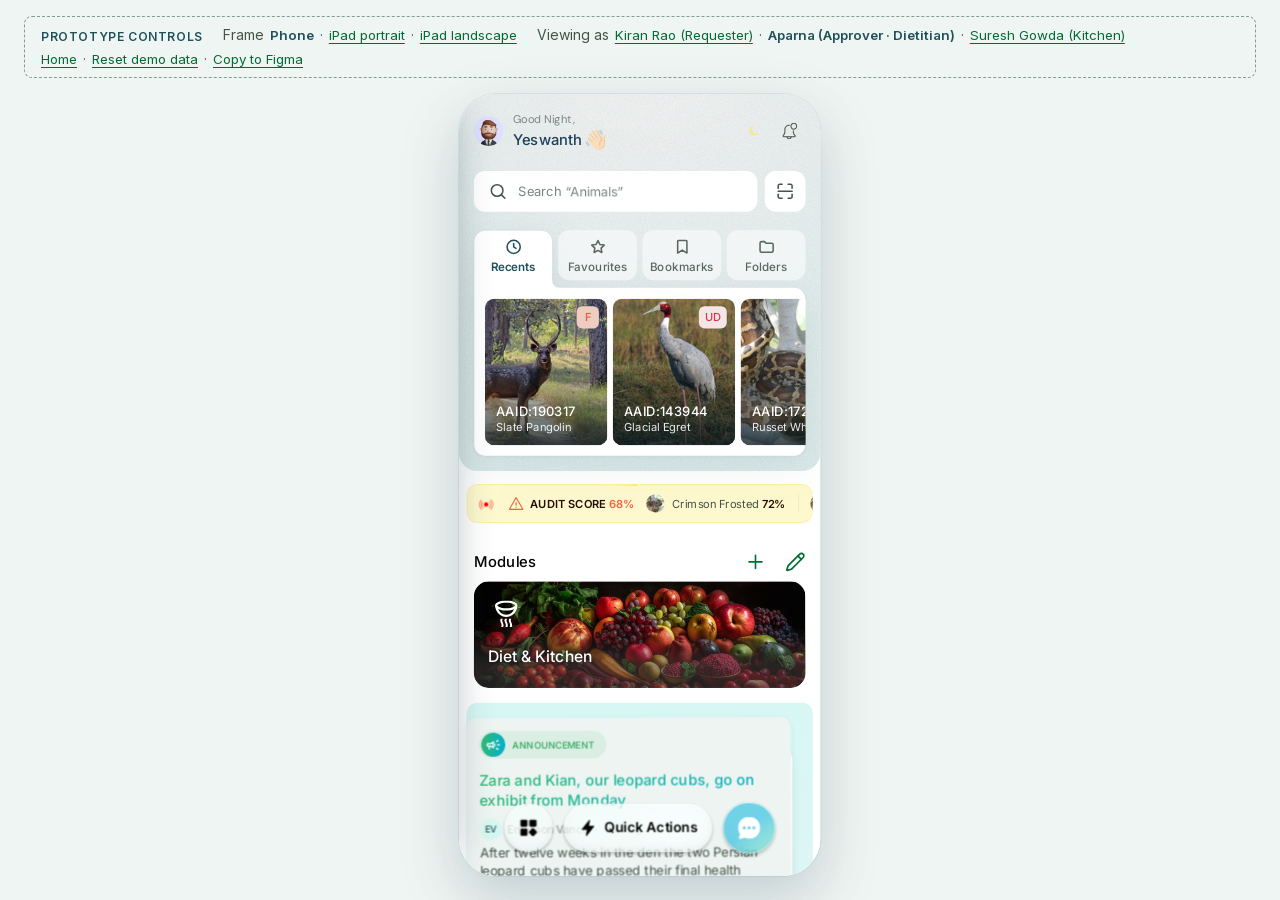
<file: index.html>
<!doctype html>
<html lang="en">
<head>
<meta charset="utf-8">
<!-- maximum-scale=1 stops iPhone Safari zooming in when a text field is tapped; people can still pinch to zoom -->
<meta name="viewport" content="width=device-width, initial-scale=1, maximum-scale=1, viewport-fit=cover">
<meta name="apple-mobile-web-app-capable" content="yes">
<title>Antz Diet and Help Desk · phone and iPad prototype</title>
<!-- Antz Home › Modules › Diet (diets and their history) and Help Desk (requests, Diet among them), for phone (390 × 844) and iPad (834 × 1194, 1194 × 834).
     Look: Antz Design phone and tablet (assets/tokens.css and assets/antz.css, copied unchanged). Masters: js/masters.js. -->
<link rel="preload" href="assets/inter-latin.woff2" as="font" type="font/woff2" crossorigin>
<link rel="stylesheet" href="assets/tokens.css">
<link rel="stylesheet" href="assets/antz.css">
<link rel="stylesheet" href="assets/ds/animal-card.css">
<!-- ?v= on the module's own files: raise it when they change, so a browser holding old copies fetches the new ones -->
<link rel="stylesheet" href="css/module.css?v=154">
<link rel="stylesheet" href="css/diet.css?v=154">
</head>
<body>
<div class="stage">
  <div id="stage-bar" class="stage__bar" role="region" aria-label="Prototype controls, not part of the app"></div>
  <div class="device-slot">
    <div class="device phone" role="application" aria-label="Antz">
      <iframe id="homefr" class="homefr" title="Antz Home" hidden></iframe>
      <div class="app" id="app"><div class="main" id="main"></div></div>
      <div id="over"></div>
      <div id="ovl"></div>
      <div class="az-toast az-toast--success" id="toast" role="status" aria-live="polite"></div>
    </div>
  </div>
</div>
<script src="js/masters.js?v=154"></script>
<script src="js/data.js?v=154"></script>
<script src="js/model.js?v=154"></script>
<script src="js/plan.js?v=154"></script>
<script src="js/ui.js?v=154"></script>
<script src="js/diets.js?v=154"></script>
<script src="js/history.js?v=154"></script>
<script src="js/versions.js?v=154"></script>
<script src="js/helpdesk.js?v=154"></script>
<script src="js/form.js?v=154"></script>
<script src="js/calpick.js?v=154"></script>
<script src="js/suggest.js?v=154"></script>
<script src="js/pdf.js?v=154"></script>
<script src="js/reqviews.js?v=154"></script>
<script src="js/kitchen.js?v=154"></script>
<script src="js/applyto.js?v=154"></script>
<script src="js/app.js?v=154"></script>
</body>
</html>
</file>
<file: assets/tokens.css>
/* Antz mobile + tablet tokens. Source: Figma MD3_Antz variables and Antz text styles
   (VVMS-Mobile, Training, Help Desk, Hospital-Ipad), settled 26 Oct 2026.
   Names match the Figma variable names so a value can be traced back. */

@font-face {
  font-family: "Inter";
  src: url("inter-latin.woff2") format("woff2");
  font-weight: 400 600;
  font-style: normal;
  font-display: swap;
}
@font-face {
  font-family: "Material Symbols Rounded";
  src: url("material-symbols-rounded.woff2") format("woff2");
  font-weight: 400;
  font-style: normal;
  font-display: block;
}

:root {
  /* ---- Colour: MD3_Antz ---- */
  --Primary: #37BD69;
  --OnPrimary: #FFFFFF;
  --OnPrimaryContainer: #1F515B;      /* selected fill, navy action, values */
  --Secondary: #00D6C9;
  --OnSecondary: #FFFFFF;
  --SecondaryContainer: #AFEFEB;
  --OnSecondaryContainer: #1F415B;    /* dark detail header, sheet scrim */
  --Tertiary: #FA6140;
  --TertiaryContainer: #FFBDA8;
  --OnTertiaryContainer: #250E01;
  --Error: #E93353;
  --OnError: #FFFFFF;
  --ErrorContainer: #FFD3D3;
  --OnErrorContainer: #4A0415;
  --addPrimary: #00AFD6;
  --moderatePrimary: #FFE86E;
  --moderateSecondary: #E4B819;
  --notes: #FCF4AE;

  --Background: #EFF5F2;
  --OnBackground: #E1F9ED;
  --Surface: #F2FFF8;
  --OnSurface: #006D35;
  --SurfaceVariant: #DAE7DF;
  --OnSurfaceVariant: #44544A;        /* titles, labels, body */
  --Outline: #839D8D;
  --OutlineVariant: #C3CEC7;
  --displaybgPrimary: #E8F4F2;
  --displaybgSecondary: #DDEBE9;

  --neutralPrimary: #000000;
  --neutralSecondary: #7A8684;        /* meta lines */
  --neutralPrimary20: rgba(0, 0, 0, .20);
  --neutral05: rgba(0, 0, 0, .05);
  --white: #FFFFFF;

  --greenturq: linear-gradient(116.5deg, #00D6C9 8.8%, #37BD69 102%);
  --scrim: rgba(31, 65, 91, .5);      /* OnSecondaryContainer at 50% */

  /* Status tints (fill / text pairs) */
  --status-positive-bg: var(--OnBackground);          --status-positive-fg: var(--OnSurface);
  --status-pending-bg: rgba(255, 232, 110, .30);      --status-pending-fg: var(--moderateSecondary);
  --status-negative-bg: rgba(255, 211, 211, .40);     --status-negative-fg: var(--Error);
  --status-cancelled-bg: rgba(255, 189, 168, .30);    --status-cancelled-fg: var(--Tertiary);
  --status-neutral-bg: var(--neutral05);              --status-neutral-fg: var(--OnSurfaceVariant);
  --status-awaiting-bg: rgba(228, 184, 25, .10);      --status-awaiting-fg: var(--OnTertiaryContainer);

  /* ---- Type: Antz text ---- */
  --font: "Inter", -apple-system, "Segoe UI", Roboto, sans-serif;
  --icon-font: "Material Symbols Rounded";
  --t-stat: 600 28px/1 var(--font);           /* Antz_Stat_Title  (tablet numbers) */
  --t-major-title: 600 24px/1 var(--font);    /* Antz_Major_Title */
  --t-major-medium: 500 24px/1 var(--font);   /* Antz_Major_Medium */
  --t-medium: 500 20px/1 var(--font);         /* Antz_Medium_Medium: screen title */
  --t-minor-title: 600 16px/1 var(--font);    /* Antz_Minor_Title */
  --t-minor-medium: 500 16px/1 var(--font);   /* Antz_Minor_Medium */
  --t-minor-regular: 400 16px/1 var(--font);  /* Antz_Minor_Regular */
  --t-body-title: 600 14px/1 var(--font);     /* Antz_Body_Title */
  --t-body-medium: 500 14px/1 var(--font);    /* Antz_Body_Medium, letter-spacing .1px */
  --t-body-regular: 400 14px/1 var(--font);   /* Antz_Body_Regular; paragraphs use 20px line */
  --t-subtext-title: 600 12px/1 var(--font);  /* Antz_Subtext_title */
  --t-subtext-regular: 400 12px/1 var(--font);/* Antz_Subtext_Regular */
  --t-small: 500 10px/1 var(--font);          /* Antz_Small: badges only */

  /* ---- Space ---- */
  --gutter-phone: 16px;
  --gutter-tablet: 20px;
  --s-2: 2px; --s-4: 4px; --s-8: 8px; --s-12: 12px; --s-16: 16px; --s-20: 20px; --s-24: 24px; --s-32: 32px;

  /* ---- Size ---- */
  --field-h: 56px;
  --btn-main-h: 56px;
  --btn-decision-h: 48px;
  --btn-compact-h: 40px;
  --topbar-h: 72px;
  --nav-h: 80px;
  --search-h: 40px;
  --chip-h: 32px;
  --fab: 56px;
  --touch-min: 44px;

  /* ---- Radius ---- */
  --r-4: 4px; --r-8: 8px; --r-12: 12px; --r-16: 16px; --r-24: 24px; --r-full: 100px;

  /* ---- Elevation (named Figma effects) ---- */
  --e-cards: 0 2px 2px rgba(0, 0, 0, .10);
  --e-1px: 0 1px 1px rgba(0, 0, 0, .10);
  --e-minus1px: 0 -1px 0 rgba(0, 0, 0, .10);
  --e-fab: 0 4px 4px rgba(0, 0, 0, .15);
  --e-menu: 0 4px 14px rgba(0, 0, 0, .15);
}
</file>
<file: assets/antz.css>
/* Antz mobile + tablet reference components. Requires tokens.css.
   Every rule maps to a component in STANDARDS.md §Components; copy these, don't restyle them.
   Phone is the default; add .az-tablet on the screen root for tablet sizes. */

[class*="az-"],[class*="az-"] *,[class*="az-"]::before,[class*="az-"]::after{box-sizing:border-box}
.az-screen{width:390px;min-height:844px;background:var(--displaybgSecondary);font-family:var(--font);color:var(--OnSurfaceVariant);position:relative;overflow:hidden;display:flex;flex-direction:column;-webkit-font-smoothing:antialiased}
.az-screen.az-tablet{width:834px;min-height:1194px}
.az-body{flex:1;padding:16px var(--gutter-phone);display:flex;flex-direction:column;gap:12px}
.az-tablet .az-body{padding:20px var(--gutter-tablet)}
.az-white{background:var(--white)}

/* Icon: Material Symbols Rounded, glyph name as text */
.az-i{font-family:var(--icon-font);font-weight:400;font-style:normal;font-size:24px;line-height:1;letter-spacing:normal;text-transform:none;white-space:nowrap;direction:ltr;-webkit-font-feature-settings:"liga";font-feature-settings:"liga";-webkit-font-smoothing:antialiased;display:inline-block;width:1em;height:1em;overflow:hidden;flex:none;user-select:none}
.az-i--20{font-size:20px}.az-i--18{font-size:18px}.az-i--16{font-size:16px}.az-i--fill{font-variation-settings:"FILL" 1}

/* Top app bar */
.az-topbar{height:var(--topbar-h);background:var(--white);display:flex;align-items:center;gap:4px;padding:26px 16px 22px;border-bottom:1px solid var(--neutral05);flex:none}
.az-topbar__lead{width:30px;height:48px;display:flex;align-items:center;color:var(--OnSurfaceVariant)}
.az-topbar__title{flex:1;font:var(--t-medium);color:var(--OnSurfaceVariant);white-space:nowrap;overflow:hidden;text-overflow:ellipsis}
.az-topswitch{display:flex;align-items:center;gap:4px;flex:none;max-width:45%;font:var(--t-minor-medium);color:var(--OnPrimaryContainer);white-space:nowrap}
.az-iconbtn{width:36px;height:36px;display:grid;place-items:center;color:var(--OnSurfaceVariant);border-radius:var(--r-full)}

/* Dark detail header */
.az-darkhead{background:var(--OnSecondaryContainer);color:var(--white);flex:none}
.az-darkhead__bar{display:flex;align-items:center;gap:8px;padding:32px 16px 12px}
.az-darkhead__title{flex:1;text-align:center;font:var(--t-medium)}
.az-darkhead__who{display:flex;align-items:center;gap:8px;padding:16px 12px 24px 16px}
.az-darkhead__name{font:var(--t-minor-medium)}
.az-darkhead__sub{font:var(--t-body-regular);margin-top:4px}
.az-darkhead + .az-sheetbody{margin-top:-16px}
.az-sheetbody{background:var(--white);border-radius:var(--r-24) var(--r-24) 0 0;padding:24px 16px;flex:1;display:flex;flex-direction:column;gap:20px;position:relative}

/* Avatar */
.az-avatar{width:36px;height:36px;border-radius:var(--r-full);background:var(--Secondary);color:var(--white);font:var(--t-body-medium);display:grid;place-items:center;flex:none}
.az-avatar--24{width:24px;height:24px;font:var(--t-subtext-title);background:var(--Outline)}
.az-avatar--48{width:48px;height:48px;font:var(--t-minor-medium)}

/* Primary tabs: underline */
.az-tabs{display:flex;background:var(--white)}
.az-tab{flex:1;display:flex;align-items:center;justify-content:center;gap:4px;padding:16px;font:var(--t-body-medium);letter-spacing:.1px;color:var(--OnSurfaceVariant);border-bottom:1px solid var(--OutlineVariant)}
.az-tab[aria-selected="true"]{color:var(--Primary);border-bottom:2px solid var(--Primary);padding-bottom:15px}

/* Primary tabs: count */
.az-counttabs{display:flex;background:var(--white);border-bottom:1px solid var(--Background);overflow-x:auto;scrollbar-width:none}
.az-counttab{padding:8px 2px 0;display:flex;flex-direction:column;align-items:center}
.az-counttab__in{padding:0 20px;display:flex;flex-direction:column;align-items:center;gap:4px}
.az-counttab b{font:var(--t-minor-title);color:var(--OnSurfaceVariant)}
.az-counttab span{font:var(--t-subtext-regular);color:var(--OnSurfaceVariant);white-space:nowrap}
.az-counttab::after{content:"";display:block;margin-top:4px;height:2px;width:100%;border-radius:100px 100px 0 0;background:transparent}
.az-counttab[aria-selected="true"] b{color:var(--Primary)}
.az-counttab[aria-selected="true"]::after{background:var(--Primary)}

/* Secondary tab: pill */
.az-segment{display:inline-flex;background:var(--Background);border-radius:var(--r-full);padding:4px}
.az-segment button{all:unset;padding:12px 16px;border-radius:var(--r-full);font:var(--t-body-medium);color:var(--OnSurfaceVariant);cursor:pointer}
.az-segment button[aria-selected="true"]{background:var(--Primary);color:var(--OnPrimary)}

/* Chips */
.az-chips{display:flex;gap:12px;padding:12px 16px;background:var(--white);box-shadow:var(--e-1px);overflow-x:auto;scrollbar-width:none}
.az-chip{height:var(--chip-h);padding:6px 8px;border-radius:var(--r-8);background:var(--displaybgSecondary);color:var(--OnPrimaryContainer);font:var(--t-body-regular);display:flex;align-items:center;white-space:nowrap;flex:none}
.az-chip[aria-selected="true"]{background:var(--OnPrimaryContainer);color:var(--white);font:var(--t-body-medium);letter-spacing:.1px}

/* Search + filter */
.az-searchrow{display:flex;gap:8px;padding:12px 16px;background:var(--white)}
.az-search{flex:1;height:var(--search-h);border-radius:var(--r-8);background:var(--neutral05);display:flex;align-items:center;gap:8px;padding:6px 12px;font:var(--t-subtext-regular);color:var(--OnSurfaceVariant)}
.az-filterbtn{width:40px;height:40px;border-radius:var(--r-8);background:var(--neutral05);display:grid;place-items:center;color:var(--OnSurfaceVariant)}
.az-countline{font:var(--t-body-title);color:var(--OnSurfaceVariant);display:flex;justify-content:space-between;align-items:center}

/* Cards */
.az-card{background:var(--white);border-radius:var(--r-8);overflow:hidden}
.az-card__head{display:flex;justify-content:space-between;align-items:center;padding:8px 12px;border-bottom:1px solid var(--neutral05);font:var(--t-subtext-title)}
.az-card__body{padding:12px;display:flex;flex-direction:column;gap:12px}
.az-card--request{border-radius:var(--r-12);box-shadow:var(--e-cards);display:flex;flex-direction:column;gap:12px}
.az-card--request .az-card__body{padding:0 16px;gap:12px}
.az-reqhead{display:flex;align-items:center;gap:12px;padding:16px 0 0 16px}
.az-dept{width:32px;height:32px;flex:none;border-radius:var(--r-4);background:var(--OnSecondaryContainer);color:var(--white);display:grid;place-items:center}
.az-reqhead__title{flex:1;min-width:0;font:var(--t-medium);color:var(--OnSurfaceVariant);white-space:nowrap;overflow:hidden;text-overflow:ellipsis}
.az-flag{width:52px;height:34px;flex:none;clip-path:polygon(18% 0,100% 0,100% 100%,18% 100%,0 50%);padding-left:9px;display:grid;place-items:center;font:600 24px/1 var(--font);color:var(--white);background:var(--Secondary)}
.az-flag--high{background:var(--Tertiary)}
.az-flag--emergency{background:var(--Error)}
.az-desc{font:var(--t-body-regular);line-height:1.2;color:var(--OnSurfaceVariant);display:-webkit-box;-webkit-line-clamp:2;-webkit-box-orient:vertical;overflow:hidden}
.az-reqfacts{display:flex;justify-content:space-between;align-items:center;font:var(--t-body-regular);color:var(--OnSurfaceVariant)}
.az-reqfacts__files{display:flex;align-items:center;gap:12px}
.az-reqfacts__files span{display:flex;align-items:center;gap:2px}
.az-reqfacts__cost{display:flex;align-items:center;gap:2px;font:var(--t-body-title);color:var(--Primary)}
.az-who{display:flex;align-items:center;gap:8px;min-width:0}
.az-who__name{font:var(--t-minor-medium);color:var(--OnSurfaceVariant)}
.az-who__sub{font:var(--t-body-regular);color:var(--neutralSecondary);margin-top:4px}
.az-meta{font:var(--t-subtext-regular);color:var(--neutralSecondary)}
.az-meta b{font-weight:600;color:var(--OnPrimaryContainer)}
.az-row{display:flex;align-items:center;gap:8px;font:var(--t-body-regular);color:var(--OnSurfaceVariant)}

/* Status pill: 12/600 phone, 14/500 tablet */
.az-pill{display:inline-flex;align-items:center;padding:4px 8px;border-radius:var(--r-4);font:var(--t-subtext-title);white-space:nowrap}
.az-tablet .az-pill{font:var(--t-body-medium)}
.az-pill--positive{background:var(--status-positive-bg);color:var(--status-positive-fg)}
.az-pill--pending{background:var(--status-pending-bg);color:var(--status-pending-fg)}
.az-pill--negative{background:var(--status-negative-bg);color:var(--status-negative-fg)}
.az-pill--cancelled{background:var(--status-cancelled-bg);color:var(--status-cancelled-fg)}
.az-pill--neutral{background:var(--status-neutral-bg);color:var(--status-neutral-fg)}

/* Status strip: request + approval cards only */
.az-strip{margin:0 2px 2px;border-radius:0 0 10px 10px;padding:12px 14px;display:flex;align-items:center;gap:4px;font:var(--t-body-medium);letter-spacing:.1px}
.az-strip__time{margin-left:auto;font:var(--t-subtext-regular);color:rgba(0,0,0,.4)}
.az-strip--awaiting{background:var(--status-awaiting-bg);color:var(--status-awaiting-fg)}
.az-strip--positive{background:var(--status-positive-bg);color:var(--status-positive-fg)}
.az-strip--negative{background:rgba(233,51,83,.1);color:var(--Error)}

/* Form */
.az-section{background:var(--white);border-radius:var(--r-8);padding:12px;display:flex;flex-direction:column;gap:16px}
.az-section__title{display:flex;align-items:center;gap:8px;font:var(--t-minor-medium);color:var(--OnSurfaceVariant)}
.az-field{display:flex;flex-direction:column;gap:8px}
.az-label{font:var(--t-body-medium);color:var(--OnSurfaceVariant)}
.az-label .az-req{color:var(--Tertiary)}
.az-input{height:var(--field-h);background:var(--Surface);border:1px solid var(--OutlineVariant);border-radius:var(--r-8);padding:0 16px;display:flex;align-items:center;gap:8px;font:var(--t-minor-regular);color:var(--OnSurfaceVariant)}
.az-input--placeholder{color:var(--Outline)}
.az-input--select{color:var(--OnPrimaryContainer)}
.az-input .az-i{margin-left:auto;color:var(--OnSurfaceVariant)}
.az-unit{margin-left:auto;display:flex;align-items:center;gap:2px;font:var(--t-body-medium);color:var(--OnPrimaryContainer)}
.az-unit .az-i{margin-left:0;color:inherit}
.az-textarea{min-height:112px;align-items:flex-start;padding-top:12px}
.az-two{display:grid;grid-template-columns:1fr 1fr;gap:16px}
.az-checkrow{border:1px solid var(--OutlineVariant);border-radius:var(--r-8);padding:9px 16px 9px 9px;display:flex;align-items:center;gap:4px;font:var(--t-minor-regular)}
.az-checkrow .az-i{padding:8px;box-sizing:content-box;color:var(--OnSurfaceVariant)}
.az-checkrow[aria-checked="true"] .az-i{color:var(--Primary)}
.az-picked{background:var(--displaybgSecondary);border-radius:var(--r-8);padding:12px;display:flex;align-items:center;gap:12px}
.az-switch{width:39px;height:24px;border-radius:var(--r-full);background:var(--OutlineVariant);position:relative;flex:none}
.az-switch::after{content:"";position:absolute;top:3px;left:3px;width:18px;height:18px;border-radius:50%;background:var(--white);transition:left .18s}
.az-switch[aria-checked="true"]{background:var(--Primary)}
.az-switch[aria-checked="true"]::after{left:18px}

/* Buttons */
.az-btn{height:var(--btn-main-h);border-radius:var(--r-8);display:flex;align-items:center;justify-content:center;gap:8px;font:var(--t-minor-title);color:var(--white);background:var(--Primary);border:0;width:100%;padding:0 16px}
.az-btn--navy{background:var(--OnPrimaryContainer)}
.az-btn--approve{height:var(--btn-decision-h);font:var(--t-minor-medium)}
.az-btn--reject{height:var(--btn-decision-h);font:var(--t-minor-medium);background:var(--Error)}
.az-btn--outline{background:var(--white);color:var(--OnPrimaryContainer);border:1px solid var(--OutlineVariant);font:var(--t-minor-medium)}
.az-btn--add{background:var(--addPrimary);font:var(--t-minor-medium)}
.az-btn--compact{height:var(--btn-compact-h);width:auto}
.az-btn[disabled],.az-btn--disabled{background:var(--SurfaceVariant);color:var(--Outline)}
.az-actionbar{background:var(--white);padding:16px;display:flex;flex-direction:column;gap:12px;flex:none}
.az-actionbar--top{border-radius:var(--r-16) var(--r-16) 0 0;box-shadow:0 -1px 6px rgba(0,0,0,.1);padding:24px 16px}
.az-tablet .az-actionbar--pair{flex-direction:row}

/* FAB */
.az-fab{position:absolute;right:24px;bottom:96px;width:var(--fab);height:var(--fab);border-radius:var(--r-12);background:var(--greenturq);box-shadow:var(--e-fab);color:var(--white);display:grid;place-items:center}
.az-fab--no-nav{bottom:24px}
.az-toast{position:absolute;left:16px;right:16px;bottom:16px;min-height:48px;border-radius:var(--r-24);padding:12px 16px;display:flex;align-items:center;gap:8px;font:var(--t-body-medium);color:var(--white);box-shadow:0 4px 2px rgba(0,0,0,.15)}
.az-toast--success{background:var(--OnSecondaryContainer)}
.az-toast--success>.az-i{color:var(--Primary)}
.az-toast__msg{flex:1;min-width:0;white-space:nowrap;overflow:hidden;text-overflow:ellipsis}
.az-toast__undo{font:var(--t-body-title);color:var(--Primary)}
.az-fab--pill{width:auto;height:48px;border-radius:var(--r-24);background:var(--addPrimary);border:1px solid rgba(255,255,255,.4);padding:14px 12px 14px 10px;display:flex;align-items:center;gap:6px;font:var(--t-minor-medium)}

/* Bottom nav (5 items) */
.az-nav{height:var(--nav-h);background:var(--displaybgPrimary);display:flex;padding:0 8px;gap:8px;flex:none}
.az-nav a{flex:1;display:flex;flex-direction:column;align-items:center;gap:4px;padding:12px 0 16px;font:500 12px/16px var(--font);color:var(--OnSurfaceVariant);text-decoration:none}
.az-nav a span.az-i{width:64px;height:32px;border-radius:16px;display:grid;place-items:center}
.az-nav a[aria-current="page"]{color:var(--OnPrimaryContainer)}
.az-nav a[aria-current="page"] span.az-i{background:var(--SecondaryContainer)}

/* Bottom sheet */
.az-scrim{position:absolute;inset:0;background:var(--scrim);display:flex;align-items:flex-end}
.az-sheet{width:100%;background:var(--white);border-radius:var(--r-16) var(--r-16) 0 0;display:flex;flex-direction:column;max-height:90%}
.az-sheet__handle{width:48px;height:4px;border-radius:10px;background:#999;margin:12px auto 0}
.az-sheet__title{display:flex;align-items:center;justify-content:space-between;padding:20px 16px;font:var(--t-medium);color:var(--OnSurfaceVariant);box-shadow:var(--e-1px)}
.az-sheet__body{background:var(--Background);padding:16px;display:flex;flex-direction:column;gap:12px;overflow:auto}
.az-sheet__foot{background:var(--white);padding:16px;display:flex;gap:16px;border-top:1px solid var(--displaybgPrimary)}
.az-option{background:var(--white);border:1px solid var(--OutlineVariant);border-radius:var(--r-8);padding:12px;display:flex;align-items:center;gap:12px;font:var(--t-minor-medium)}
.az-option[aria-checked="true"]{border-color:var(--Primary);background:var(--Surface)}
.az-option[aria-checked="true"] .az-i{color:var(--Primary)}

/* Confirm popup */
.az-confirm{background:var(--white);border-radius:var(--r-16);padding:16px 0 16px;width:358px;text-align:center;margin:auto}
.az-confirm__icon{font-size:64px;color:var(--Tertiary)}
.az-confirm__title{font:var(--t-minor-title);color:var(--OnPrimaryContainer);margin:16px 24px 8px}
.az-confirm__body{font:var(--t-body-regular);line-height:20px;color:var(--OnSurfaceVariant);margin:0 24px}
.az-confirm__acts{display:flex;gap:12px;padding:24px 16px 0}

/* Menu */
.az-menu{background:var(--Background);border-radius:var(--r-8);box-shadow:var(--e-menu);display:flex;flex-direction:column;gap:1px;overflow:hidden;width:180px}
.az-menu a{background:var(--white);padding:12px 16px;display:flex;align-items:center;gap:8px;font:var(--t-body-medium);color:var(--OnPrimaryContainer);text-decoration:none}
.az-menu a.az-danger{color:var(--Error)}

/* Activity timeline */
.az-timeline{display:flex;flex-direction:column}
.az-tl{display:flex;gap:12px}
.az-tl__dot{width:36px;height:36px;border-radius:50%;display:grid;place-items:center;flex:none;position:relative}
.az-tl:not(:last-child) .az-tl__dot::after{content:"";position:absolute;top:36px;left:17px;width:2px;height:calc(100% + 0px);background:rgba(31,81,91,.05)}
.az-tl__text{padding:10px 0 16px;display:flex;flex-direction:column;gap:4px}
.az-tl__title{font:var(--t-body-medium);color:var(--OnSurfaceVariant)}
.az-tl__meta{font:var(--t-subtext-regular);color:var(--neutralSecondary)}

/* Detail rows */
.az-drow{display:flex;gap:12px;align-items:flex-start}
.az-drow__label{font:var(--t-body-regular);color:var(--neutralSecondary)}
.az-drow__value{font:var(--t-body-medium);color:var(--OnSurfaceVariant);margin-top:4px}

/* Empty state (Help Desk) */
.az-empty{flex:1;display:grid;place-items:center;font:var(--t-medium);color:var(--OnSurfaceVariant)}

/* Entity cards — only the ones measured in Figma. Section and enclosure cards: not yet sourced (STANDARDS §12). */
/* Animal card: Figma "Animal Card For Selection" (Training 193:9208 / 225:6202) */
.az-animal{display:flex;align-items:flex-start;gap:8px;padding:8px;border-radius:var(--r-12);background:var(--Background);color:var(--OnSurfaceVariant);overflow:hidden}
.az-animal__d{flex:1;min-width:0;display:flex;flex-direction:column;gap:4px;align-self:center}
.az-animal__d > span{white-space:nowrap;overflow:hidden;text-overflow:ellipsis;font:var(--t-body-medium);letter-spacing:.1px}
.az-animal__tag{font:var(--t-body-title)!important;letter-spacing:0!important;color:var(--OnPrimaryContainer)}
.az-animal__sci{font:italic 400 14px/1 var(--font)!important;color:var(--neutralSecondary)}
.az-photo{position:relative;width:104px;height:104px;flex:none;border-radius:var(--r-8);overflow:hidden}
.az-photo > img{position:absolute;inset:0;width:100%;height:100%;object-fit:cover}
.az-photo__sex{position:absolute;left:4px;top:4px;width:24px;height:24px;border-radius:6px;background:var(--Secondary);color:var(--white);display:grid;place-items:center;font:var(--t-small);filter:drop-shadow(0 2px 1px rgba(0,0,0,.1))}
.az-photo__sex--F{background:var(--Tertiary)}.az-photo__sex--UD{background:var(--Error)}
.az-photo__cites{position:absolute;left:73px;top:4px;height:24px;padding:4px 6px;border-radius:6px;background:rgba(0,0,0,.4);color:var(--white);display:flex;align-items:center;font:var(--t-small);white-space:nowrap}
.az-photo__exp{position:absolute;right:4px;bottom:4px;width:16px;height:16px}
.az-photo__exp img{position:absolute;left:-4px;top:0;width:24px;height:23.17px;max-width:none}
/* Site row for choosing (VVMS 22:10637; selected 370:10985) */
.az-site{background:var(--white);border:1px solid transparent;border-radius:var(--r-8);padding:12px;display:flex;align-items:center;gap:12px}
.az-site__thumb{width:48px;height:48px;border-radius:var(--r-4);background:var(--neutral05);object-fit:cover;flex:none}
.az-site__name{font:var(--t-minor-medium);color:var(--OnSurfaceVariant)}
.az-site__sub{font:var(--t-body-regular);color:var(--OnSurfaceVariant);margin-top:4px}
.az-site > .az-i{margin-left:auto;color:var(--OnSurfaceVariant)}
.az-site[aria-checked="true"]{border-color:var(--Primary)}
.az-site[aria-checked="true"] > .az-i{color:var(--Primary)}
/* Site picked into a form (Training 225:5782) */
.az-site--picked{height:56px;padding:8px;background:var(--displaybgPrimary);border:1px solid var(--white)}
.az-site--picked .az-site__thumb{width:40px;height:40px}
.az-site--picked > .az-i{color:var(--Tertiary)}

/* Stat tile (Egg module stats section) */
.az-stats{background:var(--Background);padding:16px;display:grid;grid-template-columns:1fr 1fr;gap:12px}
.az-tablet .az-stats{grid-template-columns:repeat(4,1fr)}
.az-stat{display:flex;align-items:flex-start;justify-content:space-between;gap:8px;padding:12px 12px 12px 16px;border-radius:var(--r-8);background:var(--white);min-width:0}
.az-stat__txt{display:flex;flex-direction:column;gap:2px;min-width:0}
.az-stat__value{font:600 24px/1.2 var(--font);color:var(--neutralPrimary)}
.az-tablet .az-stat__value{font-size:28px}
.az-stat__label{font:400 12px/1.3 var(--font);color:var(--OnSurfaceVariant)}
.az-stat__icon{width:44px;height:44px;border-radius:var(--r-8);display:grid;place-items:center;flex:none}
.az-stat--turquoise .az-stat__icon{background:rgba(175,239,235,.4);color:var(--Secondary)}
.az-stat--green .az-stat__icon{background:rgba(55,189,105,.1);color:var(--Primary)}
.az-stat--coral .az-stat__icon{background:rgba(255,189,168,.2);color:var(--Tertiary)}
.az-stat--amber .az-stat__icon{background:rgba(252,244,174,.4);color:var(--moderateSecondary)}

/* Filter screen */
.az-filter{position:relative;background:var(--white);display:flex;flex-direction:column;font-family:var(--font);height:100%}
.az-filter__head{display:flex;align-items:center;justify-content:space-between;padding:44px 16px 16px;font:var(--t-medium);color:var(--OnSurfaceVariant);box-shadow:var(--e-1px)}
.az-filter__body{flex:1;display:flex;min-height:0}
.az-filter__rail{width:162px;background:var(--Background);flex:none}
.az-filter__cat{height:40px;padding:12px 16px;font:var(--t-body-title);color:var(--OnPrimaryContainer)}
.az-filter__cat[aria-selected="true"]{background:var(--white)}
.az-filter__opts{flex:1;padding:16px;display:flex;flex-direction:column;gap:12px;min-width:0}
.az-filter__search{display:flex;align-items:center;gap:8px;background:var(--white);border:1px solid var(--OutlineVariant);border-radius:var(--r-4);padding:11px 12px;font:var(--t-subtext-regular);color:var(--Outline)}
.az-filter__search .az-i{color:var(--OnSurfaceVariant)}
.az-filter__list{display:flex;flex-direction:column;gap:20px;padding-top:4px}
.az-filter__opt{display:flex;align-items:center;gap:8px;font:var(--t-subtext-regular);color:var(--OnSurfaceVariant)}
.az-filter__opt[aria-checked="true"] .az-i{color:var(--Primary)}
.az-filter__foot{height:80px;padding:0 16px;display:flex;align-items:center;gap:8px;background:var(--white);box-shadow:var(--e-minus1px)}
.az-filter__count{flex:1;font:var(--t-body-regular);color:var(--OnSurfaceVariant)}
.az-filter__foot .az-btn--outline{font:var(--t-body-medium)}

/* ---------- Patterns and parts (26 Oct 2026, from the hub module audit; temporary until drawn in Figma) ---------- */
/* Segmented control (Necropsy) */
.az-seg{height:45px;background:var(--Background);border-radius:var(--r-8);padding:4px;display:flex;gap:4px}
.az-seg > span{flex:1;border-radius:5px;display:grid;place-items:center;font:var(--t-body-medium);color:var(--OnSurfaceVariant);white-space:nowrap}
.az-seg > span[aria-selected="true"]{background:var(--Primary);color:var(--white);font:var(--t-body-title)}
/* Pick from a list */
.az-pickrow{background:var(--white);border:1px solid var(--OutlineVariant);border-radius:var(--r-8);min-height:56px;padding:8px 12px;display:flex;align-items:center;gap:12px}
.az-pickrow[aria-checked="true"]{border-color:var(--Primary);background:var(--Surface)}
.az-pickrow[aria-checked="true"] > .az-i{color:var(--Primary)}
.az-pickrow--locked{background:var(--SurfaceVariant)}
.az-pickrow--locked > .az-i{color:var(--Outline)}
.az-pickrow__t{flex:1;min-width:0;display:flex;flex-direction:column;gap:4px}
.az-pickrow__t b{font:var(--t-minor-medium);color:var(--OnSurfaceVariant)}
.az-pickrow__t span{font:var(--t-body-regular);color:var(--neutralSecondary)}
.az-picktray{position:absolute;left:0;right:0;bottom:0;background:var(--white);box-shadow:var(--e-minus1px);padding:12px 16px 16px;display:flex;align-items:center;justify-content:space-between;gap:12px}
.az-picktray__n{display:flex;align-items:center;gap:4px;font:var(--t-body-title);color:var(--OnPrimaryContainer)}
.az-picktray .az-btn{width:auto;padding:0 28px}
/* Empty state with action */
.az-emptystate{margin:64px auto 0;display:flex;flex-direction:column;align-items:center;gap:8px;text-align:center;color:var(--OnSurfaceVariant)}
.az-emptystate > .az-i{width:64px;height:64px;border-radius:var(--r-full);background:var(--Background);display:grid;place-items:center;font-size:28px}
.az-emptystate b{font:var(--t-medium)}
.az-emptystate span{font:var(--t-body-regular);color:var(--neutralSecondary)}
/* Choice tiles */
.az-tile{background:var(--white);border:1px solid var(--OutlineVariant);border-radius:var(--r-8);padding:12px;display:flex;align-items:center;gap:12px}
.az-tile__t{flex:1;display:flex;flex-direction:column;gap:4px}
.az-tile__t b{font:var(--t-minor-medium);color:var(--OnSurfaceVariant)}
.az-tile__t span{font:var(--t-body-regular);color:var(--neutralSecondary)}
.az-tile[aria-checked="true"]{border-color:var(--Primary);background:var(--Surface)}
.az-tile[aria-checked="true"] > .az-i{color:var(--Primary)}
.az-tile--locked{background:var(--SurfaceVariant);opacity:.7}
.az-tiles{display:grid;grid-template-columns:repeat(2,minmax(0,1fr));gap:12px}
/* Card and detail parts */
.az-keyval{display:flex;justify-content:space-between;align-items:baseline;gap:12px;font:var(--t-body-regular);color:var(--neutralSecondary)}
.az-keyval b{font:var(--t-body-title);color:var(--OnSurfaceVariant)}
.az-kvgrid{display:grid;grid-template-columns:1fr 1fr;gap:12px}
.az-kvgrid > div{display:flex;flex-direction:column;gap:4px}
.az-kvgrid span{font:var(--t-subtext-regular);color:var(--neutralSecondary)}
.az-kvgrid b{font:var(--t-body-medium);color:var(--OnSurfaceVariant)}
.az-dsec{background:var(--Surface);padding:16px;border-top:1px solid var(--neutral05);display:flex;flex-direction:column;gap:12px}
.az-filetile{width:64px;height:64px;border-radius:var(--r-8);background:var(--displaybgSecondary);display:grid;place-items:center;color:var(--OnSurfaceVariant);flex:none}
.az-statusbar{background:var(--white);border-radius:var(--r-16) var(--r-16) 0 0;box-shadow:0 -1px 6px rgba(0,0,0,.1);padding:20px 16px;display:flex;flex-direction:column;gap:6px}
.az-statusbar > span{font:var(--t-body-regular);color:var(--neutralSecondary)}
.az-statusbar > b{font:var(--t-minor-title);color:var(--OnSurfaceVariant)}
.az-statusbar__progress{height:8px;border-radius:4px;background:var(--Background);overflow:hidden;margin:4px 0}
.az-statusbar__progress i{display:block;height:100%;background:var(--Primary);border-radius:4px}
.az-statusbar__actions{display:flex;gap:12px;margin-top:10px}
.az-statusbar__actions .az-btn{flex:1}
/* Select several */
.az-selbar{height:56px;margin:0 16px;border-radius:var(--r-8);background:var(--SecondaryContainer);display:flex;align-items:center;gap:12px;padding:0 12px;font:var(--t-medium);color:var(--OnSurfaceVariant)}
.az-selbar > span:nth-child(2){flex:1}
.az-suggest{height:60px;border-radius:var(--r-8);background:var(--Primary);color:var(--white);display:flex;align-items:center;gap:12px;padding:0 12px;font:var(--t-minor-title)}
.az-suggest > .az-i:first-child{width:36px;height:36px;border-radius:var(--r-8);background:rgba(255,255,255,.2);display:grid;place-items:center}
.az-suggest > span:nth-child(2){flex:1}
.az-actrow{display:flex;gap:8px}
.az-actrow .az-btn{height:44px;flex:1;font:var(--t-body-medium)}
/* Number pad */
.az-numval{background:var(--Background);border-radius:var(--r-12);padding:16px;display:flex;align-items:baseline;gap:8px}
.az-numval b{font:600 48px/1 var(--font);color:var(--OnSurfaceVariant)}
.az-numval span{font:var(--t-minor-medium);color:var(--OnPrimaryContainer)}
.az-numval small{margin-left:auto;font:var(--t-subtext-regular);color:var(--neutralSecondary)}
.az-numpad{display:grid;grid-template-columns:repeat(3,1fr);gap:8px}
.az-numpad > span{height:60px;border-radius:10px;background:var(--white);box-shadow:0 1px 0 rgba(0,0,0,.12);display:grid;place-items:center;font:var(--t-medium);color:var(--OnSurfaceVariant)}
.az-numpad > span.alt{background:var(--Background)}
/* Slider */
.az-slider{padding:12px 0}
.az-slider__track{position:relative;height:4px;border-radius:2px;background:var(--SurfaceVariant)}
.az-slider__fill{position:absolute;top:0;bottom:0;background:var(--Primary);border-radius:2px}
.az-slider__knob{position:absolute;top:50%;width:20px;height:20px;margin:-10px 0 0 -10px;border-radius:50%;background:var(--Primary);box-shadow:0 0 0 3px var(--white),0 1px 3px rgba(0,0,0,.25)}
.az-slider__ends{display:flex;justify-content:space-between;margin-top:12px;font:var(--t-subtext-regular);color:var(--neutralSecondary)}
/* Stepper */
.az-stepper{display:inline-flex;align-items:center;gap:12px;font:var(--t-minor-title);color:var(--OnSurfaceVariant)}
.az-stepper > .az-i{width:40px;height:40px;border-radius:var(--r-8);background:var(--Background);display:grid;place-items:center;color:var(--OnPrimaryContainer)}
/* Count table */
.az-counttable{display:grid;grid-template-columns:1.4fr 1fr 1fr;gap:8px;align-items:center;font:var(--t-body-regular);color:var(--OnSurfaceVariant)}
.az-counttable > b{font:var(--t-body-title)}
.az-counttable > input,.az-counttable > .az-countcell{height:44px;border-radius:var(--r-8);border:1px solid var(--OutlineVariant);background:var(--Surface);display:grid;place-items:center;font:var(--t-minor-medium)}
.az-counttotal{display:flex;justify-content:space-between;padding:12px;border-radius:var(--r-8);background:var(--Background);font:var(--t-body-title);color:var(--OnSurfaceVariant)}
/* Accordion section */
.az-acc{background:var(--white);border-radius:var(--r-8);padding:12px;display:flex;flex-direction:column;gap:12px}
.az-acc__head{display:flex;align-items:center;gap:8px;font:var(--t-body-medium);letter-spacing:.4px;text-transform:uppercase;color:var(--neutralSecondary)}
.az-acc__head > span:first-child{flex:1}
/* Upload */
.az-upload{border-radius:var(--r-8);background:rgba(0,175,214,.1);padding:20px;display:flex;flex-direction:column;align-items:center;gap:8px;text-align:center}
.az-upload > .az-i{width:56px;height:56px;border:1.5px dashed var(--addPrimary);border-radius:var(--r-8);display:grid;place-items:center;color:var(--addPrimary)}
.az-upload b{font:var(--t-body-title);color:var(--Primary)}
.az-upload span{font:var(--t-subtext-regular);color:var(--neutralSecondary)}
/* Comments */
.az-comment{display:flex;gap:8px;align-items:flex-start}
.az-comment__b{flex:1;display:flex;flex-direction:column;gap:4px;font:var(--t-body-regular);color:var(--OnSurfaceVariant)}
.az-comment__b b{font:var(--t-body-medium)}
.az-comment__b small{font:var(--t-subtext-regular);color:var(--neutralSecondary)}
.az-composer{display:flex;align-items:center;gap:8px;padding:12px 16px;background:var(--white);box-shadow:var(--e-minus1px)}
.az-composer > span:nth-child(2){flex:1;height:44px;border-radius:22px;background:var(--displaybgPrimary);display:flex;align-items:center;padding:0 16px;font:var(--t-body-regular);color:var(--neutralSecondary)}
.az-composer > .az-i:last-child{width:44px;height:44px;border-radius:50%;background:var(--Primary);color:var(--white);display:grid;place-items:center}
/* Lines inside forms */
.az-warnline{display:flex;gap:8px;align-items:flex-start;padding:8px 12px;border-radius:var(--r-8);background:rgba(228,184,25,.12);font:var(--t-subtext-regular);color:var(--status-awaiting-fg)}
.az-hintline{display:flex;gap:8px;align-items:flex-start;padding:8px 12px;border-radius:var(--r-8);background:var(--Background);font:var(--t-subtext-regular);color:var(--OnSurfaceVariant)}
.az-lastline{display:flex;align-items:center;gap:4px;font:var(--t-body-medium);color:var(--OnPrimaryContainer)}
.az-draftstamp{font:var(--t-subtext-regular);color:var(--neutralSecondary);display:block;margin-top:2px}
/* Counts that filter */
.az-countstrip{background:var(--white);border-radius:var(--r-8);display:grid;grid-template-columns:repeat(4,1fr)}
.az-countstrip > span{padding:12px 8px;display:flex;flex-direction:column;align-items:center;gap:4px;font:var(--t-subtext-regular);color:var(--OnSurfaceVariant);border-bottom:2px solid transparent}
.az-countstrip > span b{font:var(--t-minor-title)}
.az-countstrip > span[aria-selected="true"]{border-bottom-color:var(--Primary)}
.az-countstrip > span[aria-selected="true"] b{color:var(--Primary)}
/* Scan button beside search */
.az-scanbtn{width:40px;height:40px;border-radius:var(--r-8);background:var(--Primary);color:var(--white);display:grid;place-items:center;flex:none}
/* Value tile with sparkline */
.az-valtile{background:var(--white);border-radius:var(--r-12);padding:12px;display:flex;flex-direction:column;gap:6px;min-width:150px}
.az-valtile__h{display:flex;justify-content:space-between;font:var(--t-body-medium);color:var(--OnSurfaceVariant)}
.az-valtile b{font:var(--t-major-title);color:var(--OnSurfaceVariant)}
.az-valtile svg{width:100%;height:32px}
</file>
<file: assets/ds/animal-card.css>
/* components/animal-card/animal-card.css — the Antz app's animal card (recordings of 17 Nov), on the kit's tokens (shared/tokens.css). */
.az-ac { position: relative; border-radius: 12px; background: var(--OnPrimary); border: 1.5px solid transparent; box-shadow: 0 4px 14px rgb(from var(--neutralPrimary) r g b / 8%); transition: opacity .15s ease, border-color .15s ease; cursor: default; }
.az-ac[data-act] { cursor: pointer; }
.az-ac[data-act]:active { opacity: .45; }                     /* pressed animation */
.az-ac.is-picked { border-color: var(--Primary); box-shadow: none; }
.az-ac-row { display: flex; align-items: center; gap: 8px; padding: 8px; }
.az-ac-col { flex: 1; min-width: 0; display: flex; flex-direction: column; gap: 10px; }
/* photo: 104 square, sex tag top left, expand corner bottom right */
.az-ac-ph { position: relative; flex: none; width: 104px; height: 104px; border-radius: 8px; overflow: hidden; background: var(--SecondaryContainer); display: grid; place-items: center; }
.az-ac-ph--big { width: 100%; height: 150px; }
.az-ac-ph__img { position: absolute; inset: 0; width: 100%; height: 100%; object-fit: cover; }
.az-ac-ph__sil { width: 78%; height: 78%; object-fit: contain; }
.az-ac-ph__sil--logo { width: 46%; height: 46%; opacity: .55; }
.az-ac-ph--big .az-ac-ph__sil { width: 58%; height: 72%; }
.az-ac-tag { position: absolute; top: 4px; left: 4px; min-width: 24px; height: 24px; padding: 4px 6px; box-sizing: border-box; border-radius: 6px; display: inline-flex; align-items: center; justify-content: center; gap: 4px; font: var(--t-small); color: var(--OnPrimary); white-space: nowrap; filter: drop-shadow(0 2px 1px rgb(from var(--neutralPrimary) r g b / 10%)); }
.az-ac-tag img { display: block; transform: scaleY(-1); }
/* gender tags, Figma 38280:31074 (colour over white) */
.az-ac-tag--m { background: var(--Secondary); }
.az-ac-tag--f { background: linear-gradient(rgb(from var(--Tertiary) r g b / 70%), rgb(from var(--Tertiary) r g b / 70%)), var(--OnPrimary); }
.az-ac-tag--ud { background: linear-gradient(rgb(from var(--Error) r g b / 70%), rgb(from var(--Error) r g b / 70%)), var(--OnPrimary); }
.az-ac-tag--id { background: linear-gradient(rgb(from var(--addPrimary) r g b / 60%), rgb(from var(--addPrimary) r g b / 60%)), var(--OnPrimary); }
.az-ac-tag--g { background: linear-gradient(rgb(from var(--OnSurface) r g b / 60%), rgb(from var(--OnSurface) r g b / 60%)), var(--OnPrimary); }
.az-ac-tag--dead { background: var(--OnErrorContainer); }                        /* MD3_Antz/OnErrorContainer */
.az-ac-cites { position: absolute; top: 4px; right: 4px; height: 24px; padding: 4px 6px; box-sizing: border-box; border-radius: 6px; background: rgb(from var(--neutralPrimary) r g b / 40%); box-shadow: 0 2px 2px rgb(from var(--neutralPrimary) r g b / 10%); font: var(--t-small); line-height: 16px; color: var(--OnPrimary); text-shadow: 0 1px 4px rgb(from var(--neutralPrimary) r g b / 25%); }
.az-ac-exp { position: absolute; right: 0; bottom: 0; width: 28px; height: 28px; display: grid; place-items: center; padding: 0; border: 0; background: none; cursor: pointer; }
.az-ac-ph--84 { width: 84px; height: 84px; }
.az-ac-ph--big .az-ac-exp { top: 2px; bottom: auto; }
/* expanded photo strip: AAID left, age + weight chips right */
.az-ac-strip { position: absolute; left: 0; right: 0; bottom: 0; display: flex; align-items: center; justify-content: space-between; gap: 8px; padding: 6px 8px; background: rgb(from var(--neutralPrimary) r g b / 40%); }
.az-ac-strip__id { font: var(--t-body-title); color: var(--OnPrimary); }
.az-ac-chips { display: flex; gap: 6px; }
.az-ac-chip { display: inline-flex; align-items: center; gap: 3px; height: 20px; padding: 0 6px; border-radius: 4px; background: var(--OnPrimary); font: var(--t-small); color: var(--OnSurfaceVariant); }
.az-ac-chip--w { background: var(--TertiaryContainer); color: var(--Error); }   /* TertiaryContainer + Error */
/* text */
.az-ac-b { flex: 1; min-width: 0; display: flex; flex-direction: column; gap: 4px; align-self: center; }
.az-ac-top { display: flex; align-items: center; gap: 2px; min-width: 0; }
.az-ac-top .az-ac-l--aaid { flex: 1; }
.az-ac-extra { font: var(--t-body-title); color: var(--OnSurface); }
.az-ac-l { font: var(--t-body-medium); letter-spacing: .1px; color: var(--OnSurfaceVariant); white-space: nowrap; overflow: hidden; text-overflow: ellipsis; }
.az-ac-l--aaid { font: var(--t-body-title); letter-spacing: 0; color: var(--OnPrimaryContainer); }
.az-ac-l--sci { font: var(--t-body-regular); font-style: italic; color: var(--neutralSecondary); }
.az-ac-b--big { gap: 4px; padding: 0 2px 2px; }
.az-ac-d { font: var(--t-body-regular); color: var(--OnSurfaceVariant); white-space: nowrap; overflow: hidden; text-overflow: ellipsis; }
.az-ac-d b { font: var(--t-body-medium); letter-spacing: .1px; }
.az-ac-d i { color: var(--neutralSecondary); }
.az-ac-status { align-self: flex-start; margin-top: 4px; padding: 3px 8px; border-radius: 4px; background: var(--addPrimary); font: var(--t-subtext-title); color: var(--OnPrimary); }
/* trailing control */
.az-ac-ctl { flex: none; display: grid; place-items: center; min-width: 24px; }
.az-ac-radio { width: 20px; height: 20px; border-radius: 50%; border: 2px solid var(--Outline); box-sizing: border-box; }
.az-ac-radio.is-on { border-color: var(--Primary); box-shadow: inset 0 0 0 3px var(--OnPrimary); background: var(--Primary); }
.az-ac-check { color: var(--OnPrimary); width: 18px; height: 18px; border-radius: 3px; border: 2px solid var(--Outline); box-sizing: border-box; display: grid; place-items: center; }
.az-ac-check.is-on { border-color: var(--Primary); background: var(--Primary); }
.az-ac-remove { width: 32px; height: 32px; display: grid; place-items: center; border: 0; background: none; color: var(--Error); cursor: pointer; }
.az-ac--big .az-ac-row { align-items: center; }
/* list with "+ N more" */
.az-ac-list { display: flex; flex-direction: column; gap: 8px; }
.az-ac-more { align-self: center; border: 0; background: none; padding: 6px 12px; font: var(--t-body-medium); color: var(--OnPrimaryContainer); cursor: pointer; }
/* skeleton */
.az-ac--sk { box-shadow: none; }
.az-ac-sk__ph { width: 104px; height: 104px; flex: none; border-radius: 8px; }
.az-ac-sk__b { flex: 1; display: flex; flex-direction: column; gap: 8px; }
.az-ac-sk__b i { display: block; height: 10px; border-radius: 5px; }
.az-ac-sk__b i:nth-child(1) { width: 70%; } .az-ac-sk__b i:nth-child(2) { width: 85%; } .az-ac-sk__b i:nth-child(3) { width: 60%; } .az-ac-sk__b i:nth-child(4) { width: 75%; } .az-ac-sk__b i:nth-child(5) { width: 40%; }
.az-ac-sk__ph, .az-ac-sk__b i { background: linear-gradient(90deg, var(--SurfaceVariant) 0%, var(--Background) 50%, var(--SurfaceVariant) 100%); background-size: 200% 100%; animation: ac-sk 1.2s ease-in-out infinite; }
@keyframes ac-sk { from { background-position: 100% 0; } to { background-position: -100% 0; } }
@media (prefers-reduced-motion: reduce) { .az-ac-sk__ph, .az-ac-sk__b i { animation: none; } .az-ac { transition: none; } }

.az-ac--sum { cursor: default; }
.az-ac--sum .az-ac-row { align-items: center; }

/* expanded: photo full width on top, then the details (left aligned with the photo) and the control */
.az-ac-top-ph { padding: 8px 8px 0; }
.az-ac-row--big { align-items: center; padding: 10px 8px 10px; }
.az-ac-row--big .az-ac-b--big { align-self: auto; padding: 0; }

/* expand / collapse motion: height glide + content fade (the photo grows on expand, settles on collapse) */
.az-ac--anim { overflow: hidden; transition: height .28s cubic-bezier(.2, .8, .2, 1), border-color .15s ease; }
.az-ac--anim .az-ac-row, .az-ac--anim .az-ac-top-ph { animation: ac-fade .28s ease both; }
.az-ac--opening .az-ac-ph--big { animation: ac-grow .28s cubic-bezier(.2, .8, .2, 1) both; transform-origin: top left; }
.az-ac--closing .az-ac-ph { animation: ac-settle .28s cubic-bezier(.2, .8, .2, 1) both; transform-origin: top left; }
@keyframes ac-fade { from { opacity: 0; } to { opacity: 1; } }
@keyframes ac-grow { from { transform: scale(.42, .7); opacity: .6; } to { transform: none; opacity: 1; } }
@keyframes ac-settle { from { transform: scale(1.35); opacity: .6; } to { transform: none; opacity: 1; } }
@media (prefers-reduced-motion: reduce) { .az-ac--anim, .az-ac--anim * { transition: none !important; animation: none !important; } }
</file>
<file: css/module.css>
/* css/module.css — the Diet module on Antz Design (assets/tokens.css + assets/antz.css, copied unchanged).
   Here: the prototype stage, the device frames, phone and iPad layouts, and the diet parts the design system does not have yet. */

*{box-sizing:border-box}
html,body{margin:0;height:100%}
body{background:var(--displaybgSecondary);font-family:var(--font);color:var(--OnSurfaceVariant);-webkit-font-smoothing:antialiased}
button{font-family:inherit;color:inherit;background:none;border:0;padding:0;margin:0;cursor:pointer;text-align:inherit}
button:focus-visible,a:focus-visible,input:focus-visible,select:focus-visible,textarea:focus-visible{outline:2px solid var(--addPrimary);outline-offset:2px}
input,select,textarea{font-family:inherit}
a{color:inherit;text-decoration:none}
.grow{flex:1;min-width:0}
.vh{position:absolute!important;width:1px;height:1px;overflow:hidden;clip:rect(0 0 0 0);white-space:nowrap}

/* ---------- the stage, outside the device: prototype controls only ---------- */
.stage{min-height:100%;display:flex;flex-direction:column;align-items:center;padding:16px 24px 24px;gap:16px}
.stage__bar{display:flex;flex-wrap:wrap;align-items:center;gap:8px 20px;padding:10px 16px;border:1px dashed var(--Outline);border-radius:var(--r-8);font:var(--t-body-regular);color:var(--OnSurfaceVariant);max-width:100%}
.stage__bar b.cap{font:var(--t-subtext-title);letter-spacing:.6px;text-transform:uppercase;color:var(--OnPrimaryContainer)}
.stage__grp{display:flex;align-items:center;gap:6px;flex-wrap:wrap}
.stage__opt{color:var(--OnSurface);text-decoration:underline;text-underline-offset:3px}
.stage__opt[aria-current="true"]{font-weight:600;text-decoration:none;color:var(--OnPrimaryContainer)}
.device-slot{position:relative;flex:none}
.device{position:absolute;left:0;top:0;transform-origin:0 0;overflow:hidden;background:var(--Background);box-shadow:0 24px 64px rgba(31,65,91,.22),0 0 0 1px rgba(31,65,91,.08)}
.device.phone{width:390px;height:844px;border-radius:40px}
.device.tab-p{width:834px;height:1194px;border-radius:24px}
.device.tab-l{width:1194px;height:834px;border-radius:24px}
body.fill .stage{padding:0}
body.fill .stage__bar{display:none}
/* on a real phone or iPad the app is the visible screen: pinned to the edges the browser actually shows (not 100vh, which mobile browsers
   measure as if the address bar and toolbar were not there, pushing the bottom bars under them), and clear of the notch and home indicator */
body.fill{overflow:hidden;overscroll-behavior:none;background:var(--white)}
body.fill .device{position:fixed;top:env(safe-area-inset-top,0px);right:env(safe-area-inset-right,0px);bottom:env(safe-area-inset-bottom,0px);left:env(safe-area-inset-left,0px);width:auto!important;height:auto!important;border-radius:0;transform:none!important;box-shadow:none}
@supports (height:100dvh){body.fill .device{max-height:calc(100dvh - env(safe-area-inset-top,0px) - env(safe-area-inset-bottom,0px))}}

/* ---------- the app: panes and the bottom navigation ---------- */
.app{position:absolute;inset:0;display:flex;flex-direction:column}
.main{flex:1;min-height:0;display:flex}
.tab .main{gap:8px;padding:12px;background:var(--displaybgSecondary)}
.pane{position:relative;display:flex;flex-direction:column;min-width:0;min-height:0;background:var(--Background)}
.phone .pane{flex:1}
.tab .pane{border-radius:var(--r-12);overflow:hidden}
.pane__body{flex:1;min-height:0;overflow-y:auto;overflow-x:hidden;overscroll-behavior:contain}
.pane__foot{flex:none}
.pane--fill{flex:1}
.pane--w300{flex:0 0 300px}.pane--w320{flex:0 0 320px}.pane--w340{flex:0 0 340px}.pane--w360{flex:0 0 360px}.pane--w400{flex:0 0 400px}
.body{padding:16px var(--gutter-phone) 24px;display:flex;flex-direction:column;gap:12px}
.tab .body{padding:16px 16px 24px}
.tab .pane--fill .body{padding:20px var(--gutter-tablet) 32px}
.body--flush{padding-top:0}
.az-topbar{gap:8px}
.az-topbar__lead{width:auto;min-width:30px}
.tab .az-topbar{padding:20px}
.az-topbar .az-iconbtn{flex:none}
@media (hover:hover){.az-iconbtn:hover{background:var(--neutral05)}}
.az-topswitch{cursor:pointer}
.az-topbar__title small{display:block;font:var(--t-body-regular);color:var(--neutralSecondary);margin-top:4px;overflow:hidden;text-overflow:ellipsis}
.az-topbar--two{height:auto;min-height:var(--topbar-h);padding-top:16px;padding-bottom:12px}

/* phone bottom navigation is az-nav; the tablet one is the designed tablet variant: three or four items, a white box when picked */
.az-nav a{cursor:pointer}
.navt{height:97px;flex:none;display:flex;justify-content:center;gap:8px;padding:20px;background:linear-gradient(rgba(0,175,214,.12),rgba(0,175,214,.12)),var(--white)}
.navt a{width:150px;display:flex;flex-direction:column;align-items:center;justify-content:center;gap:4px;border-radius:var(--r-8);padding:8px;font:var(--t-body-regular);color:var(--OnPrimaryContainer);cursor:pointer}
.navt a[aria-current="page"]{background:var(--white);font:var(--t-body-medium)}
.navdot{position:relative}
.navdot::after{content:attr(data-n);position:absolute;top:-4px;right:-10px;min-width:18px;height:18px;padding:0 5px;border-radius:9px;background:var(--Tertiary);color:#fff;font:var(--t-small);display:grid;place-items:center}

/* ---------- lists and rows ---------- */
.list{display:flex;flex-direction:column;gap:12px}
.list--8{gap:8px}
.cap{font:var(--t-body-title);color:var(--OnSurfaceVariant);display:flex;align-items:center;justify-content:space-between;gap:8px;margin-top:4px}
.cap small{font:var(--t-body-regular);color:var(--neutralSecondary)}
.cap .lnk{font:var(--t-body-medium);color:var(--OnPrimaryContainer)}
.meta{font:var(--t-subtext-regular);color:var(--neutralSecondary);line-height:16px}
.sub{font:var(--t-body-regular);color:var(--neutralSecondary);line-height:18px}
.sci{font-style:italic}
.lnk{font:var(--t-body-medium);color:var(--OnPrimaryContainer);display:inline-flex;align-items:center;gap:4px;cursor:pointer}
@media (hover:hover){.lnk:hover{text-decoration:underline}}
.pick{outline:none}
.tab .pick[aria-current="true"],.tab .pick[aria-selected="true"]{box-shadow:0 0 0 1.5px var(--Primary)}

/* species row (list card, 48 thumbnail) */
.sprow{width:100%;background:var(--white);border-radius:var(--r-8);padding:12px;display:flex;align-items:center;gap:12px;text-align:left}
.thumb{width:48px;height:48px;border-radius:var(--r-4);background:var(--neutral05);display:grid;place-items:center;color:var(--Outline);flex:none}
.sprow__t{flex:1;min-width:0;display:flex;flex-direction:column;gap:4px}
.sprow__t b{font:var(--t-minor-medium);line-height:20px;color:var(--OnSurfaceVariant);display:-webkit-box;-webkit-line-clamp:2;-webkit-box-orient:vertical;overflow:hidden}
.sprow__t > span{white-space:nowrap;overflow:hidden;text-overflow:ellipsis}
/* the diet count tile: a big number in the same light blue as the diet avatar; grey when the species has no diet */
.sprow__n{align-self:stretch;min-width:64px;padding:8px;border-radius:var(--r-8);background:color-mix(in srgb,var(--addPrimary) 16%,var(--white));display:flex;flex-direction:column;align-items:center;justify-content:center;gap:4px;flex:none}
.sprow__n b{font:var(--t-major-title);color:color-mix(in srgb,var(--addPrimary) 82%,#000)}
.sprow__n > span{font:var(--t-subtext-title);line-height:16px;color:color-mix(in srgb,var(--addPrimary) 60%,#000)}
.sprow__n--none{background:var(--neutral05)}
.sprow__n--none b,.sprow__n--none > span{color:var(--neutralSecondary)}

/* species header and the level chips */
.sphead{background:var(--white);padding:4px 16px 16px;display:flex;flex-direction:column;gap:12px;flex:none}
.tab .sphead{padding:0 20px 16px}
.facts{display:flex;flex-wrap:wrap;gap:4px 16px;font:var(--t-body-regular);color:var(--OnSurfaceVariant)}
.facts b{font:var(--t-body-title)}
.az-chips{flex:none;position:relative;z-index:1}
.az-chip{cursor:pointer}
@media (hover:hover){.az-chip:not([aria-selected="true"]):hover{background:var(--SurfaceVariant)}}
.tab .az-chips{padding:12px 20px}

/* diet card: a plain Antz fill (no food photo) */
.dcard{width:100%;border-radius:var(--r-12);padding:16px;display:flex;flex-direction:column;gap:6px;text-align:left;background:var(--OnPrimaryContainer);color:var(--white);min-height:124px}
.dcard--later{background:var(--displaybgSecondary);color:var(--OnSurfaceVariant)}
.dcard--ended{background:var(--SurfaceVariant);color:var(--OnSurfaceVariant)}
.dcard__tags{display:flex;gap:8px;min-height:24px;align-items:center}
.dcard__name{font:var(--t-medium);line-height:24px}
.dcard__kind{font:var(--t-body-regular);line-height:18px;opacity:.92}
.dcard__foot{margin-top:auto;padding-top:10px;display:flex;align-items:center;justify-content:space-between;gap:8px}
.dcard__chip{display:inline-flex;align-items:center;gap:6px;height:32px;padding:0 10px;border-radius:var(--r-8);background:rgba(0,0,0,.22);font:var(--t-body-medium)}
.dcard--later .dcard__chip,.dcard--ended .dcard__chip{background:var(--white)}
.dcard__id{font:var(--t-body-medium);opacity:.85}
.pill-on-dark{background:var(--OnBackground);color:var(--OnSurface)}
.tab .dcard.pick[aria-current="true"]{box-shadow:0 0 0 2px var(--white),0 0 0 3.5px var(--Primary)}

/* place card (site, section, enclosure): the site card shape, with the diets set there */
.place{background:var(--white);border-radius:var(--r-8);overflow:hidden}
.place__top{display:flex;align-items:center;gap:12px;padding:12px}
.place__t{flex:1;min-width:0;display:flex;flex-direction:column;gap:4px}
.place__t b{font:var(--t-minor-medium)}
.place__d{width:100%;display:flex;align-items:center;gap:8px;padding:12px;border-top:1px solid var(--neutral05);text-align:left}
@media (hover:hover){.place__d:hover{background:var(--Surface)}}
.place__d .t{flex:1;min-width:0;display:flex;flex-direction:column;gap:4px}
.place__d .t b{font:var(--t-body-medium);color:var(--OnPrimaryContainer)}
.place__none{padding:12px;border-top:1px solid var(--neutral05);font:var(--t-body-regular);color:var(--neutralSecondary)}
.tab .place__d[aria-current="true"]{background:var(--Surface);box-shadow:inset 3px 0 0 var(--Primary)}

/* animal card (az-animal) on white, with its diet under it */
.acard{background:var(--white);border-radius:var(--r-12);overflow:hidden}
.acard .az-animal{background:var(--white)}
.phblock{position:absolute;inset:0;background:var(--neutral05);display:grid;place-items:center;color:var(--Outline)}
.az-photo__sex{z-index:1}

/* diet page header: the Figma Diet Details header, a plain Antz fill */
.dhead{background:var(--OnPrimaryContainer);color:var(--white);flex:none}
.dhead__bar{display:flex;align-items:center;gap:8px;height:var(--topbar-h);padding:0 16px}
.tab .dhead__bar{padding:0 20px}
.dhead__bar .az-iconbtn{color:var(--white)}
@media (hover:hover){.dhead__bar .az-iconbtn:hover{background:rgba(255,255,255,.12)}}
.dhead__bar b{flex:1;font:var(--t-medium)}
.dhead__who{padding:0 16px 20px;display:flex;flex-direction:column;gap:8px}
.tab .dhead__who{padding:0 20px 20px}
.dhead__name{font:var(--t-major-medium);line-height:30px}
.dhead__sub{font:var(--t-body-regular);line-height:20px;opacity:.9}
.dhead__tags{display:flex;gap:8px;flex-wrap:wrap}
.dfacts{background:var(--white);padding:16px;display:grid;grid-template-columns:1fr 1fr;gap:16px 12px;border-bottom:1px solid var(--neutral05)}
.tab .pane--fill .dfacts{padding:16px 20px;grid-template-columns:repeat(4,minmax(0,1fr))}
.dfacts > div{display:flex;flex-direction:column;gap:4px;min-width:0}
.dfacts > div > span{font:var(--t-subtext-regular);color:var(--neutralSecondary)}
.dfacts b{font:var(--t-body-medium);line-height:18px}
.dfacts b .sub{display:block;margin-top:2px;font:var(--t-subtext-regular)}
.dfacts .lnk{font:var(--t-body-medium)}
.az-tabs{flex:none}
.az-tab{cursor:pointer;white-space:nowrap}

/* day pills (Figma: Full week | M T W T F S S) */
.days{display:flex;gap:8px;overflow-x:auto;scrollbar-width:none;padding:12px 16px;background:var(--white);border-bottom:1px solid var(--neutral05);flex:none}
.tab .days{padding:12px 20px}
.days button{height:36px;min-width:36px;padding:0 10px;border-radius:var(--r-8);background:var(--displaybgSecondary);font:var(--t-body-medium);color:var(--OnPrimaryContainer);flex:none}
.days button[aria-pressed="true"]{background:var(--OnPrimaryContainer);color:var(--white)}

/* phone diet lines: a band per feed time, one row per item, amount at the right */
.band{background:var(--white);border-radius:var(--r-8);overflow:hidden}
.band__h{display:flex;align-items:center;gap:8px;padding:10px 12px;background:var(--displaybgPrimary);font:var(--t-body-title);color:var(--OnPrimaryContainer)}
.band__h .az-i{color:var(--OnPrimaryContainer)}
.band__h small{margin-left:auto;font:var(--t-subtext-regular);color:var(--neutralSecondary)}
.drow{width:100%;display:flex;align-items:flex-start;gap:12px;padding:12px;border-top:1px solid var(--neutral05);text-align:left}
.band__h + .drow{border-top:0}
@media (hover:hover){button.drow:hover{background:var(--Surface)}}
.drow .t{flex:1;min-width:0;display:flex;flex-direction:column;gap:4px}
.drow .t b{font:var(--t-minor-medium);line-height:20px}
.drow .t > span{font:var(--t-body-regular);color:var(--neutralSecondary);line-height:18px}
.drow .q{font:var(--t-minor-title);color:var(--OnSurfaceVariant);white-space:nowrap;text-align:right;display:flex;flex-direction:column;gap:4px;align-items:flex-end}
.drow .act{flex:none;align-self:center}
.dayl{display:flex;gap:4px}
.dayl i{font:var(--t-subtext-title);font-style:normal;color:var(--OutlineVariant);width:12px;text-align:center}
.dayl i.on{color:var(--OnPrimaryContainer)}
/* the Kitchen change marks: an amber row, "was …", NEW, a stopped item struck through */
.drow.chg,.dtab tr.chg td{background:rgba(255,232,110,.18)}
.drow.stop,.dtab tr.stop td{background:rgba(233,51,83,.05)}
.was{display:block;font:var(--t-subtext-regular);color:var(--neutralSecondary);margin-top:2px}
.new{display:inline-flex;margin-left:6px;padding:2px 6px;border-radius:var(--r-4);background:var(--status-positive-bg);color:var(--status-positive-fg);font:var(--t-subtext-title);vertical-align:2px}
.gone{text-decoration:line-through;color:var(--neutralSecondary)}
.stopped{display:inline-flex;margin-left:6px;padding:2px 6px;border-radius:var(--r-4);background:var(--status-negative-bg);color:var(--status-negative-fg);font:var(--t-subtext-title);vertical-align:2px}

/* tablet diet table: the live Kitchen table (Time | Day | Item | Daily amt) */
.dtab-wrap{background:var(--white);border-radius:var(--r-8);overflow:hidden}
.dtab{width:100%;border-collapse:collapse;font:var(--t-body-regular);color:var(--OnSurfaceVariant)}
.dtab th{background:var(--displaybgPrimary);font:var(--t-body-medium);text-align:left;padding:12px;color:var(--OnPrimaryContainer);white-space:nowrap}
.dtab td{padding:12px;border-top:1px solid var(--neutral05);vertical-align:top;line-height:18px}
.dtab td.tm{font:var(--t-body-title);white-space:nowrap;border-right:1px solid var(--neutral05);background:var(--white)!important}
.dtab td.dy{white-space:nowrap;border-right:1px solid var(--neutral05)}
.dtab td.it b{font:var(--t-body-medium)}
.dtab td.it .gar{color:var(--neutralSecondary);font-style:italic}
.dtab td.amt{white-space:nowrap;font:var(--t-body-medium)}
.dtab td.act{width:1%;white-space:nowrap}
.dtab tr.click{cursor:pointer}
@media (hover:hover){.dtab tr.click:hover td:not(.tm){background:var(--Surface)}}

/* nutrition */
.nutri{background:var(--white);border-radius:var(--r-8);overflow:hidden}
.nutri__h{padding:10px 12px;background:var(--displaybgPrimary);font:var(--t-body-title);color:var(--OnPrimaryContainer)}
.nutri__rows{display:grid;grid-template-columns:1fr}
.tab .pane--fill .nutri__rows{grid-template-columns:1fr 1fr}
.nutri__r{display:flex;justify-content:space-between;gap:12px;padding:12px;border-top:1px solid var(--neutral05);font:var(--t-body-regular)}
.nutri__r:first-child{border-top:0}
.tab .pane--fill .nutri__r:nth-child(2){border-top:0}
.tab .pane--fill .nutri__r:nth-child(odd){border-right:1px solid var(--neutral05)}
.nutri__r b{font:var(--t-body-title)}
.nutri__r.zero{color:var(--Outline)}
.nutri__r.zero b{font-weight:500}

/* notes (the yellow note card) */
.note{background:var(--notes);border-radius:var(--r-8);padding:12px;display:flex;flex-direction:column;gap:6px}
.note b{font:var(--t-body-title)}
.note p{margin:0;font:var(--t-body-regular);line-height:20px}

/* empty: one line in the middle */
.empty1{flex:1;min-height:240px;display:grid;place-items:center;text-align:center;padding:24px;font:var(--t-medium);color:var(--OnSurfaceVariant)}
.empty1 small{display:block;margin-top:8px;font:var(--t-body-regular);color:var(--neutralSecondary)}
.nodiet{background:var(--white);border-radius:var(--r-8);padding:16px;font:var(--t-body-regular);color:var(--neutralSecondary);text-align:center}

/* search row inside a pane */
.az-searchrow{flex:none}
.tab .az-searchrow{padding:12px 20px}
.az-search input{flex:1;min-width:0;border:0;background:none;outline:none;font:var(--t-body-regular);color:var(--OnSurfaceVariant)}
.az-search input::placeholder{color:var(--neutralSecondary)}
.az-search .az-i{color:var(--OnSurfaceVariant)}
.az-counttabs{flex:none}
.az-counttab{flex:1;cursor:pointer}
.az-segment{cursor:pointer}
.segrow{background:var(--white);padding:12px 16px;display:flex;flex:none}
.tab .segrow{padding:12px 20px}
.segrow .az-segment{width:100%}
.segrow .az-segment button{flex:1;text-align:center;padding:10px 12px}

/* history: the week strip and the change rows */
.week{background:var(--white);padding:4px 16px 12px;display:flex;flex-direction:column;gap:8px;flex:none;border-bottom:1px solid var(--neutral05)}
.tab .week{padding:4px 20px 12px}
.week__h{display:flex;align-items:center;gap:4px;font:var(--t-body-title)}
.week__h > span{flex:1}
.week__d{display:grid;grid-template-columns:repeat(7,1fr);gap:4px}
.week__d button{height:52px;border-radius:var(--r-8);display:flex;flex-direction:column;align-items:center;justify-content:center;gap:3px;font:var(--t-subtext-regular);color:var(--OnSurfaceVariant)}
.week__d button b{font:var(--t-body-title)}
.week__d button i{width:5px;height:5px;border-radius:50%;background:transparent}
.week__d button i.on{background:var(--Primary)}
.week__d button.today b{color:var(--OnSurface)}
.week__d button[aria-pressed="true"]{background:var(--OnPrimaryContainer);color:var(--white)}
.week__d button[aria-pressed="true"] b{color:var(--white)}
.week__d button[aria-pressed="true"] i.on{background:var(--white)}
.week__d button:disabled{opacity:.35;cursor:default}
.chrow{width:100%;background:var(--white);border-radius:var(--r-8);padding:12px;display:flex;flex-direction:column;gap:6px;text-align:left}
.chrow__top{display:flex;align-items:center;gap:8px}
.chrow__top .meta{margin-left:auto}
.chrow b{font:var(--t-minor-medium);line-height:20px}
.chrow .sub{line-height:18px}
.dayhead{font:var(--t-body-title);color:var(--OnSurfaceVariant);margin-top:8px}
.dayhead:first-child{margin-top:0}
.dayhead small{font:var(--t-body-regular);color:var(--neutralSecondary);margin-left:6px}
.cnt{font:var(--t-minor-title);color:var(--OnSurface)}

/* record (request and change) sections: rows on a field fill, icon + caption + content */
.rhead{background:var(--white);padding:16px;display:flex;flex-direction:column;gap:12px;border-bottom:1px solid var(--neutral05);flex:none}
.tab .rhead{padding:16px 20px}
.rhead__t{font:var(--t-medium);line-height:26px}
.rhead__cat{display:flex;align-items:center;gap:8px;font:var(--t-body-medium);color:var(--OnPrimaryContainer)}
.rsec{background:var(--Surface);border-radius:var(--r-8);display:flex;flex-direction:column}
.rsec__r{display:flex;gap:12px;padding:12px;border-top:1px solid var(--neutral05);align-items:flex-start}
.rsec__r:first-child{border-top:0}
.rsec__r > .az-i{color:var(--OnPrimaryContainer);margin-top:2px}
.rsec__r .t{flex:1;min-width:0;display:flex;flex-direction:column;gap:4px}
.rsec__r .t > span{font:var(--t-subtext-regular);color:var(--neutralSecondary)}
.rsec__r .t b{font:var(--t-body-medium);line-height:20px}
.rsec__r .t p{margin:0;font:var(--t-body-regular);line-height:20px}
.secttl{font:var(--t-minor-medium);color:var(--OnSurfaceVariant);display:flex;align-items:center;justify-content:space-between;gap:8px;margin-top:8px}
.secttl small{font:var(--t-body-regular);color:var(--neutralSecondary)}
.files{display:flex;flex-wrap:wrap;gap:8px}
.file{display:inline-flex;align-items:center;gap:6px;height:36px;padding:0 12px;border-radius:var(--r-8);background:var(--white);font:var(--t-body-medium);color:var(--OnPrimaryContainer)}
.act-list{background:var(--white);border-radius:var(--r-8);padding:12px 12px 0}
.az-tl__dot{background:var(--Background);color:var(--OnPrimaryContainer)}
.az-tl__dot.ok{background:var(--OnBackground);color:var(--OnSurface)}
.az-tl__dot.bad{background:var(--status-negative-bg);color:var(--Error)}
.az-tl__dot.wait{background:var(--status-pending-bg);color:var(--moderateSecondary)}
.az-tl__text p{margin:4px 0 0;padding:8px 10px;border-radius:var(--r-8);background:var(--notes);font:var(--t-body-regular);line-height:20px}
.az-composer{border-radius:var(--r-8);box-shadow:none;padding:0 0 12px;background:none}
.az-composer input{flex:1;height:44px;border-radius:22px;border:0;background:var(--displaybgPrimary);padding:0 16px;font:var(--t-body-regular);color:var(--OnSurfaceVariant);outline:none;min-width:0}
.az-composer .send{width:44px;height:44px;border-radius:50%;background:var(--Primary);color:var(--white);display:grid;place-items:center;flex:none}
.az-statusbar{flex:none}
.az-statusbar__actions{flex-wrap:wrap}
.tab .az-statusbar{padding:16px 20px}
.tab .az-statusbar__actions .az-btn{height:var(--btn-decision-h)}
.az-btn{cursor:pointer}
.az-btn--ghost{background:var(--white);color:var(--Error);border:1px solid var(--OutlineVariant);font:var(--t-minor-medium)}
.az-btn[disabled]{cursor:default}
.az-card--request{width:100%;text-align:left;cursor:pointer}
.az-reqhead__title{font:var(--t-minor-medium);line-height:20px}
.az-card--request .az-desc b{font:var(--t-minor-medium);display:block;margin-bottom:4px;color:var(--OnSurfaceVariant)}
.az-flag{font-size:16px;letter-spacing:-1px}
.az-flag--low{background:var(--Outline)}
.az-strip{flex-wrap:wrap}
.az-strip--neutral{background:var(--neutral05);color:var(--OnSurfaceVariant)}
.az-strip--cancelled{background:var(--status-cancelled-bg);color:var(--Tertiary)}
.az-strip--pending{background:var(--status-awaiting-bg);color:var(--status-awaiting-fg)}

/* stats on home */
.az-stats{background:none;padding:0}
.az-stat{text-align:left;width:100%}
.az-stat__label{line-height:16px}
.tab .az-stats--2{grid-template-columns:repeat(4,1fr)}

/* ---------- sheets: bottom sheet on the phone, side sheet on the iPad, the form in a window ---------- */
.az-scrim{z-index:20;cursor:default}
.az-sheet{max-height:88%;cursor:auto}
.az-sheet__title .az-iconbtn{margin-right:-6px}
.az-sheet__title > span{min-width:0}
.az-sheet__title small{display:block;font:var(--t-body-regular);color:var(--neutralSecondary);margin-top:6px}
.az-sheet__body{flex:1;min-height:0}
.az-sheet__foot .az-btn{flex:1}
.side-scrim{position:absolute;inset:0;z-index:20;background:var(--scrim);display:flex;justify-content:flex-end}
.side{width:440px;max-width:90%;height:100%;background:var(--white);display:flex;flex-direction:column;box-shadow:-8px 0 24px rgba(0,0,0,.12);animation:sidein .22s ease-out}
.side .az-sheet__title{padding:20px}
.side .az-sheet__body{padding:16px 20px}
@keyframes sidein{from{transform:translateX(40px);opacity:.6}to{transform:none;opacity:1}}
.sidebar-scrim{position:absolute;inset:0;z-index:12;background:var(--scrim)}
.sidebar{position:absolute;left:12px;top:12px;bottom:109px;width:320px;z-index:13;border-radius:var(--r-12);box-shadow:4px 0 24px rgba(0,0,0,.15);animation:sidebarin .2s ease-out}
@keyframes sidebarin{from{transform:translateX(-24px);opacity:.6}to{transform:none;opacity:1}}
@media (prefers-reduced-motion:reduce){.side,.sidebar{animation:none}}

/* form */
.az-section{gap:16px}
.az-section__title{justify-content:space-between}
.az-section__title small{font:var(--t-body-regular);color:var(--neutralSecondary)}
.az-input{width:100%;text-align:left;cursor:pointer}
.az-input input,.az-input textarea{flex:1;min-width:0;border:0;background:none;outline:none;font:var(--t-minor-regular);color:var(--OnSurfaceVariant);height:100%}
.az-input textarea{resize:none;line-height:22px;padding:0}
.az-input--text{cursor:text}
.az-textarea{height:auto}
.az-input:focus-within{border-color:var(--Outline)}
.az-input[aria-disabled="true"]{background:var(--SurfaceVariant);color:var(--Outline);cursor:default}
.az-seg > span{cursor:pointer}
.az-pickrow{width:100%;text-align:left;cursor:pointer}
.az-pickrow .lnk{flex:none}
.az-option{width:100%;text-align:left;cursor:pointer}
.az-option > span:not(.az-i){flex:1}
.az-option small{display:block;font:var(--t-body-regular);color:var(--neutralSecondary);margin-top:4px}
.az-checkrow{width:100%;cursor:pointer;text-align:left}
.daychips{display:flex;flex-wrap:wrap;gap:8px}
.daychips button{height:40px;min-width:44px;padding:0 12px;border-radius:var(--r-8);border:1px solid var(--OutlineVariant);background:var(--white);font:var(--t-body-medium);color:var(--OnPrimaryContainer)}
.daychips button[aria-pressed="true"]{background:var(--OnPrimaryContainer);border-color:var(--OnPrimaryContainer);color:var(--white)}
.qty{display:flex;gap:8px;align-items:center}
.qty .az-input{flex:1;width:auto;min-width:0}
.az-sheet__body .stepb,.side .stepb{background:var(--white);border:1px solid var(--OutlineVariant)}
.daygrid{display:grid;grid-template-columns:repeat(7,1fr);gap:6px}
.daygrid span{height:40px;border-radius:var(--r-8);display:grid;place-items:center;font:var(--t-body-medium);background:var(--white);color:var(--Outline)}
.daygrid span.on{background:var(--OnPrimaryContainer);color:var(--white)}
.nw{white-space:nowrap}
.qty .stepb{width:56px;height:56px;border-radius:var(--r-8);background:var(--Background);display:grid;place-items:center;color:var(--OnPrimaryContainer);flex:none}
.hint{font:var(--t-body-regular);color:var(--neutralSecondary);line-height:20px}
.az-actionbar{border-top:1px solid var(--neutral05)}
.az-actionbar .hint{text-align:center}
.az-actionbar--row{flex-direction:row;align-items:center}
.az-actionbar--row .az-btn{width:auto;flex:1}
.itemchips{display:flex;flex-wrap:wrap;gap:8px}
.itemchips button{height:40px;padding:0 14px;border-radius:var(--r-8);background:var(--white);border:1px solid var(--OutlineVariant);font:var(--t-body-medium);color:var(--OnSurfaceVariant)}
.itemchips button.warn{border-color:var(--moderateSecondary);background:rgba(252,244,174,.4)}
.itemchips button[aria-pressed="true"]{border-color:var(--Primary);background:var(--Surface);color:var(--OnSurface)}

/* toast */
.az-toast{z-index:40;left:50%;right:auto;transform:translate(-50%,8px);width:max-content;max-width:calc(100% - 32px);opacity:0;pointer-events:none;transition:opacity .2s,transform .2s}
.az-toast.on{opacity:1;transform:translate(-50%,0)}
.phone .az-toast{bottom:96px}
.tab .az-toast{bottom:113px}
.az-fab{cursor:pointer;z-index:5}
.phone .az-fab{bottom:24px}
.hsec{display:flex;flex-direction:column;gap:12px;min-width:0}
.homecols{display:grid;grid-template-columns:1fr 1fr;gap:20px;align-items:start}
.tab-l .homecols{grid-template-columns:repeat(3,1fr)}
.tab .pane--w320 .az-counttab__in{padding:0 10px}

/* audit fixes: weights stay at 600 or less; every tap target at least 44 tall without moving the layout */
.az-warnline b,.az-hintline b,.note b,.az-desc b{font-weight:600}
.az-topswitch{min-height:44px}
.lnk{padding-block:12px;margin-block:-12px}
.az-search input{height:100%}
.segrow .az-segment button{padding:12px 8px}
.az-unit{min-height:44px;padding:0 4px 0 8px}

/* ---------- Home: the Antz Home build in the frame ---------- */
.homefr{position:absolute;inset:0;width:100%;height:100%;border:0;display:block;background:#F5F4F1;z-index:1}
.homefr[hidden],.app[hidden]{display:none}
.pane--w420{flex:0 0 420px}

/* ---------- Diet: the Dietician's requests row ---------- */
.reqsum{display:flex;align-items:center;gap:12px;padding:12px 16px;background:var(--white);border-bottom:1px solid var(--neutral05);flex:none;min-height:64px}
.tab .reqsum{padding:12px 20px}
.reqsum__ic{width:40px;height:40px;border-radius:var(--r-8);background:var(--OnBackground);color:var(--OnSurface);display:grid;place-items:center;flex:none}
.reqsum .grow{display:flex;flex-direction:column;gap:4px}
.reqsum b{font:var(--t-minor-medium)}
.reqsum .cnt{font:var(--t-medium);color:var(--OnSurface)}
.reqsum > .az-i:last-child{color:var(--OnSurfaceVariant)}
.az-tabs a.az-tab{text-decoration:none}
.dcards{display:flex;flex-direction:column;gap:12px}
.tab .pane--fill .dcards{display:grid;grid-template-columns:1fr 1fr}

/* ---------- Help Desk card (as the Help Desk app): number, category, site, flag · title, what, who · last comment · status strip ---------- */
.list--16{gap:16px}
.hdcard{width:100%;background:var(--white);border-radius:var(--r-12);box-shadow:var(--e-cards);overflow:hidden;display:flex;flex-direction:column;text-align:left}
.hdcard__top{display:flex;align-items:flex-start;gap:12px;padding:12px 0 12px 12px;border-bottom:1px solid var(--neutral05)}
.hdcard__top .grow{display:flex;flex-direction:column;gap:4px}
.hdcard__id{font:var(--t-minor-title);color:var(--OnSecondaryContainer)}
.hdcard__cat{font:var(--t-body-title);color:var(--neutralSecondary)}
.hdcard__site{font:var(--t-body-regular);color:var(--neutralSecondary)}
.hdcard__body{display:flex;flex-direction:column;gap:6px;padding:12px}
.hdcard__t{font:var(--t-minor-title);line-height:20px;color:var(--OnSurfaceVariant)}
.hdcard__d{font:var(--t-body-regular);line-height:20px;color:var(--OnSurfaceVariant);display:-webkit-box;-webkit-line-clamp:2;-webkit-box-orient:vertical;overflow:hidden}
.hdcard__by{display:flex;align-items:center;flex-wrap:wrap;gap:6px;font:var(--t-body-regular);color:var(--neutralSecondary);margin-top:2px}
.hdcard__by b{font:var(--t-body-title);color:var(--OnPrimaryContainer)}
.hdcard__files{display:inline-flex;align-items:center;gap:2px;margin-left:auto;color:var(--OnSurfaceVariant)}
.hdcard__cmt{display:flex;gap:8px;padding:10px 12px 12px;border-top:1px solid var(--neutral05);color:var(--OnSurfaceVariant)}
.hdcard__cmt > span:last-child{display:flex;flex-direction:column;gap:4px;min-width:0}
.hdcard__cmt i{font:italic 400 14px/20px var(--font);display:-webkit-box;-webkit-line-clamp:2;-webkit-box-orient:vertical;overflow:hidden}
.hdcard__cmt small{font:var(--t-subtext-regular);color:var(--neutralSecondary)}
.hdcard .az-strip{margin:0 2px 2px}
.hdcard .az-flag{margin-top:0}
.az-flag .az-i{color:var(--white)}
.az-strip--awaiting{background:var(--status-awaiting-bg);color:var(--status-awaiting-fg)}
.az-strip--awaiting > .az-i{color:var(--moderateSecondary)}
.az-countline{margin:0}
.hdtools{display:flex;gap:4px}
.hdtools .az-iconbtn{color:var(--OnSurface)}
.az-iconbtn.on{background:var(--OnBackground)}

/* ---------- request record: the white header (number in the bar; category and flag; the date; requester with call and chat) ---------- */
.rhead__row{display:flex;align-items:center;gap:12px;margin-right:-16px}
.tab .rhead__row{margin-right:-20px}
.rhead__catn{flex:1;min-width:0;font:var(--t-minor-medium);color:var(--OnSurfaceVariant)}
.rhead__who{display:flex;align-items:center;gap:8px}
.rhead__who .grow{display:flex;flex-direction:column}
.rhead__who .az-iconbtn{color:var(--OnPrimaryContainer);background:var(--displaybgPrimary);width:40px;height:40px}
.person{display:flex;align-items:center;gap:8px}
.person > span:last-child{display:flex;flex-direction:column;gap:2px}
.person b{font:var(--t-body-medium)}
.person span span{font:var(--t-subtext-regular);color:var(--neutralSecondary)}
.az-tl__dot .az-avatar{width:36px;height:36px;font:var(--t-body-medium)}
.az-tl__text p.plain{background:none;padding:0;margin-top:2px;color:var(--OnSurfaceVariant)}
.az-statusbar b{font:var(--t-minor-title)}
.az-warnline .lnk{flex:none;align-self:center}

/* ---------- New Request (Help Desk form) ---------- */
.az-section__title .az-i{color:var(--OnSurfaceVariant)}
.az-section__title .az-req{color:var(--Tertiary);margin-left:2px}
.az-picked .grow{display:flex;flex-direction:column;gap:2px}
.az-site--picked .grow{display:flex;flex-direction:column}
.prio{width:40px;height:40px;border-radius:50%;display:grid;place-items:center;font:600 20px/1 var(--font);color:var(--white);background:var(--Secondary);flex:none}
.prio--high{background:var(--Tertiary);font-size:16px;letter-spacing:-1px}
.prio--emergency{background:var(--Error)}
.az-upload{width:100%;cursor:pointer;border:0}
.file .az-iconbtn{margin-right:-6px}

/* ---------- round 3: species photos, the species sheet, the Figma Diet Details ---------- */
.thumb{overflow:hidden}
.thumb img{width:100%;height:100%;object-fit:cover;display:block}
.az-photo > img{background:var(--neutral05)}
/* the photo header of a species */
.sphero{position:relative;height:184px;flex:none;background-size:cover;background-position:center;display:flex;align-items:flex-end;padding:16px;color:var(--white)}
.tab .sphero{height:168px;padding:16px 20px}
.sphero__t{display:flex;flex-direction:column;gap:6px;text-shadow:0 1px 2px rgba(0,0,0,.3)}
.sphero__t b{font:var(--t-major-medium);line-height:28px}
.sphero__t > span{font:var(--t-body-regular)}
.sphero__x{position:absolute;top:12px;right:12px;width:40px;height:40px;border-radius:50%;background:rgba(0,0,0,.45);color:var(--white);display:grid;place-items:center}
.sphead{padding-top:12px}
/* the phone's species bottom sheet */
.spsheet{width:100%;height:92%;background:var(--white);border-radius:var(--r-16) var(--r-16) 0 0;overflow:hidden;display:flex;flex-direction:column;animation:sheetup .24s ease-out}
.spsheet__body{flex:1;min-height:0;overflow-y:auto;background:var(--Background);overscroll-behavior:contain}
@keyframes sheetup{from{transform:translateY(24px);opacity:.7}to{transform:none;opacity:1}}
@media (prefers-reduced-motion:reduce){.spsheet{animation:none}}
/* the diet header on the species photo (Figma Diet Details) */
.dhead--photo{background-size:cover;background-position:center}
.dhead__sub b{font-weight:600}
.dhead__tags{align-items:center}
.dhead__bar .az-iconbtn + .az-iconbtn{margin-left:-4px}
/* the Figma table: a band row, then item and its days on the left, the amount on the right */
.ftab{display:flex;flex-direction:column;gap:2px}
.ftab__h{display:flex;justify-content:space-between;align-items:center;padding:10px 12px;border-radius:var(--r-8) var(--r-8) 0 0;background:var(--displaybgSecondary);font:var(--t-body-title);color:var(--OnPrimaryContainer)}
.ftab__h > span:first-child{display:flex;align-items:center;gap:6px}
.ftab__h > span:last-child{font:var(--t-body-medium);color:var(--OnSurfaceVariant)}
.ftab__r{display:grid;grid-template-columns:1fr 96px;gap:2px;width:100%;text-align:left;min-height:64px}
.ftab__r:last-child .ftab__i{border-radius:0 0 0 var(--r-8)}.ftab__r:last-child .ftab__q{border-radius:0 0 var(--r-8) 0}
.ftab__i{background:var(--OnBackground);padding:10px 12px;display:flex;flex-direction:column;justify-content:center;gap:6px;min-width:0}
.ftab__i b{font:var(--t-body-medium);color:var(--OnSurfaceVariant);white-space:nowrap;overflow:hidden;text-overflow:ellipsis}
.ftab__q{background:var(--white);display:grid;place-items:center;font:var(--t-body-medium);color:var(--OnSurfaceVariant);text-align:center;padding:0 6px}
@media (hover:hover){.ftab__r:hover .ftab__i{background:var(--SecondaryContainer)}}
.ftab__i .dayl i{width:10px;font:var(--t-small)}
/* Meal details and Quantity (Figma sheets) */
.qcard{background:var(--OnBackground);border-radius:var(--r-8);padding:14px 16px;display:grid;grid-template-columns:1fr auto;align-items:center;gap:6px 12px}
.qcard > span{font:var(--t-minor-medium);color:var(--OnPrimaryContainer)}
.qcard > b{font:var(--t-medium);color:var(--OnPrimaryContainer)}
.qcard small{grid-column:1/-1;font:var(--t-body-regular);color:var(--OnSurfaceVariant)}
.mcard{background:var(--white);border-radius:var(--r-8);padding:14px 16px;display:flex;flex-direction:column;gap:10px}
.mcard__k{font:var(--t-subtext-regular);color:var(--neutralSecondary)}
.mcard__n{font:var(--t-minor-title);color:var(--OnPrimaryContainer);margin-top:-6px}
.mcard__chip{display:inline-flex;align-self:flex-start;align-items:center;border-radius:var(--r-8);background:var(--displaybgSecondary);font:var(--t-body-regular);color:var(--OnSurfaceVariant)}
.mcard__chip > *{padding:8px 10px}
.mcard__chip > * + *{border-left:1px solid var(--OutlineVariant)}
.mcard__chip b{font:var(--t-body-title)}
/* Diet info (Figma): the diet with its species' photo */
.dinfo{display:flex;align-items:center;gap:12px;background:var(--white);border-radius:var(--r-8);padding:12px}
.dinfo img{width:72px;height:72px;border-radius:var(--r-8);object-fit:cover;flex:none}
.dinfo > span{display:flex;flex-direction:column;gap:4px}
.dinfo b{font:var(--t-medium);color:var(--OnPrimaryContainer)}
.dinfo > span > span{font:var(--t-body-regular);color:var(--neutralSecondary)}
.az-sheet__title > span .az-i{vertical-align:-4px;margin-right:4px}
.dietrow .sprow__t > span{white-space:normal}
.mcard__n + .mcard__chip{margin-top:-2px}
.sphero,.dhead--photo{background-position:center 30%}


/* ---------- round 4: site cards in the site switch, certification and notes as the web, the iPad diet popup ---------- */
button.az-site{width:100%;text-align:left;cursor:pointer}
.az-site .grow{display:flex;flex-direction:column;min-width:0}
.az-site__thumb{display:grid;place-items:center;color:var(--Outline)}
.az-site[aria-checked="true"]{background:var(--Surface)}
.certs{display:grid;gap:8px}
.tab .certs--2{grid-template-columns:1fr 1fr}
.cert{display:flex;align-items:center;gap:12px;padding:12px;border-radius:var(--r-8);background:var(--white)}
.cert > span{display:flex;flex-direction:column;gap:4px;min-width:0}
.cert b{font:var(--t-body-title);color:var(--OnSurfaceVariant)}
.cert small{font:var(--t-subtext-regular);color:var(--neutralSecondary)}
.cert--ok{background:var(--OnBackground)}.cert--ok > .az-i{color:var(--Primary)}
.cert--bad{background:var(--status-negative-bg)}.cert--bad > .az-i{color:var(--Error)}.cert--bad b{color:var(--Error)}
.cert--none > .az-i{color:var(--Outline)}
.notes{background:var(--white);border-radius:var(--r-8);padding:0 12px;overflow:hidden}
.notes__r{display:grid;grid-template-columns:104px minmax(0,1fr);gap:12px;padding:12px 0;border-top:1px solid var(--neutral05)}
.notes__r:first-child{border-top:0}
.notes__r > span{font:var(--t-body-regular);color:var(--neutralSecondary);line-height:20px}
.notes__r p{margin:0;font:var(--t-body-regular);line-height:20px;color:var(--OnSurfaceVariant);white-space:pre-wrap}
.notes__r p i{display:block;margin-top:2px;color:var(--neutralSecondary)}
.notes__r--remark{background:var(--notes);margin:0 -12px;padding:12px}
.dhead--photo .dhead__name,.dhead--photo .dhead__sub,.dhead--photo .dhead__bar b{text-shadow:0 1px 3px rgba(0,0,0,.4)}

/* ---------- round 4b: clearer, brighter overlays and pickers; department questions ---------- */
.az-scrim,.side-scrim{background:rgba(31,65,91,.36)}
.az-scrim.over,.side-scrim.over,.pick-scrim.over{background:rgba(31,65,91,.10)}
.pick-scrim{position:absolute;inset:0;z-index:20;background:rgba(31,65,91,.36);display:grid;place-items:center;padding:32px}
.pickcard{width:min(460px,100%);max-height:80%;background:var(--white);border-radius:var(--r-16);overflow:hidden;display:flex;flex-direction:column;box-shadow:0 16px 48px rgba(31,65,91,.28);animation:popin .18s ease-out}
.pickcard .az-sheet__title{padding:20px}
.pickcard .az-sheet__body{padding:12px 20px 20px;background:var(--white)}
@keyframes popin{from{transform:scale(.97);opacity:.6}to{transform:none;opacity:1}}
@media (prefers-reduced-motion:reduce){.pickcard{animation:none}}
.az-sheet__title{color:var(--OnSecondaryContainer)}
.az-option{color:var(--OnSecondaryContainer);background:var(--white)}
@media (hover:hover){.az-option:not([disabled]):hover{border-color:var(--Outline)}}
.az-option[aria-checked="true"]{border-width:1.5px}
.az-option small{color:var(--OnSurfaceVariant)}
.dopt{align-items:center}
.dopt > span:nth-child(2){flex:1;display:flex;flex-direction:column;gap:4px}
.dopt b{font:var(--t-minor-medium)}
.dopt__ic{width:44px;height:44px;border-radius:var(--r-8);background:var(--OnPrimaryContainer);color:var(--white);display:grid;place-items:center;flex:none}
.dopt--locked{background:var(--SurfaceVariant);cursor:not-allowed}
.dopt--locked .dopt__ic{background:var(--Outline)}
.dopt--locked > .az-i{color:var(--Outline)}
.sub{color:var(--OnSurfaceVariant)}
.itemrow{display:flex;gap:8px;align-items:center}
.itemrow__q{width:96px;flex:none}
.swrow{justify-content:space-between;gap:12px;padding:12px 16px}
.amt-green{color:var(--Primary);font:var(--t-body-title)}
.az-option > .dopt__ic{flex:none}
.az-sheet__body > *{flex-shrink:0}
.az-upload > .az-i{font-style:normal}
.az-option > span.dopt__ic{flex:none}

/* ---------- round 4c: a page colour the content stands out on; the day switch fits the screen ---------- */
.pane,.spsheet__body{background:var(--displaybgSecondary)}
.tab .main{background:var(--OutlineVariant)}
.dcard--later{background:var(--white);color:var(--OnSurfaceVariant)}
.dcard--later .dcard__chip,.dcard--ended .dcard__chip{background:var(--displaybgSecondary)}
.ftab__h{background:var(--white);border-bottom:1px solid var(--neutral05)}
.dayseg{background:var(--white);padding:10px 16px;border-bottom:1px solid var(--neutral05);flex:none}
.dayseg .az-seg{height:44px}
.dayseg .az-seg > span{flex:1;min-width:0;cursor:pointer}
.dayseg .az-seg > span.wide{flex:2.4}

/* ---------- round 4d: no light-green fills on content (owner, 31 Oct): white surfaces, colour only for status and the chosen item ---------- */
.ftab__i,.ftab__q{background:var(--white)}
.ftab__r + .ftab__r .ftab__i,.ftab__r + .ftab__r .ftab__q{box-shadow:inset 0 1px 0 var(--neutral05)}
.ftab{gap:0;border-radius:var(--r-8);overflow:hidden}
.ftab__r{gap:0}
.ftab__q{border-left:1px solid var(--neutral05);font:var(--t-body-title);color:var(--OnSecondaryContainer)}
.ftab__i b{font:var(--t-minor-medium);color:var(--OnSecondaryContainer)}
.ftab__h{color:var(--OnSecondaryContainer)}
@media (hover:hover){.ftab__r:hover .ftab__i,.ftab__r:hover .ftab__q{background:var(--displaybgPrimary)}}
.cert--ok,.cert--none{background:var(--white)}
.cert--ok b{color:var(--OnSecondaryContainer)}
.rsec{background:var(--white)}
.qcard{background:var(--white)}
.qcard > span,.qcard > b{color:var(--OnSecondaryContainer)}
.reqsum__ic{background:var(--greenturq);color:var(--white)}
.band__h{background:var(--white);border-bottom:1px solid var(--neutral05)}
.nutri__h{background:var(--white);border-bottom:1px solid var(--neutral05)}
.dtab th{background:var(--white);border-bottom:1px solid var(--neutral05)}

/* ---------- round 4e: diet cards one by one, white; the active one is told by the green "Currently active" badge (owner, 31 Oct) ---------- */
.tab .pane--fill .dcards{display:flex;flex-direction:column}
.dcard,.dcard--later{background:var(--white);color:var(--OnSurfaceVariant)}
.dcard__name{color:var(--OnSecondaryContainer)}
.dcard__kind{opacity:1;color:var(--OnSurfaceVariant)}
.dcard__chip,.dcard--later .dcard__chip{background:var(--displaybgSecondary);color:var(--OnPrimaryContainer)}
.dcard--ended{background:var(--SurfaceVariant)}
.dcard--ended .dcard__name{color:var(--OnSurfaceVariant)}
.dcard{min-height:0}

/* ---------- round 4f: blur behind every overlay (owner: "background blur has to be more"); an overlay on another adds none ---------- */
.pick-scrim,.side-scrim,.az-scrim{-webkit-backdrop-filter:blur(12px) saturate(.9);backdrop-filter:blur(12px) saturate(.9)}
.pick-scrim.over,.side-scrim.over,.az-scrim.over{-webkit-backdrop-filter:none;backdrop-filter:none}

/* ---------- round 4g: the iPad cleaned like the phone ---------- */
.tab .sphead{padding:14px 20px 14px}
.sphead{padding-top:14px}
.restline{width:100%;display:flex;align-items:center;justify-content:space-between;gap:12px;padding:14px 16px;border-radius:var(--r-8);background:var(--white);text-align:left;font:var(--t-body-regular);color:var(--OnSurfaceVariant)}
.restline b{font:var(--t-body-medium);color:var(--OnPrimaryContainer);flex:none}
.restline--static{flex-direction:column;align-items:flex-start;gap:4px}
.restline--static > span:first-child{font:var(--t-body-medium);color:var(--OnSurfaceVariant)}
.az-search--card{background:var(--white)}
.ftab--wide .ftab__h{display:grid;grid-template-columns:1fr 1fr 120px;gap:0}
.ftab--wide .ftab__h > span:last-child{text-align:center}
.ftab--wide .ftab__r{grid-template-columns:1fr 1fr 120px}
.ftab__g{background:var(--white);display:flex;align-items:center;padding:10px 12px;font:var(--t-body-regular);color:var(--OnSurfaceVariant);border-left:1px solid var(--neutral05)}
.ftab__r + .ftab__r .ftab__g{box-shadow:inset 0 1px 0 var(--neutral05)}
@media (hover:hover){.ftab__r:hover .ftab__g{background:var(--displaybgPrimary)}}
.tab .empty1{min-height:320px}

/* ---------- round 4h: forms in sheets (owner: "clean up this"): white body, one-field amount, one-row days, side-by-side selects, a clear warning ---------- */
.az-sheet__body--form{background:var(--white);gap:20px;padding:20px 16px}
.side .az-sheet__body--form{padding:20px}
.az-sheet__body--form .az-input{background:var(--white);border-color:var(--OutlineVariant)}
@media (hover:hover){.az-sheet__body--form .az-input:hover{border-color:var(--Outline)}}
.az-sheet__body--form .az-two{gap:12px}
.az-sheet__body--form .az-two .az-input{padding:0 12px}
/* the amount: − value unit + in one field */
.qtyf{height:var(--field-h);display:flex;align-items:center;border:1px solid var(--OutlineVariant);border-radius:var(--r-8);background:var(--white);overflow:hidden}
.qtyf:focus-within{border-color:var(--OnPrimaryContainer)}
.qtyf__b{width:56px;height:100%;display:grid;place-items:center;color:var(--OnPrimaryContainer);flex:none}
@media (hover:hover){.qtyf__b:hover{background:var(--displaybgPrimary)}}
.qtyf__b:first-child{border-right:1px solid var(--OutlineVariant)}.qtyf__b:last-child{border-left:1px solid var(--OutlineVariant)}
.qtyf input{flex:1;min-width:0;height:100%;border:0;outline:none;background:none;text-align:right;padding:0 6px 0 12px;font:var(--t-medium);color:var(--OnSecondaryContainer)}
.qtyf__u{height:100%;padding:0 12px 0 0;display:flex;align-items:center;gap:2px;font:var(--t-minor-medium);color:var(--OnPrimaryContainer)}
.qtyf__u[disabled]{cursor:default}
.qtyf--off{padding:0 16px;color:var(--neutralSecondary);font:var(--t-body-regular);background:var(--SurfaceVariant)}
/* the days: Daily, then one letter per day, in one row */
.dsel{display:flex;gap:4px;padding:4px;border-radius:var(--r-8);background:var(--displaybgSecondary)}
.dsel button{flex:1;min-width:0;height:44px;border-radius:6px;font:var(--t-body-medium);color:var(--OnPrimaryContainer)}
.dsel button.dsel__all{flex:2}
@media (hover:hover){.dsel button:hover{background:rgba(255,255,255,.6)}}
.dsel button[aria-pressed="true"]{background:var(--OnPrimaryContainer);color:var(--white)}
/* a warning people notice: Antz yellow with dark text */
.az-warnline{background:var(--status-pending-bg);color:var(--OnTertiaryContainer);font:var(--t-body-regular);line-height:20px;padding:12px;align-items:center}
.az-warnline > .az-i{color:var(--moderateSecondary)}
.az-warnline b{font-weight:600}
.az-btn--ghost{gap:6px}
/* the day switch: segments the full height of the bar */
.dayseg .az-seg{padding:0;gap:2px;height:44px}
.dayseg .az-seg > span{border-radius:var(--r-8)}
.dsel button{display:grid;place-items:center;text-align:center;padding:0}
.az-sheet__foot .az-btn--outline{flex:0 0 auto;width:auto;padding:0 24px}
.az-sheet__foot .az-btn{white-space:nowrap}

/* ---------- round 5: cadence tag, both certifications in one row, Raise request as a FAB, class chips + diet switch ---------- */
.cadtag{display:inline-flex;align-items:center;gap:4px;align-self:flex-start;padding:3px 8px;border-radius:var(--r-4);background:var(--displaybgSecondary);font:var(--t-subtext-title);color:var(--OnPrimaryContainer)}
.cadtag .az-i{color:var(--OnPrimaryContainer)}
.dtab td.dy .cadtag{white-space:nowrap}
.certs--2{grid-template-columns:1fr 1fr}
.cert{align-items:flex-start;gap:10px;padding:10px 12px}
.cert > .az-i{margin-top:2px}
.cert > span{gap:2px}
.cert small{font:var(--t-subtext-regular);color:var(--neutralSecondary);line-height:16px}
.cert b{font:var(--t-body-title);line-height:18px;color:var(--OnSecondaryContainer);white-space:nowrap;overflow:hidden;text-overflow:ellipsis}
.cert--bad b{color:var(--Error)}
.cert--none b{color:var(--OnSurfaceVariant)}
.dfab{position:absolute;right:16px;bottom:20px;z-index:6;cursor:pointer;white-space:nowrap}
.tab .dfab{right:20px;bottom:24px}
.has-fab .pane__body .body{padding-bottom:96px}
.az-searchrow--stack{flex-direction:column;align-items:stretch;gap:10px}
.az-segment--sm{align-self:flex-start;padding:3px}
.az-segment--sm button{padding:8px 12px;font:var(--t-body-medium)}
.nextf{display:flex;flex-wrap:wrap;gap:8px}
.nextf span{padding:6px 10px;border-radius:var(--r-8);background:var(--displaybgSecondary);font:var(--t-body-medium);color:var(--OnPrimaryContainer)}

/* ---------- round 5b: no zoom on tapping a field (iPhone Safari zooms into text under 16 px); certification switches fit ---------- */
@media (pointer:coarse){input,textarea,select{font-size:16px!important}}
.az-searchrow--stack .az-segment--sm{max-width:100%;overflow-x:auto;scrollbar-width:none;flex-wrap:nowrap}
.az-segment--sm button{white-space:nowrap;flex:none}
.az-segment--sm button{min-height:40px;padding:0 14px;display:inline-flex;align-items:center}

/* ---------- round 6: one filter button instead of stacked chips and switches; the list head; mixes; prep · cut on the phone; the Apple sheet ---------- */
.az-filterbtn{position:relative;flex:none;cursor:pointer}
.az-filterbtn.on{background:var(--OnPrimaryContainer);color:var(--white)}
.fbadge{position:absolute;top:-5px;right:-5px;min-width:18px;height:18px;padding:0 5px;border-radius:9px;background:var(--Tertiary);color:var(--white);font:var(--t-small);display:grid;place-items:center}
.lhead{display:flex;align-items:center;flex-wrap:wrap;gap:8px;margin-bottom:2px}
.lhead__n{font:var(--t-body-title);color:var(--OnSecondaryContainer);margin-right:4px}
.fchip{display:inline-flex;align-items:center;gap:4px;height:32px;padding:0 8px 0 12px;border-radius:var(--r-8);background:var(--OnPrimaryContainer);color:var(--white);font:var(--t-body-medium)}
.fopts{display:flex;flex-wrap:wrap;gap:8px}
.fopt{display:inline-flex;align-items:center;gap:8px;min-height:44px;padding:0 14px;border-radius:var(--r-8);border:1px solid var(--OutlineVariant);background:var(--white);font:var(--t-body-medium);color:var(--OnSecondaryContainer)}
.fopt small{font:var(--t-subtext-regular);color:var(--neutralSecondary)}
.fopt[aria-checked="true"]{background:var(--OnPrimaryContainer);border-color:var(--OnPrimaryContainer);color:var(--white)}
.fopt[aria-checked="true"] small{color:rgba(255,255,255,.75)}
.mixtag{display:inline-flex;margin-left:6px;padding:1px 6px;border-radius:var(--r-4);background:var(--OnPrimaryContainer);color:var(--white);font:var(--t-small);letter-spacing:.4px;vertical-align:2px}
.ftab__s{font:var(--t-body-regular);color:var(--OnSurfaceVariant);line-height:18px}
.ftab__i{gap:4px}
.mcard__chip{flex-wrap:wrap}

/* ---------- motion (Antz Design · Motion): one set everywhere ---------- */
:root{--ease-out:cubic-bezier(.2,.8,.2,1);--ease-in:cubic-bezier(.4,0,1,1)}
@keyframes fadein{from{opacity:0}}
@keyframes fadeout{to{opacity:0}}
@keyframes sheetup{from{transform:translateY(100%)}}
@keyframes sheetdown{to{transform:translateY(100%)}}
@keyframes sidein2{from{transform:translateX(100%)}}
@keyframes sideout{to{transform:translateX(100%)}}
@keyframes popin2{from{opacity:0;transform:scale(.96)}}
@keyframes popout{to{opacity:0;transform:scale(.96)}}
@keyframes infwd{from{opacity:0;transform:translateX(32px)}}
@keyframes inback{from{opacity:0;transform:translateX(-32px)}}
@keyframes swap{from{opacity:.35;transform:translateY(6px)}}
/* overlays come in: the dim fades, the sheet slides or pops */
.az-scrim,.side-scrim,.pick-scrim{animation:fadein .22s var(--ease-out)}
.az-scrim.over,.side-scrim.over,.pick-scrim.over{animation:none}
.az-sheet{animation:sheetup .3s var(--ease-out)}
.spsheet{animation:sheetup .32s var(--ease-out)}
.side{animation:sidein2 .28s var(--ease-out)}
.pickcard{animation:popin2 .2s var(--ease-out)}
/* …and leave the same way */
.out{animation:fadeout .21s var(--ease-in) forwards;pointer-events:none}
.out .az-sheet,.out .spsheet{animation:sheetdown .21s var(--ease-in) forwards}
.out .side{animation:sideout .21s var(--ease-in) forwards}
.out .pickcard{animation:popout .18s var(--ease-in) forwards}
/* a new screen: the phone slides it in from the side it comes from; the iPad cross-fades */
.in-fwd{animation:infwd .28s var(--ease-out)}
.in-back{animation:inback .28s var(--ease-out)}
.in-fade{animation:fadein .2s var(--ease-out)}
.swap{animation:swap .22s var(--ease-out)}
/* sliding highlights */
.az-seg,.az-segment,.az-tabs{position:relative}
.hl{position:absolute;left:0;top:0;width:0;height:0;opacity:0;pointer-events:none;border-radius:var(--r-8);background:var(--Primary);transition:left .26s var(--ease-out),width .26s var(--ease-out),top .26s var(--ease-out),opacity .15s;z-index:0}
.az-segment > .hl{border-radius:var(--r-full)}
.hl--line{border-radius:2px 2px 0 0;background:var(--Primary)}
.az-seg > span,.az-segment > button,.az-tabs > .az-tab{position:relative;z-index:1}
.az-seg > span[aria-selected="true"],.az-segment > button[aria-selected="true"]{background:transparent!important;transition:color .2s}
.az-tabs > .az-tab[aria-selected="true"]{border-bottom:1px solid var(--OutlineVariant);padding-bottom:16px}
/* press feedback and calm colour changes */
.az-btn,.az-fab,.az-chip,.fopt,.fchip,.az-option,.az-site,.az-pickrow,.daychips button,.dsel button,.az-iconbtn,.az-filterbtn{transition:background-color .16s,color .16s,border-color .16s,transform .12s}
.az-btn:active,.az-fab:active,.fopt:active,.fchip:active,.az-option:active,.az-filterbtn:active{transform:scale(.97)}
.sprow,.dcard,.hdcard,.chrow,.place__d,.ftab__r,.reqsum{transition:transform .12s,background-color .16s}
.sprow:active,.dcard:active,.hdcard:active,.chrow:active,.reqsum:active{transform:scale(.985)}
@media (prefers-reduced-motion:reduce){*,*::before,*::after{animation-duration:.01ms!important;transition-duration:.01ms!important}}
.dtable{display:flex;flex-direction:column;gap:12px}
.fchip{height:36px}

/* ---------- round 7: iPad columns edge to edge (Apple split view): one page colour, a hairline between columns, no grey frame ---------- */
.tab .main,.tab .main[class]{gap:0;padding:0;background:var(--displaybgSecondary)}
.tab .pane{border-radius:0}
.tab .pane + .pane{box-shadow:inset 1px 0 0 rgba(31,65,91,.12)}

/* ---------- round 7b: the Figma Diet Details table: band rows carry the header, roomy white rows with gaps, bands fold ---------- */
.fbands{display:flex;flex-direction:column}
.fband{display:grid;grid-template-columns:minmax(0,1fr) 104px;align-items:center;width:100%;min-height:44px;padding:16px 0 10px;text-align:left;color:var(--OnSecondaryContainer);cursor:pointer}
.fbands > .fband:first-child{padding-top:4px}
.fband__t{display:flex;align-items:center;gap:6px;font:var(--t-body-title)}
.fband__t .az-i:last-child{color:var(--OnSurfaceVariant)}
.fband__c{font:var(--t-body-regular);color:var(--OnSurfaceVariant);padding-left:16px}
.fband__c--q{text-align:center;padding-left:0}
.frows{display:flex;flex-direction:column;gap:2px;border-radius:var(--r-8);overflow:hidden}
.frow{display:grid;grid-template-columns:minmax(0,1fr) 104px;gap:2px;width:100%;min-height:76px;text-align:left}
.frow > span{background:var(--white);transition:background-color .16s}
.frow__i{padding:14px 16px;display:flex;flex-direction:column;justify-content:center;gap:6px;min-width:0}
.frow__i b{font:var(--t-minor-medium);line-height:20px;color:var(--OnSecondaryContainer)}
.frow__s{font:var(--t-body-regular);line-height:18px;color:var(--OnSurfaceVariant)}
.frow__g{padding:14px 16px;display:flex;align-items:center;font:var(--t-body-regular);line-height:18px;color:var(--OnSurfaceVariant)}
.frow__q{display:grid;place-items:center;padding:0 8px;text-align:center;font:var(--t-minor-title);color:var(--OnSecondaryContainer)}
@media (hover:hover){.frow:hover > span{background:var(--displaybgPrimary)}}
.frow:active > span{background:var(--displaybgSecondary)}
.fbands--wide .fband,.fbands--wide .frow{grid-template-columns:minmax(0,1.3fr) minmax(0,1fr) 128px}
.dtable{gap:0}

/* ---------- round 8: the list toggle; the form as a page; Which diet sheet; the entity page; What should change ---------- */
.ltoggle{margin-bottom:2px;overflow-x:auto;scrollbar-width:none}
.ltoggle .az-segment{background:var(--white)}
/* the form is a page; on the iPad its content sits in a column */
.tab .form-page .body{max-width:760px;margin:0 auto;width:100%}
.tab .form-page .pane__foot .az-actionbar{max-width:760px;margin:0 auto;width:100%;border-top:0}
.tab .form-page .pane__foot{background:var(--white);border-top:1px solid var(--neutral05)}
.tab .form-page .az-searchrow{justify-content:center}
.tab .form-page .az-searchrow .az-search{max-width:728px}
/* a bottom sheet on the iPad: centred, not full width */
.az-sheet--wide{max-width:720px;margin:0 auto;max-height:80%}
.sheet-chips{margin:-16px -16px 4px;position:sticky;top:-16px;z-index:2}
/* a chosen thing (Selected box) and the For which animals field */
.ebox{border-radius:var(--r-8);background:var(--displaybgSecondary);padding:0 4px 4px}
.ebox__h{display:flex;align-items:center;justify-content:space-between;padding:10px 8px 8px;font:var(--t-body-medium);color:var(--OnSecondaryContainer)}
.ebox__h button{font:var(--t-body-medium);color:var(--OnPrimaryContainer);min-height:32px;padding:0 4px}
.ebox__c{display:flex;align-items:center;gap:12px;padding:10px 12px;border-radius:6px;background:var(--white)}
.ebox__c .grow{display:flex;flex-direction:column;gap:4px;min-width:0}
.ebox__c b{font:var(--t-minor-medium);color:var(--OnSecondaryContainer)}
.ebox__c small{font:var(--t-body-regular);color:var(--OnSurfaceVariant);line-height:18px}
.eav{width:40px;height:40px;border-radius:50%;background:var(--displaybgSecondary);color:var(--OnPrimaryContainer);display:grid;place-items:center;flex:none}
.ebox__c .eav{background:var(--Background)}
.whobtn{width:100%;display:flex;align-items:center;gap:12px;min-height:64px;padding:10px 12px;border:1px solid var(--OutlineVariant);border-radius:var(--r-8);background:var(--white);text-align:left}
.whobtn .grow{display:flex;flex-direction:column;gap:4px;min-width:0}
.whobtn b{font:var(--t-minor-medium);color:var(--OnSecondaryContainer)}
.whobtn small{font:var(--t-body-regular);color:var(--OnSurfaceVariant)}
.whobtn > .az-i:last-child{color:var(--OnSurfaceVariant)}
/* the entity page */
.esite{width:100%;display:flex;align-items:center;gap:12px;min-height:56px;padding:0 16px;border-radius:var(--r-8);background:var(--Primary);color:var(--white);font:var(--t-minor-medium);text-align:left}
.esite--fixed{background:var(--OnPrimaryContainer)}
.erow{width:100%;display:flex;align-items:center;gap:12px;padding:12px;border-radius:var(--r-8);background:var(--white);text-align:left}
.erow .grow{display:flex;flex-direction:column;gap:6px;min-width:0}
.erow b{font:var(--t-minor-medium);color:var(--OnSecondaryContainer)}
.erow.on{box-shadow:inset 0 0 0 1.5px var(--Primary)}
.erow > .az-i:last-child{color:var(--OnSurfaceVariant)}.erow.on > .az-i:last-child{color:var(--Primary)}
.echips{display:flex;flex-wrap:wrap;gap:6px}
.echip{padding:3px 8px;border-radius:var(--r-4);background:var(--displaybgSecondary);font:var(--t-body-regular);color:var(--OnSurfaceVariant)}
.epick{width:100%;text-align:left;border-radius:var(--r-12)}
.entfoot{display:flex;flex-direction:column;gap:2px;min-width:0}
.entfoot b{font:var(--t-body-title);color:var(--OnSecondaryContainer);white-space:nowrap;overflow:hidden;text-overflow:ellipsis}
.entfoot small{font:var(--t-body-regular);color:var(--OnSurfaceVariant)}
.az-actionbar--row .az-btn{flex:0 0 auto;width:auto;padding:0 32px}
/* what should change: the Diet Details rows; the Kitchen marks on the item tile; an add row under each band */
.fband--static{cursor:default}
.az-section .fbands{margin-top:-4px}
.frow--chg .frow__i,.frow--chg .frow__q{background:rgba(255,232,110,.22)}
.frow--stop .frow__i,.frow--stop .frow__q{background:rgba(233,51,83,.05)}
.frow .was{margin-top:0}
.frow-add{display:flex;align-items:center;gap:8px;width:100%;min-height:48px;padding:0 16px;background:var(--white);font:var(--t-body-medium);color:var(--addPrimary)}
@media (hover:hover){.frow-add:hover{background:var(--displaybgPrimary)}}
.az-section .frows{border:1px solid var(--neutral05);background:var(--displaybgSecondary)}
.chgcount{padding:4px 10px;border-radius:var(--r-full);background:var(--status-pending-bg);color:var(--OnTertiaryContainer);font:var(--t-body-medium)}

.frow--chg .frow__i,.frow--chg .frow__q{background:#FFF7D1}
.frow--stop .frow__i,.frow--stop .frow__q{background:#FDF1F3}
.phone .az-section .az-seg > span{font:var(--t-subtext-title);padding:0 4px;text-align:center}
.ebox__h button{min-height:36px;padding:0 6px}
.az-two > *{min-width:0}.az-input input[type="date"]{min-width:0;width:100%}

/* the list's toggle is as wide as the cards under it; its options share the width */
.ltoggle{display:flex}
.ltoggle .az-segment{flex:1;min-width:0}
.ltoggle .az-segment button{flex:1 1 0;justify-content:center;padding:0 8px}
/* Diet scrolls as one page; Diet wise | Species wise stays pinned under the top bar */
.pane--home .az-tabs{position:sticky;top:0;z-index:3}

/* ---------- round 9: species sheet with search; the entity page on white with proper cards ---------- */
.sheet-search{background:var(--white);position:sticky;top:-16px;z-index:2;box-shadow:0 0 0 8px var(--Background)}
button.sprow{cursor:pointer}
.sprow[aria-checked="true"]{box-shadow:inset 0 0 0 1.5px var(--Primary)}
.sprow > .az-i{color:var(--OnSurfaceVariant);flex:none}.sprow[aria-checked="true"] > .az-i{color:var(--Primary)}
.ent-page,.ent-page .pane__body{background:var(--white)}
.ent-page .az-searchrow{border-bottom:1px solid var(--neutral05)}
.pcard{display:flex;align-items:center;gap:12px;flex:1;min-width:0}
.pcard .grow{display:flex;flex-direction:column;gap:4px;min-width:0}
.pcard b{font:var(--t-minor-medium);color:var(--OnSecondaryContainer)}
.pcard .sub{white-space:nowrap;overflow:hidden;text-overflow:ellipsis}
.pcard .thumb{color:var(--OnPrimaryContainer);background:var(--displaybgSecondary)}
.pcard-btn{width:100%;display:flex;align-items:center;gap:12px;padding:12px;border-radius:var(--r-8);border:1px solid var(--OutlineVariant);background:var(--white);text-align:left}
.pcard-btn > .az-i{color:var(--OnSurfaceVariant);flex:none}
.pcard-btn.on{border-color:var(--Primary);background:var(--Surface)}.pcard-btn.on > .az-i{color:var(--Primary)}
.ebox__card{padding:12px;border-radius:6px;background:var(--white);display:flex}
.ebox .acard{border-radius:6px}
.ent-page .acard,.az-sheet .acard{border:1px solid var(--OutlineVariant)}
.ent-page .ebox{border:1px solid var(--OutlineVariant)}

/* ---------- round 11: the Diet wise card: a diet avatar, the name, the kind, the species count and the ID ---------- */
/* the diet avatar: a light blue tint with the icon in a deeper blue (the design system's addPrimary) */
.davatar{width:44px;height:44px;border-radius:var(--r-full);background:color-mix(in srgb,var(--addPrimary) 16%,var(--white));color:color-mix(in srgb,var(--addPrimary) 82%,#000);display:grid;place-items:center;flex:none}
.dfoot{display:flex;align-items:center;justify-content:space-between;gap:8px}
.dfoot__n{font:var(--t-subtext-title);line-height:16px;color:var(--OnSurfaceVariant)}
.did{flex:none;padding:2px 6px;border-radius:var(--r-4);background:var(--neutral05);color:var(--neutralSecondary);font:var(--t-subtext-regular);line-height:16px}

/* ---------- round 12: Diet Details "Applied to": every level and place one diet is set on, each with its animals ---------- */
.apply{background:var(--white);border-radius:var(--r-8);display:flex;flex-direction:column}
.apply__h{display:flex;align-items:center;justify-content:space-between;gap:8px;padding:12px 12px 4px}
.apply__h b{font:var(--t-body-title);line-height:20px;color:var(--OnSurfaceVariant)}
.apply__h span{font:var(--t-subtext-regular);line-height:16px;color:var(--neutralSecondary)}
.apply__r{width:100%;min-height:56px;display:flex;align-items:center;gap:12px;padding:12px;border-top:1px solid var(--neutral05);text-align:left;cursor:pointer}
.apply__h + .apply__r{border-top:0}
.apply__r > .az-i{color:var(--OnPrimaryContainer);flex:none}
.apply__r .t{flex:1;min-width:0;display:flex;flex-direction:column;gap:2px}
.apply__r .t b{font:var(--t-body-title);line-height:20px;color:var(--OnSurfaceVariant)}
.apply__r .t span{font:var(--t-body-regular);line-height:20px;color:var(--OnSurfaceVariant);overflow:hidden;text-overflow:ellipsis;white-space:nowrap}
.apply__r .t small{font:var(--t-subtext-regular);line-height:16px;color:var(--neutralSecondary)}
.apply__n{display:inline-flex;align-items:center;gap:2px;flex:none;font:var(--t-body-medium);color:var(--OnPrimaryContainer)}

/* ---------- round 12: the diet table as the Kitchen table: one bordered table, its head in the Kitchen table grey-teal, thin grid lines ---------- */
/* the table's edge in the design system's outline, so it never melts into the page colour (owner, 2 Nov) */
.mtab-wrap{background:var(--white);border:1px solid var(--OutlineVariant);border-radius:var(--r-8);overflow:hidden}
.mtab{width:100%;border-collapse:collapse;font:var(--t-body-regular);line-height:20px;color:var(--OnSurfaceVariant)}
.mtab th{background:#C1D3D0;font:var(--t-body-medium);line-height:20px;text-align:left;padding:12px;white-space:nowrap}
.mtab td{padding:12px;border-top:1px solid var(--SurfaceVariant);vertical-align:top}
.mtab th,.mtab td{border-right:1px solid var(--SurfaceVariant)}
.mtab th:last-child,.mtab td:last-child{border-right:0}
.mtab tbody tr{outline:none}
/* the time rows: a light teal well apart from the page colour */
.mtab__band td{background:color-mix(in srgb,var(--displaybgPrimary) 55%,var(--white));cursor:default}
.mtab__band td > span{display:flex;align-items:center;gap:6px;font:var(--t-body-title);line-height:20px;color:var(--OnPrimaryContainer)}
.mtab__t{font:var(--t-body-medium);line-height:20px;white-space:nowrap;cursor:default}
.mtab__d{width:64px;color:var(--neutralSecondary);cursor:default}
.mtab--wide .mtab__d{width:auto;white-space:nowrap}
.mtab__i b{font:var(--t-body-medium);line-height:20px}
.mtab__s{margin-left:6px;font:var(--t-subtext-regular);line-height:20px;color:var(--neutralSecondary)}
.mtab__s--i{font-style:italic}
.mtab .mixtag{background:var(--neutral05);color:var(--OnSurfaceVariant);font:var(--t-subtext-regular);line-height:16px;vertical-align:1px}
.ingr{display:flex;flex-wrap:wrap;gap:4px;margin-top:8px}
.ingr > span{display:flex;flex-direction:column;gap:2px;padding:4px 8px;border:1px solid var(--OutlineVariant);border-radius:6px;background:rgba(0,0,0,.02)}
.ingr b{font:var(--t-body-medium);line-height:20px;color:var(--OnSurface)}
.ingr small{font:var(--t-subtext-regular);line-height:16px;color:var(--neutralSecondary)}
.mtab__q{width:1%;white-space:nowrap;font:var(--t-body-medium);line-height:20px}
.mtab--wide th,.mtab--wide td{padding:12px 16px}

/* ---------- round 13: the audit of 2 Nov ---------- */
/* text meets 4.5 : 1: the design system's meta grey one step darker; the selected tab and the strip time in readable colours */
:root{--neutralSecondary:#6B7775}
.az-tab[aria-selected="true"]{color:var(--OnSurface)}
.az-strip__time{color:var(--neutralSecondary)}
/* 44 px touch areas around the design system's 36 px icon buttons and 32 px chips; they look the same */
.az-iconbtn,.az-chip{position:relative}
.az-iconbtn::after{content:"";position:absolute;inset:-4px}
.az-chip::after{content:"";position:absolute;inset:-6px 0}

/* a species: who eats what, and level chips that wrap so Animal is never off screen */
.cover{display:flex;flex-wrap:wrap;align-items:center;gap:0 6px;font:var(--t-body-regular);line-height:20px;color:var(--OnSurfaceVariant)}
.cover__k{font:var(--t-body-title);line-height:20px;margin-right:4px}
.cover__p{font:inherit;display:inline-flex;align-items:center;gap:4px;min-height:32px;color:var(--OnPrimaryContainer);cursor:pointer;position:relative}
.cover__p::after{content:"";position:absolute;inset:-6px -3px}
span.cover__p{color:var(--neutralSecondary);cursor:default}
.cover__p b{font-weight:600}
.cover__dot{color:var(--Outline)}
.az-chips--wrap{flex-wrap:wrap;gap:8px;overflow:visible}

/* one diet row everywhere: its state and its animals at the foot */
.dfoot__tags{display:flex;flex-wrap:wrap;gap:4px;min-width:0}
.dietrow--ended{opacity:.72}
.davatar--s{width:36px;height:36px}

/* Diet Details: the day switch right above the table, pinned while the table scrolls; the nutrition line */
.body > .dayseg{position:sticky;top:0;z-index:3;margin:0 calc(-1 * var(--gutter-phone));padding:8px var(--gutter-phone)}
.tab .body > .dayseg{margin:0 -16px;padding:8px 16px}
.tab .pane--fill .body > .dayseg{margin:0 calc(-1 * var(--gutter-tablet));padding:8px var(--gutter-tablet)}
.pill-on-dark--muted{background:rgba(255,255,255,.88);color:var(--OnSurfaceVariant)}
.dfab{transition:padding .2s,width .2s}
.dfab.dfab--mini{width:48px;padding:0;gap:0;justify-content:center}
.dfab--mini .dfab__t{display:none}

/* the Kitchen table everywhere: tappable lines, the change marks, "+ Add item" under each time */
.mtab tr.tap{cursor:pointer}
.mtab tr.chg > .mtab__i,.mtab tr.chg > .mtab__q{background:rgba(255,232,110,.3)}
.mtab tr.stop > .mtab__i,.mtab tr.stop > .mtab__q{background:rgba(233,51,83,.06)}
.mtab__a{width:1%;white-space:nowrap}
.mtab__add td{padding:0}
.mtab__add button{width:100%;min-height:44px;display:flex;align-items:center;gap:6px;padding:0 12px;font:var(--t-body-medium);color:var(--OnSurface);cursor:pointer}
.mtab .new,.mtab .stopped{margin-left:6px;vertical-align:1px}

/* an empty list says why and offers the way out */
.empty1 > div{display:flex;flex-direction:column;align-items:center}
.empty1__btn{display:inline-flex;align-items:center;gap:8px;width:auto;margin-top:16px;padding:0 20px}

/* New Request: the priority says what it is */
.prio-pick{position:relative;display:inline-flex;align-items:center;gap:6px;height:36px;padding:0 6px 0 4px;border-radius:var(--r-full);background:var(--displaybgSecondary);font:var(--t-body-medium);color:var(--OnSurfaceVariant);cursor:pointer}
.prio-pick .prio{width:28px;height:28px;font-size:14px}
.prio-pick::after{content:"";position:absolute;inset:-4px}

/* ---------- round 14: Diet Details in three tabs under a doodle header (owner, 2 Nov) ---------- */
/* the header: food and animal doodles close together on a soft tint, as WhatsApp's chat background */
/* dark teal, the design system's detail header, as WhatsApp's dark wallpaper: faint light doodles, some filled */
.dhead--doodle{position:relative;overflow:hidden;background:var(--OnPrimaryContainer);color:var(--white)}
.dhead--doodle > :not(.dhead__dd){position:relative}
/* the doodles fade behind the diet's name, so the centre reads cleanly; full strength around it */
.dhead__dd{position:absolute;inset:0;width:100%;height:100%;pointer-events:none;-webkit-mask-image:radial-gradient(ellipse 70% 62% at 32% 68%,rgba(0,0,0,.22) 45%,#000 100%);mask-image:radial-gradient(ellipse 70% 62% at 32% 68%,rgba(0,0,0,.22) 45%,#000 100%)}
.dhead__ddg{fill:none;stroke:rgba(255,255,255,.14);stroke-width:1.2;stroke-linecap:round;stroke-linejoin:round}
.dhead__ddg .f{fill:rgba(255,255,255,.1)}
.dhead--doodle .dhead__bar .az-iconbtn,.dhead--doodle .dhead__bar b{color:var(--white)}
/* the diet in white on the wallpaper; the doodles are faint enough to read over */
.dhead__card{padding:4px 16px 18px;display:flex;align-items:center;gap:12px}
.tab .dhead__card{padding:4px 20px 20px}
.dhead__t{flex:1;min-width:0;display:flex;flex-direction:column;gap:4px}
.dhead--doodle .dhead__name{font:var(--t-medium);line-height:26px;color:var(--white)}
.dhead--doodle .dhead__sub{color:var(--white);opacity:.86}
.dhead__card .dhead__tags{margin-top:2px}
/* a grey status (Starts 7 Nov, Not in use now, Ended) reads on the dark header */
.dhead--doodle .az-pill--neutral{background:rgba(255,255,255,.9);color:var(--OnSurfaceVariant)}
@media (hover:hover){.dhead--doodle .dhead__bar .az-iconbtn:hover{background:rgba(255,255,255,.12)}}
.dtabs{flex:none}
/* Nutrition: energy as one big number */
.nbig{display:flex;align-items:center;gap:14px;padding:16px;background:var(--white);border-radius:var(--r-8)}
.nbig__ic{width:52px;height:52px;border-radius:var(--r-full);display:grid;place-items:center;flex:none;background:color-mix(in srgb,var(--Tertiary) 14%,var(--white));color:var(--Tertiary)}
.nbig b{display:block;font:var(--t-stat);color:var(--OnSurfaceVariant)}
.nbig small{display:block;margin-top:4px;font:var(--t-body-regular);color:var(--neutralSecondary)}
/* four tabs fit the phone */
.dtabs .az-tab{padding-left:4px;padding-right:4px;white-space:nowrap}
/* History as a stepper: one white card; 24 px circles (owner: 32 was too big): filled with a tick for done steps, a ring with a dot for the latest, empty rings to come;
   the line between them green up to the latest step, grey after it */
.steps{background:var(--white);border-radius:var(--r-8);padding:16px 16px 8px;display:flex;flex-direction:column}
.step{position:relative;display:grid;grid-template-columns:24px minmax(0,1fr) auto;gap:12px;padding-bottom:18px;width:100%;text-align:left;align-items:start}
button.step{cursor:pointer}
.step::before{content:"";position:absolute;left:11px;top:24px;bottom:0;width:2px;background:var(--Primary)}
.step--grey::before{background:var(--OutlineVariant)}
.step--last{padding-bottom:8px}.step--last::before{display:none}
.step__m{width:24px;height:24px;border-radius:var(--r-full);display:grid;place-items:center;box-sizing:border-box}
.step__m .az-i{font-size:16px;width:16px;height:16px}
.step__m--done{background:var(--Primary);color:var(--white)}
.step__m--now{background:var(--white);border:2px solid var(--Primary)}
.step__m--now i{width:8px;height:8px;border-radius:var(--r-full);background:var(--Primary)}
.step__m--todo{background:var(--white);border:2px solid var(--OutlineVariant)}
.step__t{display:flex;flex-direction:column;gap:2px;min-width:0;padding-top:1px}
.step__t b{font:var(--t-minor-medium);line-height:22px;color:var(--OnSurfaceVariant)}
.step__t span{font:var(--t-body-regular);line-height:20px;color:var(--neutralSecondary)}
.step__t small{font:var(--t-subtext-regular);line-height:16px;color:var(--neutralSecondary)}
.step__w{display:flex;flex-direction:column;align-items:flex-end;gap:2px;padding-top:1px;white-space:nowrap}
.step__w b{font:var(--t-body-title);line-height:22px;color:var(--OnSurfaceVariant)}
.step__w span{font:var(--t-body-regular);line-height:20px;color:var(--neutralSecondary)}

/* ---------- round 15: iPad split screens as Apple's (owner, 2 Nov): left and right float as rounded panels on a light canvas,
   a gap between them, lifted by a soft shadow with no outline ---------- */
/* the canvas: background primary's teal, a step deeper so the panels (on the page colour) stand apart from it (owner, 2 Nov: not grey, not a gradient,
   not the same as the panels); the shadows tinted teal */
.tab .main[class]:has(> .pane + .pane){gap:10px;padding:10px;background:hsl(170 36% 84%)}
.tab .main:has(> .pane + .pane) > .pane{border-radius:24px;overflow:hidden;box-shadow:0 10px 28px rgba(0,109,53,.1),0 2px 6px rgba(0,109,53,.05)}
/* the more menu (Antz Menu): under its icon, right edges lined up; a clear layer behind it closes it on a tap outside */
.menu-scrim{position:absolute;inset:0;z-index:20}
.menu-scrim .az-menu{position:absolute;transform-origin:top right;animation:popin2 .16s var(--ease-out)}
.menu-scrim .az-menu--up{transform-origin:bottom right}
.az-menu button{background:var(--white);padding:12px 16px;min-height:44px;display:flex;align-items:center;gap:8px;font:var(--t-body-medium);color:var(--OnPrimaryContainer)}
.az-menu button.az-danger{color:var(--Error)}
.az-menu button:active{background:linear-gradient(rgba(0,0,0,.1),rgba(0,0,0,.1)),var(--white)}
/* New diet request (owner, 3 Nov: "think more, UI & flow"): what to do as choice tiles, one For card, Your request before Send */
.ktiles{grid-template-columns:1fr}
.tab .ktiles{grid-template-columns:repeat(3,minmax(0,1fr))}
.ktiles .az-tile{min-height:64px;text-align:left}
.ktiles .az-tile > .az-i{flex:none;color:var(--Outline)}
.ktiles .az-tile[aria-checked="true"] > .az-i{color:var(--Primary)}
.tab .ktiles .az-tile{align-items:flex-start}
.forcard{border:1px solid var(--OutlineVariant);border-radius:var(--r-8);background:var(--white);overflow:hidden}
.forrow{width:100%;display:flex;align-items:center;gap:12px;min-height:64px;padding:10px 12px;text-align:left;background:var(--white)}
.forrow + .forrow{border-top:1px solid var(--neutral05)}
.forrow .grow{display:flex;flex-direction:column;gap:2px;min-width:0}
.forrow b{font:var(--t-minor-medium);color:var(--OnSecondaryContainer)}
.forrow small{font:var(--t-body-regular);color:var(--OnSurfaceVariant);line-height:18px}
.forrow > .lnk{flex:none;font:var(--t-body-medium);color:var(--OnPrimaryContainer)}
.forrow > .az-i{flex:none;color:var(--OnSurfaceVariant)}
.forrow .thumb{width:44px;height:44px;border-radius:var(--r-full)}
.forrow--pick{display:block;padding:12px}
.davatar--none{background:var(--SurfaceVariant);color:var(--Outline)}
.rvtitle{display:flex;align-items:flex-start;gap:8px}
.rvtitle b{flex:1;font:var(--t-minor-title);line-height:22px;color:var(--OnSecondaryContainer);padding-top:11px}
.form-page .rsec{border-top:1px solid var(--neutral05)}
.fgrid{display:grid;grid-template-columns:minmax(0,1fr) 360px;gap:16px;align-items:start}
.fgrid__main{display:flex;flex-direction:column;gap:12px;min-width:0}
.fgrid__side{position:sticky;top:0}
.tab-l .form-page .body.fgrid{max-width:1120px}
.az-btn.az-btn--disabled{cursor:pointer}
.fgrid__side{display:flex;flex-direction:column;gap:12px}
.fgrid__side .az-actionbar{padding:0;border:0;background:none}
.fgrid__side .az-btn{width:100%}
.ktiles .az-tile__t span{line-height:18px}

/* ---------- round 17: the request follows Kitchen & Diet (places, kinds, who gets it), and can be for many species and places ---------- */
/* the kinds in the web's colours: Year-round green, Seasonal orange, Time-bound blue (admin lib/diet-plan-kind-style.ts) */
.ktag{flex:none;display:inline-flex;align-items:center;height:22px;padding:0 8px;border-radius:var(--r-4);font:500 12px/1 var(--font);white-space:nowrap}
.ktag--yr{background:#DCFCE7;color:#15803D}
.ktag--se{background:#FFEDD5;color:#C2410C}
.ktag--tb{background:#DBEAFE;color:#1D4ED8}
.howtag{display:flex;align-items:center;gap:8px;margin-top:10px;font:var(--t-body-regular);color:var(--OnSurfaceVariant)}
.rsec__r .ktag{margin-top:4px;align-self:flex-start}
/* For: one row per target (the row opens its place, × removes it), then add a species or a place */
.forrow--t{padding:0 4px 0 0;gap:0}
.forrow__main{flex:1;min-width:0;display:flex;align-items:center;gap:12px;min-height:64px;padding:10px 12px;text-align:left;background:none}
.forrow__main:disabled{cursor:default}
.forrow__main > .lnk{flex:none;font:var(--t-body-medium);color:var(--OnPrimaryContainer)}
.forrow--t .az-iconbtn{color:var(--OnSurfaceVariant)}
.foradd{display:flex;flex-wrap:wrap;gap:4px 20px;padding:8px 12px 12px 68px;border-top:1px solid var(--neutral05)}
.foradd .lnk{display:inline-flex;align-items:center;gap:4px;font:var(--t-body-medium);color:var(--OnPrimaryContainer);min-height:36px}
.forrow--static{cursor:default}
.forcard > .forrow--pick{border-top:1px solid var(--neutral05)}
/* what they eat today, who gets it: a diet (or species) then its animals as chips */
.eatgrp{padding:12px 0;border-bottom:1px solid var(--neutral05)}
.eatgrp:last-child{border-bottom:0}
.eatgrp__h{display:flex;align-items:center;gap:12px;margin-bottom:8px}
.eatgrp__h .grow{display:flex;flex-direction:column;gap:2px;min-width:0}
.eatgrp__h b{font:var(--t-minor-medium);color:var(--OnSecondaryContainer)}
.eatgrp__h small{font:var(--t-body-regular);color:var(--OnSurfaceVariant)}
.eatgrp__h .thumb{width:40px;height:40px;border-radius:var(--r-full);flex:none}
.eatgrp__n{flex:none;min-width:32px;text-align:right;font:var(--t-minor-title)}
.eatgrp .echips:empty{display:none}
.eatgrp:has(.echips:empty) .eatgrp__h{margin-bottom:0}
/* When approved: a rule of Kitchen & Diet that stops the request is red, above the lines */
.az-warnline--bad{background:var(--status-negative-bg);color:var(--OnErrorContainer);margin-bottom:12px}
.az-warnline--bad > .az-i{color:var(--Error)}
.effect__ask{margin-top:12px}
.effect .forrow .ktag{margin-left:4px}
.spall{margin:4px 0}
.foradd + .forrow{border-top:1px solid var(--neutral05)}

/* ---------- the diet request in steps (3 Nov) ---------- */
/* phone: the step bar, the step's name and number, the answers so far as chips (tap one to go back) */
.wiz-top{background:var(--white);padding:4px 16px 12px;border-bottom:1px solid var(--neutral05);flex:none}
.wiz-bar{display:flex;gap:4px}
.wiz-bar i{flex:1;height:4px;border-radius:2px;background:var(--SurfaceVariant);transition:background-color .2s}
.wiz-bar i.done{background:var(--Primary)}
.wiz-bar i.on{background:var(--OnPrimaryContainer)}
.wiz-t{display:flex;align-items:baseline;justify-content:space-between;gap:12px;margin-top:10px}
.wiz-t b{font:var(--t-minor-title);color:var(--OnSecondaryContainer)}
.wiz-t span{font:var(--t-body-regular);color:var(--neutralSecondary)}
.wiz-chips{display:flex;gap:6px;overflow-x:auto;margin:10px -16px 0;padding:0 16px;scrollbar-width:none}
.wiz-chips::-webkit-scrollbar{display:none}
.wiz-chip{flex:none;max-width:240px;overflow:hidden;text-overflow:ellipsis;white-space:nowrap;height:30px;padding:0 10px;border-radius:var(--r-4);background:var(--displaybgSecondary);font:var(--t-body-medium);color:var(--OnPrimaryContainer)}
.wiz-foot .az-btn .az-i{margin-left:4px}
.phone .wiz-foot .az-btn{flex:1;padding:0 16px}
.phone .wiz-foot .az-btn--outline{flex:0 0 112px}
/* iPad: the steps down the left (each with its answer), the step, and in landscape When approved on the right */
.tab .form-page .body.wiz{max-width:none;display:grid;grid-template-columns:248px minmax(0,1fr);gap:16px;align-items:start}
.tab .form-page .body.wiz--live{grid-template-columns:240px minmax(0,1fr) 340px}
.tab-l .form-page .body.wiz{max-width:1240px}
.wiz-main{display:flex;flex-direction:column;gap:12px;min-width:0}
.wiz-rail,.wiz-live{position:sticky;top:0;display:flex;flex-direction:column}
.wiz-rail{background:var(--white);border-radius:var(--r-12, 12px);padding:8px}
.wiz-step{display:flex;align-items:flex-start;gap:12px;padding:10px 8px;border-radius:var(--r-8);text-align:left;width:100%;background:none}
.wiz-step:not(:disabled):hover{background:var(--neutral05)}
.wiz-step[aria-current="step"]{background:var(--displaybgPrimary)}
.wiz-step:disabled{cursor:default}
.wiz-step__n{flex:none;width:28px;height:28px;border-radius:50%;display:grid;place-items:center;font:600 13px/1 var(--font);background:var(--SurfaceVariant);color:var(--OnSurfaceVariant)}
.wiz-step--done .wiz-step__n,.wiz-step--open .wiz-step__n{background:var(--Primary);color:var(--white)}
.wiz-step--on .wiz-step__n{background:var(--OnPrimaryContainer);color:var(--white)}
.wiz-step__t{display:flex;flex-direction:column;gap:2px;min-width:0;padding-top:4px}
.wiz-step__t b{font:var(--t-body-title);color:var(--OnSecondaryContainer)}
.wiz-step--todo .wiz-step__t b{color:var(--neutralSecondary);font-weight:500}
.wiz-step__t small{font:var(--t-body-regular);color:var(--OnSurfaceVariant);line-height:18px;overflow-wrap:anywhere}
.tab .wiz-page .pane__foot .az-actionbar{max-width:none;padding:12px 24px}
.wiz-foot__n{flex:1;font:var(--t-body-regular);color:var(--neutralSecondary)}
.tab .wiz-foot .az-btn{flex:0 0 auto;min-width:140px}
.tab .wiz .ktiles{grid-template-columns:repeat(2,minmax(0,1fr))}
.tab-l .wiz .ktiles{grid-template-columns:repeat(2,minmax(0,1fr))}

/* ---------- Help Desk: the Approved tab's chips (All · Approved · In progress · Completed), as the app; they sit in the list, on the page colour ---------- */
.az-chips--sub{background:none;box-shadow:none;padding:0 16px;margin:0 -16px}
.tab .az-chips--sub{padding:0 20px;margin:0 -20px}
.az-chips--sub .az-chip{background:var(--white)}
.az-chips--sub .az-chip[aria-selected="true"]{background:var(--OnPrimaryContainer)}

/* ---------- Suggest a change (js/suggest.js, 18 Nov): the Biologist edits the diet in place; a cart bar; one sheet; a tracker on the request ---------- */
.sg-body{display:flex;flex-direction:column;gap:12px;padding:16px}
.tab .sg-body{max-width:720px;width:100%;margin:0 auto;padding:24px}
.sg-body > *{flex-shrink:0}
.sg-lead{font:var(--t-major-title);color:var(--neutralPrimary)}
.sg-cap{font:var(--t-body-medium);color:var(--neutralSecondary);letter-spacing:.1px}
.sg-none{font:var(--t-body-regular);color:var(--neutralSecondary);padding:8px 0}
.sg-scan{display:flex;align-items:center;gap:12px;padding:16px;border-radius:var(--r-12);background:var(--OnPrimaryContainer);color:var(--white);text-align:left}
.sg-scan .az-i{font-size:32px}
.sg-scan b,.sg-start b,.sg-pick b,.sg-for b,.sg-opt b{display:block;font:var(--t-minor-medium)}
.sg-scan .grow span{font:var(--t-body-regular);opacity:.85}
.sg-search{display:flex;align-items:center;gap:8px;background:var(--white)}
.sg-search input{flex:1;min-width:0;border:0;outline:0;background:none;font:inherit;height:100%}
.sg-list{display:flex;flex-direction:column;background:var(--white);border-radius:var(--r-12);overflow:hidden}
.sg-pick,.sg-opt{display:flex;align-items:center;gap:12px;width:100%;padding:12px 16px;text-align:left;border-top:1px solid var(--neutral05);min-height:64px}
.sg-pick:first-child,.sg-opt:first-child{border-top:0}
.sg-pick .grow,.sg-opt .grow,.sg-for .grow,.sg-start .grow,.sg-radio .grow{display:flex;flex-direction:column;gap:4px;min-width:0}
.sg-pick .grow span,.sg-opt .grow span,.sg-for .grow span,.sg-start .grow span,.sg-radio .grow span{font:var(--t-body-regular);color:var(--neutralSecondary);line-height:1.35}
.sg-plus{width:36px;height:36px;border-radius:var(--r-8);background:var(--Primary);color:var(--white);display:grid;place-items:center;flex:none}
.sg-for{display:flex;align-items:center;gap:12px;padding:12px 16px;background:var(--white);border-radius:var(--r-12)}
.sg-eats{font:var(--t-body-regular);color:var(--neutralSecondary);padding:0 4px}
.sg-eats b{color:var(--neutralPrimary);font-weight:500}
.sg-diets,.sg-chips{display:flex;flex-wrap:wrap;gap:8px}
.sg-chips .az-chip,.sg-diets .az-chip{height:auto;min-height:40px;padding:8px 12px;gap:6px;white-space:normal;text-align:left}
.sg-quick{display:flex;flex-wrap:wrap;gap:8px}
.sg-qchip{display:inline-flex;align-items:center;gap:6px;min-height:40px;padding:0 14px;border-radius:var(--r-full);background:var(--white);border:1px solid var(--OutlineVariant);font:var(--t-body-medium);color:var(--OnPrimaryContainer)}
.sg-qchip .az-i{color:var(--OnPrimaryContainer)}
.sg-skip{display:flex;align-items:center;gap:12px;padding:12px 16px;border-radius:var(--r-12);background:var(--ErrorContainer);color:var(--OnErrorContainer)}
.sg-skip b{display:block;font:var(--t-minor-medium)}
.sg-skip .grow{display:flex;flex-direction:column;gap:4px}
.sg-skip .grow span{font:var(--t-body-regular)}
.sg-feed{background:var(--white);border-radius:var(--r-12);overflow:hidden}
.sg-feed--off .sg-row{opacity:.5}
.sg-band{display:flex;align-items:center;gap:8px;padding:10px 16px;background:var(--displaybgPrimary);font:var(--t-body-medium);color:var(--OnPrimaryContainer)}
.sg-band em{font-style:normal;color:var(--Error)}
.sg-row{display:flex;align-items:center;gap:8px;padding:8px 12px 8px 16px;border-top:1px solid var(--neutral05);min-height:64px}
.sg-row--chg{background:rgba(255,232,110,.3)}
.sg-row--add{background:color-mix(in srgb,var(--addPrimary) 12%,var(--white))}
.sg-row--stop{background:var(--ErrorContainer)}
.sg-row__m{flex:1;min-width:0;display:flex;flex-direction:column;gap:3px;text-align:left;padding:4px 0}
.sg-row__m b{font:var(--t-minor-medium)}
.sg-row--stop .sg-row__m b{text-decoration:line-through;color:var(--Error)}
.sg-row__m span{font:var(--t-subtext-regular);color:var(--neutralSecondary)}
.sg-step{display:flex;align-items:center;gap:6px;flex:none}
.sg-step button{width:40px;height:40px;border-radius:var(--r-8);background:var(--displaybgSecondary);display:grid;place-items:center;color:var(--OnPrimaryContainer);transition:transform .14s var(--ease-sheet),background-color .18s}
.sg-step button:active{transform:scale(.9)}
.sg-step b{min-width:58px;text-align:center;font:var(--t-body-medium);font-variant-numeric:tabular-nums}
.sg-q{font:var(--t-body-medium);padding-right:4px}
.sg-again{height:44px;padding:0 12px;border-radius:var(--r-8);border:1px solid var(--OutlineVariant);background:var(--white);font:var(--t-body-medium);color:var(--OnPrimaryContainer);flex:none}
.sg-addf{display:flex;align-items:center;gap:6px;width:100%;min-height:48px;padding:0 16px;border-top:1px solid var(--neutral05);font:var(--t-body-medium);color:var(--OnPrimaryContainer)}
.sg-cart{flex:1;display:flex;align-items:center;gap:12px;min-height:52px;padding:0 16px;border-radius:var(--r-12);background:var(--OnPrimaryContainer);color:var(--white);font:var(--t-minor-medium)}
.sg-cart .grow{text-align:left}
.sg-cart__n{min-width:30px;height:30px;padding:0 6px;border-radius:var(--r-8);background:var(--white);color:var(--OnPrimaryContainer);display:grid;place-items:center;font-variant-numeric:tabular-nums}
.sg-hint{flex:1;min-height:52px;border-radius:var(--r-12);background:var(--displaybgSecondary);color:var(--neutralSecondary);display:grid;place-items:center;font:var(--t-body-medium)}
.sg-page .pane__foot{display:flex;padding:12px 16px calc(12px + env(safe-area-inset-bottom,0px));background:var(--white);border-top:1px solid var(--neutral05)}
.sg-diets .az-chip{background:var(--white)}
.sg-diets .az-chip[aria-selected="true"]{background:var(--OnPrimaryContainer)}
.tab .sg-page .pane__foot{justify-content:center}
.tab .sg-page .pane__foot > *{max-width:672px}
/* the sheets */
.sg-big{display:flex;align-items:center;justify-content:space-between;gap:12px;height:60px}
.sg-big button{width:60px;height:60px;border-radius:var(--r-12);background:var(--displaybgSecondary);display:grid;place-items:center;color:var(--OnPrimaryContainer);flex:none;transition:transform .14s var(--ease-sheet)}
.sg-big button:active{transform:scale(.92)}
.sg-big b{flex:1;text-align:center}
.sg-big b{font:var(--t-major-title);font-variant-numeric:tabular-nums}
.sg-was{font:var(--t-subtext-title);color:#7A5600;text-align:center;margin-top:-4px}
.sg-was--plain{color:var(--neutralSecondary);font:var(--t-subtext-regular)}
.sg-stopbtn{color:var(--Error);border-color:color-mix(in srgb,var(--Error) 40%,var(--white))}
.sg-seg{display:flex}
.sg-seg button{flex:1}
.sg-when{font:var(--t-body-regular);color:var(--neutralSecondary)}
.sg-sum{display:flex;flex-direction:column;gap:8px;padding:12px 14px;border-radius:var(--r-12);background:var(--displaybgPrimary)}
.sg-sum__h{display:flex;align-items:center;justify-content:space-between}
.sg-sum__r{display:flex;gap:8px;align-items:flex-start;font:var(--t-body-regular);color:var(--neutralPrimary);line-height:1.4}
.sg-sum__r .az-i{color:var(--OnPrimaryContainer);margin-top:1px}
.sg-small{display:block;font:var(--t-subtext-regular);color:var(--neutralSecondary);margin-top:4px}
.sg-more{background:var(--white);border:1px dashed var(--OutlineVariant)}
/* Diet home: where the Biologist starts */
.sg-start{display:flex;align-items:center;gap:12px;padding:12px 16px;background:var(--white);border-bottom:1px solid var(--neutral05);width:100%;text-align:left;min-height:64px;flex:none}
.sg-start__ic{width:40px;height:40px;border-radius:var(--r-8);background:var(--OnPrimaryContainer);color:var(--white);display:grid;place-items:center;flex:none}
/* the request: the tracker, and Save it as */
.sg-track{display:flex;flex-direction:column;gap:12px;padding:14px 16px;margin-bottom:12px;border-radius:var(--r-12);background:var(--white)}
.sg-track > b{font:var(--t-minor-medium);color:var(--OnPrimaryContainer)}
.sg-steps{list-style:none;margin:0;padding:0;display:grid;grid-template-columns:repeat(4,1fr)}
.sg-steps li{display:flex;flex-direction:column;align-items:center;gap:6px;position:relative;font:var(--t-subtext-regular);color:var(--neutralSecondary);text-align:center}
.sg-steps li:not(:first-child)::before{content:"";position:absolute;top:11px;right:50%;width:100%;height:2px;background:var(--OutlineVariant)}
.sg-steps li.done::before,.sg-steps li.now::before,.sg-steps li.bad::before{background:var(--Primary)}
.sg-steps i{width:24px;height:24px;border-radius:50%;border:2px solid var(--OutlineVariant);background:var(--white);display:grid;place-items:center;position:relative;z-index:1;font-style:normal}
.sg-steps li.done i{background:var(--Primary);border-color:var(--Primary);color:var(--white)}
.sg-steps li.now i{border-color:var(--Primary)}
.sg-steps li.now i::after{content:"";width:10px;height:10px;border-radius:50%;background:var(--Primary)}
.sg-steps li.bad i{background:var(--Error);border-color:var(--Error);color:var(--white)}
.sg-steps li.done,.sg-steps li.now{color:var(--neutralPrimary)}
.sg-scope{display:flex;flex-direction:column;gap:8px;margin-bottom:12px}
.sg-radio{display:flex;gap:12px;align-items:flex-start;width:100%;padding:12px 14px;border-radius:var(--r-12);border:1px solid var(--OutlineVariant);background:var(--white);text-align:left}
.sg-radio[aria-pressed="true"]{border:2px solid var(--Primary);padding:11px 13px}
.sg-radio b{font:var(--t-minor-medium)}
.sg-radio .r{width:22px;height:22px;border-radius:50%;border:2px solid var(--Outline);flex:none;display:grid;place-items:center;margin-top:-2px}
.sg-radio[aria-pressed="true"] .r{border-color:var(--Primary)}
.sg-radio[aria-pressed="true"] .r::after{content:"";width:11px;height:11px;border-radius:50%;background:var(--Primary)}
.sg-seg button{white-space:nowrap;padding:0 6px}

/* ---------- Help Desk rework (18 Nov): Select Department as the app's sheet ---------- */
.deptsel__q{display:flex;align-items:center;gap:8px;background:var(--neutral05);border-color:transparent;height:48px}
.deptsel__q input{flex:1;min-width:0;border:0;outline:0;background:none;font:inherit;height:100%}
.deptsel__n{margin:4px -20px 0;padding:10px 20px;background:var(--displaybgPrimary);font:var(--t-body-regular);color:var(--OnSurfaceVariant)}
.deptsel{display:flex;flex-direction:column;gap:12px;padding-top:4px}
.deptsel__r{display:flex;align-items:center;gap:12px;width:100%;min-height:64px;padding:12px 16px 12px 20px;border:1px solid var(--OutlineVariant);border-radius:var(--r-8);background:var(--white);text-align:left}
.deptsel__r b{display:block;font:var(--t-minor-medium);color:var(--neutralPrimary)}
.deptsel__r small{display:block;margin-top:6px;font:var(--t-subtext-regular);color:var(--neutralSecondary)}
.deptsel__r[aria-checked="true"]{border-color:var(--Primary)}
.deptsel__r--locked{opacity:.6}
.deptsel__radio{width:24px;height:24px;border-radius:50%;border:2px solid var(--OnSurfaceVariant);display:grid;place-items:center;flex:none}
.deptsel__radio.on{border-color:var(--Primary)}
.deptsel__radio.on::after{content:"";width:12px;height:12px;border-radius:50%;background:var(--Primary)}
.deptsel__none{font:var(--t-body-regular);color:var(--neutralSecondary);padding:12px 0}
.sg-appr{display:flex;flex-direction:column;gap:8px}
.sg-appr__r{display:flex;align-items:center;gap:12px;width:100%;min-height:56px;padding:8px 14px;border:1px solid var(--OutlineVariant);border-radius:var(--r-8);background:var(--white);text-align:left}
.sg-appr__r[aria-checked="true"]{border-color:var(--Primary)}
.sg-appr__r .grow{display:flex;flex-direction:column;gap:4px}
.sg-appr__r b{font:var(--t-minor-medium)}
.sg-appr__r .grow span{font:var(--t-subtext-regular);color:var(--neutralSecondary)}
.az-avatar--32{width:32px;height:32px;font:var(--t-subtext-title)}
.effbar{display:block;height:8px;border-radius:4px;background:var(--OutlineVariant);overflow:hidden;margin:4px 0 2px;max-width:240px}
.effbar i{display:block;height:100%;background:var(--Primary);border-radius:4px}
.efflinks{display:flex;flex-wrap:wrap;gap:4px 16px}
.effect2 .ktag{margin-left:6px;vertical-align:2px}
/* the request, as the Help Desk app's RequestDetails (18 Nov): a dark summary, the status bar's tints, Activity with old → new, the Approvers List */
.rhead--dark{background:var(--OnPrimaryContainer);border-bottom:0}
.rhead--dark .rhead__catn,.rhead--dark .az-who__name{color:var(--white)}
.rhead--dark .meta,.rhead--dark .az-who__sub{color:rgba(255,255,255,.78)}
.rhead--dark .az-dept{background:rgba(255,255,255,.16);color:var(--white)}
.rhead--dark .az-iconbtn{background:rgba(255,255,255,.14);color:var(--white)}
.rhead__edited{display:inline-block;margin-left:8px;padding:2px 8px;border-radius:var(--r-full);background:rgba(255,255,255,.18);color:var(--white);font:var(--t-subtext-title);vertical-align:1px}
.az-statusbar--bad{background:#FDE6EA}
.az-statusbar--ok{background:#E3F6EA}
.az-statusbar--cancel{background:#FEF0EC}
.az-statusbar__big{font:var(--t-major-title)!important;color:var(--neutralPrimary)!important}
.az-statusbar--bad .az-statusbar__big{color:var(--Error)!important}
.az-statusbar--ok .az-statusbar__big{color:#1E7A43!important}
.az-statusbar--cancel .az-statusbar__big{color:#C2410C!important}
.act-head{display:flex;align-items:center;justify-content:space-between;gap:8px;flex-wrap:wrap}
.act-f{display:flex;gap:6px;flex-wrap:wrap}
.act-f .az-chip{background:var(--white)}
.act-f .az-chip[aria-selected="true"]{background:var(--OnPrimaryContainer)}
.acts{display:flex;flex-direction:column}
.act{display:flex;flex-direction:column;gap:8px;padding:12px 0;border-top:1px solid var(--neutral05)}
.act p{font:var(--t-body-regular);line-height:1.45;color:var(--neutralPrimary)}
.act__who{display:flex;align-items:center;gap:8px}
.act__who b{font:var(--t-body-medium)}
.act__who > span:last-child{margin-left:auto;font:var(--t-subtext-regular);color:var(--neutralSecondary)}
.act__st{display:flex;align-items:center;flex-wrap:wrap;gap:6px}
.act__t{font:var(--t-body-medium);margin-right:4px}
.act__none{font:var(--t-body-regular);color:var(--neutralSecondary);padding:12px 0}
.stp{display:inline-flex;align-items:center;height:24px;padding:0 10px;border-radius:var(--r-full);font:var(--t-subtext-title)}
.stp--wait{background:#E4B8191A;color:#7A5600}
.stp--ok{background:#37BD6922;color:#1E7A43}
.stp--prog{background:#00D6C91A;color:#00857C}
.stp--done{background:var(--neutralPrimary);color:var(--white)}
.stp--bad{background:#E933531A;color:var(--Error)}
.stp--cancel{background:#FA61400D;color:#C2410C}
.apr__h{font:var(--t-body-medium);color:var(--neutralSecondary);margin:4px 0 -4px}
.apr{display:flex;align-items:center;gap:12px;padding:12px 14px;border:1px solid var(--OutlineVariant);border-radius:var(--r-8);background:var(--white)}
.apr .grow{display:flex;flex-direction:column;gap:4px}
.apr b{font:var(--t-minor-medium)}
.apr .grow span{font:var(--t-subtext-regular);color:var(--neutralSecondary)}
.apr--faded{opacity:.5}
.apr--bad{background:#FDE6EA;border-color:#F5B5C0}
.az-menu__none{padding:12px 16px;font:var(--t-body-regular);color:var(--neutralSecondary)}
.act-f{background:none;padding:0;box-shadow:none}
/* New Request with Diet: Request type rows, the approver picker, Change food (18 Nov) */
.dtype__r{align-items:flex-start;padding-left:14px}
.dtype__ic{width:36px;height:36px;border-radius:var(--r-8);background:var(--displaybgPrimary);color:var(--OnPrimaryContainer);display:grid;place-items:center;flex:none}
.dtype__r .grow{display:flex;flex-direction:column;gap:2px;align-self:center}
.dtype__r .deptsel__radio{align-self:center}
.deptsel__n + .deptsel{margin-bottom:8px}
.dfappr{width:100%;text-align:left;cursor:pointer}
.dfappr > .az-i:last-child{color:var(--OnSurfaceVariant)}
.df-edit{width:100%;justify-content:flex-start;gap:8px}
.qtyf__v{flex:1;text-align:center;font:var(--t-minor-medium);font-variant-numeric:tabular-nums}
.form-page .sg-sum{background:var(--displaybgPrimary)}
/* Request type as tiles (18 Nov: "more prominent, remove outline and all"): no borders, no radios; a coloured icon, the name, a hint */
.dtg__h{font:var(--t-body-medium);color:var(--neutralSecondary);margin:4px 0 8px}
.dtg{display:grid;grid-template-columns:repeat(2,minmax(0,1fr));gap:10px;margin-bottom:8px}
.tab .dtg{grid-template-columns:repeat(3,minmax(0,1fr))}
.dtt{position:relative;display:flex;flex-direction:column;align-items:flex-start;gap:6px;padding:14px 12px;border-radius:var(--r-12);background:var(--displaybgSecondary);text-align:left;min-height:124px}
.dtg-sheet .dtt{background:var(--white);box-shadow:0 1px 3px rgba(31,81,91,.12)}
.dtt b{font:var(--t-minor-medium);color:var(--neutralPrimary);line-height:1.25}
.dtt small{font:var(--t-subtext-regular);line-height:1.35;color:var(--OnSurfaceVariant)}
.dtt__ic{width:44px;height:44px;border-radius:var(--r-12);background:var(--dt);color:var(--white);display:grid;place-items:center;flex:none}
.dtt.on{box-shadow:inset 0 0 0 2px var(--Primary)}
.dtt__ok{position:absolute;top:10px;right:10px;color:var(--Primary)}
.dtsel{display:flex;align-items:center;gap:12px;width:100%;padding:12px 14px;border-radius:var(--r-12);background:color-mix(in srgb,var(--dt) 12%,var(--white));text-align:left}
.dtsel .grow{display:flex;flex-direction:column;gap:4px;min-width:0}
.dtsel b{font:var(--t-minor-medium);color:var(--neutralPrimary)}
.dtsel small{font:var(--t-subtext-regular);color:var(--OnSurfaceVariant)}
.dtsel .lnk{font:var(--t-body-medium);color:var(--OnPrimaryContainer)}
.dtg-sheet{display:flex;flex-direction:column}
/* Select Species, a page in two steps (18 Nov) */
.who-body{display:flex;flex-direction:column;gap:12px;padding:16px}
.tab .who-body{max-width:720px;width:100%;margin:0 auto;padding:24px}
.who-body > *{flex-shrink:0}
.who-search{display:flex;gap:8px;align-items:center}
.who-q{flex:1;display:flex;align-items:center;gap:8px;background:var(--white);border-color:transparent;height:48px;border-radius:var(--r-12)}
.who-q input{flex:1;min-width:0;border:0;outline:0;background:none;font:inherit;height:100%}
.who-q--in{flex:none;width:100%}
.who-scan{width:48px;height:48px;border-radius:var(--r-12);background:var(--OnPrimaryContainer);color:var(--white);display:grid;place-items:center;flex:none}
.who-h{font:var(--t-body-medium);color:var(--neutralSecondary);margin-top:4px}
.who-recent{display:flex;gap:8px;overflow-x:auto;margin:0 -16px;padding:0 16px 4px;scrollbar-width:none}
.who-rc{display:flex;align-items:center;gap:8px;padding:6px 12px 6px 6px;border-radius:var(--r-full);background:var(--white);flex:none;text-align:left}
.who-rc .thumb{width:32px;height:32px;border-radius:50%}
.who-rc b{display:block;font:var(--t-body-medium)}
.who-rc small{display:block;font:var(--t-subtext-regular);color:var(--neutralSecondary);margin-top:2px}
.who-list{display:flex;flex-direction:column;background:var(--white);border-radius:var(--r-12);overflow:hidden}
.who-row{display:flex;align-items:center;gap:12px;width:100%;min-height:64px;padding:10px 16px;border-top:1px solid var(--neutral05);text-align:left}
.who-row:first-child{border-top:0}
.who-row .grow{display:flex;flex-direction:column;gap:4px;min-width:0}
.who-row b{font:var(--t-minor-medium)}
.who-row .grow > span,.who-row i{font:var(--t-subtext-regular);color:var(--neutralSecondary)}
.who-row i{font-style:italic}
.who-row--sp .thumb{width:56px;height:56px;border-radius:var(--r-12)}
.who-row.on{background:color-mix(in srgb,var(--Primary) 8%,var(--white))}
.who-row--sec{background:var(--displaybgPrimary)}
.who-row--sec.on{background:color-mix(in srgb,var(--Primary) 14%,var(--white))}
.who-row--enc{padding-left:28px}
.who-n{display:flex;flex-direction:column;align-items:center;min-width:44px;font:var(--t-minor-medium);color:var(--OnPrimaryContainer)}
.who-n small{font:var(--t-subtext-regular);color:var(--neutralSecondary)}
.who-ic{width:36px;height:36px;border-radius:var(--r-8);background:var(--white);color:var(--OnPrimaryContainer);display:grid;place-items:center;flex:none}
.who-row--enc .who-ic{background:var(--displaybgPrimary)}
.who-ic--sex{background:var(--displaybgPrimary)}
.who-ic--sex.f{color:#D6336C}
.who-ic--sex.m{color:#1C7ED6}
.who-chk{color:var(--Primary);flex:none;display:grid;place-items:center;width:24px;height:24px}
.who-chk--off{border:2px solid var(--OutlineVariant);border-radius:50%;width:22px;height:22px}
.who-head{display:flex;align-items:center;gap:12px;padding:12px 16px;background:var(--white);border-radius:var(--r-12)}
.who-head .thumb{width:64px;height:64px;border-radius:var(--r-12)}
.who-head .grow{display:flex;flex-direction:column;gap:4px;min-width:0}
.who-head b{font:var(--t-minor-title, var(--t-minor-medium))}
.who-head i{font:var(--t-body-regular);font-style:italic;color:var(--neutralSecondary)}
.who-head .grow > span{font:var(--t-subtext-regular);color:var(--neutralSecondary)}
.who-seg{display:flex}
.who-seg button{flex:1;white-space:nowrap}
.who-all{display:flex;align-items:center;gap:12px;width:100%;padding:16px;border-radius:var(--r-12);background:var(--white);text-align:left}
.who-all.on{box-shadow:inset 0 0 0 2px var(--Primary)}
.who-all .grow{display:flex;flex-direction:column;gap:4px}
.who-all b{font:var(--t-minor-medium)}
.who-all .grow span{font:var(--t-subtext-regular);color:var(--neutralSecondary)}
.who-all__ic{width:44px;height:44px;border-radius:var(--r-12);background:var(--OnPrimaryContainer);color:var(--white);display:grid;place-items:center}
.who-page .pane__foot{display:flex;padding:12px 16px calc(12px + env(safe-area-inset-bottom,0px));background:var(--white);border-top:1px solid var(--neutral05)}
.who-page .pane__foot .az-btn{flex:1}
.tab .who-page .pane__foot{justify-content:center}
.tab .who-page .pane__foot .az-btn{max-width:672px}
/* choice chips (18 Nov) */
.dchips .az-chip{gap:6px;align-items:center}
.dchips .az-chip > span{display:flex;flex-direction:column;gap:2px}
.dchips .az-chip small{font:var(--t-subtext-regular);opacity:.75}
.dchips .az-chip .az-i{font-size:18px}
/* Select Species after the Antz app's cards (18 Nov) */
.who-q{position:relative}
.who-qr{width:40px;height:40px;margin-right:-8px;display:grid;place-items:center;color:var(--Primary);flex:none}
.who-qr .az-i{font-size:26px}
.who-spc{display:flex;align-items:center;gap:12px;width:100%;padding:16px;border-radius:10px;background:var(--white);box-shadow:0 1px 3px rgba(31,81,91,.12);text-align:left}
.who-spc .thumb{width:50px;height:50px;border-radius:50%;flex:none}
.who-spc .grow{display:flex;flex-direction:column;gap:4px;min-width:0}
.who-spc b{font:600 16px/1.25 var(--font)}
.who-spc i{font:italic 400 14px/1.3 var(--font);color:var(--neutralSecondary)}
.who-big{font:600 24px/1 var(--font);color:var(--neutralPrimary);font-variant-numeric:tabular-nums}
.who-sx{display:flex;gap:6px;flex-wrap:wrap;margin-top:2px}
.who-sx em,.who-cc em{font-style:normal;font:400 12px/1 var(--font);padding:4px 6px;border-radius:4px}
.who-sx .m{background:#AFEFEB;color:#1F415B}
.who-sx .f{background:#FFD3D3;color:#4A0415}
.who-sx .u{background:var(--displaybgSecondary);color:var(--OnSurfaceVariant)}
.who-cc{display:flex;gap:6px;flex-wrap:wrap}
.who-cc em{background:var(--neutral05);color:var(--OnSurfaceVariant)}
.who-cc em:empty{display:none}
.who-av{width:50px;height:50px;border-radius:50%;background:rgba(0,0,0,.08);color:var(--OnPrimaryContainer);display:grid;place-items:center;flex:none}
.who-av--sm{width:40px;height:40px;margin-left:10px}
.who-row b{font:600 16px/1.25 var(--font);text-transform:none}
.who-row.on,.who-all.on{background:#E1F9ED}
.who-row--sec{background:var(--white)}
.who-row--sec.on{background:#E1F9ED}
.who-chk{color:var(--Primary)}
.who-all.on{box-shadow:none}
.who-anl{display:flex;flex-direction:column;gap:10px}
.who-an{display:flex;align-items:center;gap:12px;width:100%;padding:10px;border-radius:var(--r-8);background:var(--white);border:1px solid transparent;text-align:left}
.who-an.on{border-color:var(--Primary);background:#E1F9ED}
.who-an__img{position:relative;width:72px;height:72px;border-radius:var(--r-8);overflow:hidden;background:color-mix(in srgb,#AFEFEB 50%,var(--white));flex:none}
.who-an__img .thumb{width:100%;height:100%;border-radius:0}
.who-sxb{position:absolute;left:4px;bottom:4px;font-style:normal;font:500 10px/1 var(--font);color:#fff;padding:3px 6px;border-radius:4px}
.who-sxb.m{background:#00D6C9}
.who-sxb.f{background:#FA6140}
.who-sxb.u{background:#00AFD6}
.who-an .grow{display:flex;flex-direction:column;gap:4px;min-width:0}
.who-an b{font:600 14px/1.25 var(--font);color:var(--OnPrimaryContainer)}
.who-an .nm{font:500 14px/1.25 var(--font);color:var(--neutralPrimary)}
.who-an .grow > span:last-child{font:400 12px/1.3 var(--font);color:var(--neutralSecondary)}
.who-radio{width:22px;height:22px;border-radius:50%;border:2px solid var(--Outline);flex:none;display:grid;place-items:center}
.who-radio.on{border-color:var(--Primary)}
.who-radio.on::after{content:"";width:11px;height:11px;border-radius:50%;background:var(--Primary)}
.who-body > .who-q{flex:none;height:48px}

.rv-foot .az-btn{flex:none;width:100%}

/* ---------- Request page, the shared parts (19 Nov 2026): who it waits on in the status bar, Activity boxes, file tiles, people stacked ---------- */
.sb-who{display:flex;align-items:center;gap:8px;font:var(--t-body-regular);color:var(--OnSurfaceVariant);line-height:1.35}
.sb-avs,.avs{display:flex;flex:none}
.sb-avs .az-avatar,.avs .az-avatar{box-shadow:0 0 0 2px var(--white)}
.sb-avs .az-avatar + .az-avatar,.avs .az-avatar + .az-avatar{margin-left:-6px}
.act__box{display:flex;flex-direction:column;gap:6px;padding:10px 12px;border-radius:var(--r-8);background:var(--Background)}
.act__box > small{font:500 12px/1 var(--font);color:var(--neutralSecondary)}
.act__box--note{background:var(--notes)}
.act__box--note p{color:var(--OnErrorContainer)}
.act__box--ok{background:rgba(55,189,105,.08)}
.act__box--prog{background:rgba(0,214,201,.07)}
.act__box--done{background:rgba(0,0,0,.04)}
.act__box--bad{background:rgba(233,51,83,.07)}
.act__box--wait{background:rgba(228,184,25,.09)}
.act__box--cancel{background:rgba(250,97,64,.07)}
.ftiles{display:grid;grid-template-columns:repeat(auto-fill,minmax(150px,1fr));gap:8px}
.ftile{display:flex;flex-direction:column;gap:4px;padding:8px;border-radius:var(--r-8);border:1px solid rgba(195,206,199,.6);box-shadow:var(--e-1px);background:var(--white);text-align:left;min-width:0}
.ftile__p{height:84px;border-radius:6px;display:grid;place-items:center;margin-bottom:4px}
.ftile--pdf .ftile__p{background:rgba(255,189,168,.25);color:#E5533A}
.ftile--image .ftile__p{background:color-mix(in srgb,var(--addPrimary) 9%,var(--white));color:color-mix(in srgb,var(--addPrimary) 80%,#000)}
.ftile--audio .ftile__p{background:rgba(255,232,110,.3);color:#7A5600}
.ftile--doc .ftile__p,.ftile--file .ftile__p{background:var(--neutral05);color:var(--OnSurfaceVariant)}
.ftile b{font:500 12px/1.3 var(--font);color:var(--neutralPrimary);white-space:nowrap;overflow:hidden;text-overflow:ellipsis}
.ftile small{font:400 10px/1 var(--font);color:var(--neutralSecondary)}

/* ---------- A · Help Desk: the top bar dark too, so the header is one block (Hub Help Desk) ---------- */
.req-a > .az-topbar{background:var(--OnPrimaryContainer);border-bottom:0}
.req-a > .az-topbar .az-topbar__title,.req-a > .az-topbar .az-iconbtn{color:var(--white)}
.req-a .rhead--dark{padding-top:4px}

/* ---------- B · Item requests: white hero, Details | Activity, trays with a white card, approval rows flat ---------- */
.tab .rvh{padding:4px 20px 22px}
.tab-l .rvfacts{grid-template-columns:repeat(2,minmax(0,1fr));gap:18px 20px}

/* ---------- C · Summary first: the doodle hero (where it stands, what it asks, for whom), a white body rising over it, Progress as the stepper ---------- */
.tab .rch{padding:6px 20px 46px}
@keyframes rcPulse{0%{box-shadow:0 0 0 0 rgba(255,232,110,.6)}100%{box-shadow:0 0 0 9px rgba(255,232,110,0)}}
.step__m--bad{background:var(--Error);color:var(--white)}
@media (prefers-reduced-motion:reduce){.rch__st--wait i{animation:none}}

.ktag--ot{background:var(--neutral05);color:var(--OnSurfaceVariant)}

/* an icon inside a line of text keeps its icon font and size, whatever text style the line gives its spans (19 Nov: "ar", "ch" showed instead of arrows) */
.rv-ln__t .az-i,.step__t .az-i,.rch__chips .az-i,.rvf__t .az-i,.rcd__v .az-i,.rva__r .az-i{font-family:var(--icon-font);font-weight:400;font-style:normal;line-height:1;letter-spacing:normal;width:1em;height:1em;padding:0;border:0;background:none;color:inherit}
.rv-ln__t .az-i--16,.rch__chips .az-i--16{font-size:16px}
.step__t .lnk .az-i,.rvf__t .lnk .az-i,.rcd__v .lnk .az-i{font-size:18px}
.rv-ln__t b .az-i{color:var(--Outline)}
/* phone: the step's date goes under its text, so the people keep one line */
.phone .rcc .step{grid-template-columns:24px minmax(0,1fr)}
.phone .rcc .step__w{grid-column:2;flex-direction:row;align-items:baseline;gap:6px;margin-top:-4px}
.phone .rcc .step__w b,.phone .rcc .step__w span{font:var(--t-subtext-regular);line-height:16px;color:var(--neutralSecondary)}

/* the Suggest bottom bar: the summary, then the design system's green button (19 Nov: "use a proper button") */
.sg-bar{flex:1;display:flex;align-items:center;gap:16px;min-width:0}
.sg-bar__t{flex:1;min-width:0;display:flex;flex-direction:column;gap:5px}
.sg-bar__t b{font:600 18px/1.1 var(--font);color:var(--OnSecondaryContainer)}
.sg-bar__t small{font:var(--t-subtext-regular);color:var(--neutralSecondary);white-space:nowrap;overflow:hidden;text-overflow:ellipsis}
.sg-bar__t--hint b{font:500 15px/1.1 var(--font);color:var(--OnSurfaceVariant)}
.sg-bar__go{width:auto;flex:none;min-width:140px;padding:0 20px;animation:none}
.sg-bar__go .az-i{margin-right:-4px}
.sg-bar__go[disabled]{cursor:default}
/* who you view the prototype as (19 Nov 2026): the avatar at the end of a module's top bar on a phone or iPad, the sheet's role line, the switch in a locked place */
.whobtn{width:40px;height:40px;border-radius:50%;display:grid;place-items:center;flex:none;margin-left:4px}
.whobtn .az-avatar{width:34px;height:34px;font:600 13px/1 var(--font);box-shadow:0 0 0 2px var(--white),0 0 0 3.5px var(--Secondary)}
.who-role{display:inline-block;margin-right:6px;font:600 12px/1.3 var(--font);color:var(--OnPrimaryContainer)}
.who-role::after{content:"·";margin-left:6px;color:var(--OutlineVariant)}
.who-cta{display:flex;justify-content:center;padding:0 24px 24px}
.who-cta .az-btn{width:auto;padding:0 20px;gap:10px}
.deptsel__r--locked{cursor:pointer}
.az-topbar .whobtn{border:0;background:none;height:40px;width:40px;padding:0;align-self:center;box-shadow:none;border-radius:50%}
/* the species' level chips: one line that scrolls sideways (owner, 19 Nov 2026) */
.az-chips--lvl{flex-wrap:nowrap;gap:8px;overflow-x:auto;scrollbar-width:none;-webkit-overflow-scrolling:touch;scroll-padding:0 16px}
.az-chips--lvl::-webkit-scrollbar{display:none}
.az-chips--lvl .az-chip{flex:none}

/* ---------- the request flow in the design system's own parts (19 Nov 2026, owner: "refer the Hub; it all looks AI-designed") ---------- */
/* the editor: a section with For and Diet as picked cards; outline buttons for the quick changes; a white section per feed time */
.sg-body{gap:12px}
.sg-pk .thumb{width:44px;height:44px;border-radius:var(--r-8)}
.sg-pk .grow{display:flex;flex-direction:column;gap:4px;min-width:0}
.sg-pk .grow b{font:var(--t-minor-medium);color:var(--OnSurfaceVariant)}
.sg-pk .grow span{font:var(--t-body-regular);color:var(--neutralSecondary)}
.sg-quick2{display:flex;gap:8px;overflow-x:auto;scrollbar-width:none;margin:0 -16px;padding:0 16px}
.sg-quick2::-webkit-scrollbar{display:none}
.tab .sg-quick2{margin:0;padding:0}
/* no outline (owner, 21 Nov), so they are solid white cards on the page colour, not a line */
.sg-quick2 .az-btn{flex:none;gap:6px;padding:0 16px;border:0;background:var(--white);color:var(--OnPrimaryContainer);box-shadow:var(--e-1px)}
.sg-quick2 .az-btn .az-i{color:var(--OnPrimaryContainer)}
.sg-quick2 .az-btn:active{transform:scale(.96)}
.sg-feed2 .az-section__title small{font:var(--t-body-regular);color:var(--neutralSecondary)}
.sg-feed2 .az-section__title small.sg-bad{color:var(--Error)}
.sg-feed2 .az-section__title > .az-i{color:var(--OnSurfaceVariant)}
.sg-rows{display:flex;flex-direction:column;margin-top:-8px}
.sg-rows .sg-row{padding:10px 0;min-height:64px;border-top:1px solid var(--neutral05);background:none;box-shadow:none}
.sg-rows .sg-row:first-child{border-top:0}
.sg-row__m b{font:var(--t-minor-medium);color:var(--neutralPrimary)}
.sg-row__m > span{font:var(--t-subtext-regular);color:var(--neutralSecondary)}
.sg-was2{font:var(--t-subtext-regular)!important;color:var(--OnSurfaceVariant)!important}
.sg-was2 s{color:var(--neutralSecondary)}
.sg-was2--bad{color:var(--Error)!important;font-weight:500!important}
.sg-was2--new{color:var(--OnSurface)!important;font-weight:500!important}
.sg-row--stop{background:none}
.sg-row--stop .sg-row__m b{text-decoration:line-through;color:var(--neutralSecondary)}
.sg-row--held .sg-row__m b{text-decoration:line-through}
.sg-feed2--off .sg-rows{opacity:.5}
.sg-step b{min-width:64px;font:var(--t-minor-medium)}
.sg-add2{align-self:flex-start;margin-top:-4px}
/* the bottom bar: the count, what it covers, and the green button */
.sg-bar__t b{font:var(--t-medium);color:var(--neutralPrimary)}
.sg-bar__t--hint b{font:var(--t-minor-medium);color:var(--OnSurfaceVariant)}
/* pickers: the design system's search field and option rows (az-pickrow), square photos, the segment */
.pk-q{background:var(--white)}
.pk-q .who-qr{margin-left:auto}
.pk-h{padding:4px 2px 0;margin-bottom:-4px}
.pk-list{display:flex;flex-direction:column;gap:8px}
.pk-r{width:100%;text-align:left;cursor:pointer}
.pk-r .thumb{width:44px;height:44px;border-radius:var(--r-8);flex:none}
.pk-r .az-pickrow__t i{font-style:italic}
.pk-r > .az-i{color:var(--OnSurfaceVariant)}
.pk-r[aria-checked="true"] > .az-i{color:var(--Primary)}
.pk-ic{width:44px;height:44px;border-radius:var(--r-8);background:var(--Background);color:var(--OnPrimaryContainer);display:grid;place-items:center;flex:none}
.az-picked .pk-ic{background:var(--white)}
.pk-seg,.rv-seg{display:flex;width:100%}
.pk-seg button,.rv-seg button{flex:1;text-align:center}
.pk-t{display:flex;align-items:center;gap:6px;min-width:0}
.pk-back{margin-left:-8px;flex:none}
/* the review: labels over fields, the changes as a table (Food | Was | Now), the upload boxes */
.rv-lab{display:flex;align-items:center;justify-content:space-between;gap:8px}
.rv-for{font:var(--t-body-regular);color:var(--neutralSecondary);margin:-2px 0 2px}
.dtab{display:flex;flex-direction:column;border:1px solid var(--OutlineVariant);border-radius:var(--r-8);overflow:hidden;background:var(--white)}
.dtab__h,.dtab__r{display:grid;grid-template-columns:minmax(0,1.3fr) minmax(0,1fr) minmax(0,1fr);gap:12px;padding:10px 12px;align-items:center}
.dtab__h{background:var(--Background);font:var(--t-subtext-title);color:var(--OnSurfaceVariant)}
.dtab__r{border-top:1px solid var(--neutral05)}
.dtab__f{display:flex;flex-direction:column;gap:3px;min-width:0}
.dtab__f b{font:var(--t-body-medium);color:var(--neutralPrimary)}
.dtab__f small{font:var(--t-subtext-regular);color:var(--neutralSecondary)}
.dtab__w{font:var(--t-body-regular);color:var(--neutralSecondary)}
.dtab__n{display:flex;flex-direction:column;gap:3px;font:var(--t-body-regular)}
.dtab__n b{font:var(--t-body-medium);color:var(--neutralPrimary)}
.dtab__n small{font:var(--t-subtext-regular);color:var(--neutralSecondary)}
.dtab__stop{font-style:normal;font:var(--t-body-medium);color:var(--Error)}
.dtab__r--stop .dtab__f b{text-decoration:line-through;color:var(--neutralSecondary)}
.rv-up{display:grid;grid-template-columns:repeat(auto-fit,minmax(140px,1fr));gap:8px}
.rv-up .az-upload{padding:14px;cursor:pointer}
.rv-note{align-self:flex-start}
/* the review, done again (owner, 21 Nov 2026: "in mobile review page not at all good, think and do different"): who it is for on top,
   one line per food (was → now), the two answers it needs, and the rest as plain rows that open in place */
.rv-head{display:flex;align-items:center;gap:12px;padding:0 2px 12px}
.rv-head .thumb{width:44px;height:44px;border-radius:var(--r-8);flex:none}
.rv-head b{display:block;font:var(--t-minor-medium);color:var(--neutralPrimary)}
.rv-head small{display:block;font:var(--t-body-regular);color:var(--neutralSecondary)}
.rv-chs{display:flex;flex-direction:column;background:var(--white);border-radius:var(--r-12)}
.rv-ch{display:flex;align-items:center;gap:12px;padding:12px 14px;border-top:1px solid var(--neutral05)}
.rv-ch:first-child{border-top:0}
.rv-ch__f{display:flex;flex-direction:column;gap:2px;min-width:0;flex:1}
.rv-ch__f b{font:var(--t-body-medium);color:var(--neutralPrimary)}
.rv-ch__f small{font:var(--t-subtext-regular);color:var(--neutralSecondary)}
.rv-ch__v{display:flex;align-items:center;gap:6px;flex:none;font:var(--t-body-regular);color:var(--neutralSecondary);text-align:right}
.rv-ch__v b{font:var(--t-body-medium);color:var(--neutralPrimary)}
.rv-ch__v .az-i{color:var(--Outline)}
.rv-ch__stop{font-style:normal;font:var(--t-body-medium);color:var(--Error)}
.rv-ch__new{margin-left:6px;padding:2px 6px;border-radius:var(--r-full);background:var(--displaybgSecondary);font:var(--t-subtext-regular);color:var(--OnPrimaryContainer)}
.rv-rows{display:flex;flex-direction:column;background:var(--white);border-radius:var(--r-12);overflow:hidden}
.rv-r{display:flex;align-items:center;gap:12px;width:100%;padding:14px;text-align:left;background:none;border-top:1px solid var(--neutral05);cursor:pointer}
.rv-rows > .rv-r:first-child{border-top:0}
.rv-r__l{display:flex;flex-direction:column;gap:2px;flex:1;min-width:0;font:var(--t-body-medium);color:var(--neutralPrimary)}
.rv-r__l small{font:var(--t-subtext-regular);color:var(--neutralSecondary)}
.rv-r__v{display:flex;flex-direction:column;gap:2px;align-items:flex-end;flex:none;font:var(--t-body-medium);color:var(--OnSurfaceVariant)}
.rv-r__v small{font:var(--t-subtext-regular);color:var(--neutralSecondary)}
.rv-r__v.ph{color:var(--Primary)}
.rv-r > .az-i{color:var(--Outline);flex:none}
.rv-r--sw{cursor:pointer}
.rv-sub{display:flex;flex-direction:column;gap:8px;padding:0 14px 14px;background:var(--white)}
.rv-add{display:flex;flex-wrap:wrap;gap:8px}
.rv-add .az-chip{background:var(--displaybgSecondary)}
.rv-files{margin:0}
.rv-tx{background:var(--Background)}
.rv-need{font:var(--t-body-regular);color:var(--neutralSecondary);text-align:center}
.rv-foot{display:flex;flex-direction:column;gap:8px;width:100%}
.rv-foot .az-btn{flex:none;width:100%}
.pk-seg button,.rv-seg button{padding:10px 6px;white-space:nowrap}
/* these segments have no sliding highlight: the picked one carries the design system's green fill itself */
.az-segment.pk-seg > button[aria-selected="true"],.az-segment.rv-seg > button[aria-selected="true"]{background:var(--Primary)!important;color:var(--OnPrimary)}
.az-sheet__body .pk-seg{background:var(--white)}
/* ---------- 19 Nov 2026: two kinds of diet request; the list's tabs; the species picker as Kitchen & Diet's scope picker ---------- */
/* Help Desk count tabs (owner: "Pending Approval … there is no space"): four, sharing the width, never cut off */
.az-counttabs--fit{display:grid;grid-template-columns:repeat(4,minmax(0,1fr));overflow:visible}
.az-counttabs--fit .az-counttab{padding:8px 0 0;min-width:0}
.az-counttabs--fit .az-counttab__in{padding:0 4px}
/* the species picker: a scope row folds its places open under it (ScopePickerPanel + LocationScopePicker) */
.pk-scopes{display:flex;flex-direction:column;gap:8px}
.pk-in{display:flex;flex-direction:column;gap:8px;padding-left:16px}
.pk-scope{width:100%;text-align:left;cursor:pointer}
.pk-scope > .az-i{color:var(--OnSurfaceVariant)}
.pk-scope--open{border-color:var(--OnSurfaceVariant)}
/* the changed foods in the form: Food | Was | Now on white, as the review */
.form-page .df-sum{padding:0;gap:0;background:var(--white);border:1px solid var(--OutlineVariant);overflow:hidden}
.df-sum .sg-sum__h{padding:10px 12px}
.df-sum .dtab__h{border-top:1px solid var(--OutlineVariant)}
.df-sum .dtab{border:0;border-radius:0;box-shadow:none;margin:0}

/* ---------- Figma alignment (owner, 20 Nov 2026: the mockup approved): Antz Mobile Handoff — Request Module 25 Sep 2025, Collection species list Aug 2025, Hospital iPad Sep 2026 ---------- */
/* Help Desk card: no line under the head, a bigger title, three lines of words, one fact (When / Estimate) with the file count, the last comment as a quote */
.hdcard__top{border-bottom:0;padding:16px 0 0 16px}
.hdcard__body{gap:8px;padding:10px 16px 14px}
.hdcard__t{font:500 18px/24px var(--font)}
.hdcard__d{-webkit-line-clamp:3}
.hdcard__facts{display:flex;justify-content:space-between;align-items:flex-end;gap:12px;margin-top:2px}
.hdcard__facts > span:first-child{display:flex;flex-direction:column;gap:4px;min-width:0}
.hdcard__facts small{font:var(--t-subtext-regular);color:var(--neutralSecondary)}
.hdcard__facts b{font:var(--t-body-title);color:var(--OnSurfaceVariant)}
.hdcard__facts .hdcard__files{margin-left:0}
.hdcard__cmt{padding:12px 16px 14px}
/* My Approvals | All, on the page under the tabs (phone) or beside sort and filter (iPad) */
.hdscope{display:flex;gap:8px;flex-wrap:wrap}
.hdscope .az-chip:not([aria-selected="true"]){background:rgba(31,81,91,.10)}
.hdscope-row{display:flex}
.hdscope-line{justify-content:space-between}
.hdstat .az-chip:not([aria-selected="true"]){background:var(--displaybgSecondary)}
/* the request: low stock under the header, then one white row per fact with its icon */
.rhead__who .az-who__name{font:var(--t-body-medium);color:var(--white)}
.rhead__who .rperson__acts{margin-left:4px}
.rlow{background:var(--notes)}
.rlow .az-warnline{background:none;border-radius:0;margin:0;padding:12px 16px;align-items:flex-start}
.rlow .az-warnline + .az-warnline{border-top:1px solid rgba(0,0,0,.05)}
.rrows{background:var(--white)}
.rrow{display:flex;gap:12px;padding:16px;border-top:1px solid var(--neutral05)}
.rrow:first-child{border-top:0}
.rrow > .az-i{color:var(--OnSurfaceVariant);margin-top:-1px}
.rrow__b{flex:1;min-width:0;display:flex;flex-direction:column;gap:8px}
.rrow__h{display:flex;justify-content:space-between;align-items:center;gap:8px;min-height:20px;font:var(--t-body-title);color:var(--OnSurfaceVariant)}
.rrow__h .lnk,.rcard__h .lnk,.rkv__l .lnk{font:var(--t-body-title);color:var(--Primary);min-height:0}
.rrow__b > b{font:500 16px/22px var(--font);color:var(--OnSurfaceVariant)}
.rrow--req .rrow__b > b{font-weight:600}
.rrow__b > p,.rrow__b > .v{margin:0;font:400 16px/22px var(--font);color:var(--OnSurfaceVariant)}
.rrow__b .sub,.rcard .sub,.rkv__c .sub{font:400 14px/20px var(--font);color:var(--neutralSecondary)}
.rrow__b > .ktag{align-self:flex-start}
.forcard{align-items:center}
.forcard .az-photo{width:72px;height:72px}
.rperson{display:flex;align-items:center;gap:10px;min-width:0}
.rperson .grow{display:flex;flex-direction:column;gap:4px;min-width:0}
.rperson b{font:var(--t-minor-medium);color:var(--OnSurfaceVariant)}
.rperson .grow > span{font:var(--t-body-regular);color:var(--neutralSecondary)}
.rperson__acts{display:flex;gap:8px;flex:none;margin-left:auto}
.rperson__acts .az-iconbtn{width:36px;height:36px;background:var(--displaybgPrimary);color:var(--OnPrimaryContainer)}
.rhead--dark .rperson__acts .az-iconbtn{width:32px;height:32px;background:rgba(255,255,255,.14);color:var(--white);margin-left:0}
.rhead--dark .rperson__acts{margin-left:4px}
.rkv3{grid-template-columns:repeat(3,minmax(0,1fr))}
.rkv3 b{line-height:18px}
.rextra{padding-top:12px;padding-bottom:0}
/* Activity: full width on white, Show All with its filter, an attach button beside the comment box */
.actsec{background:var(--white);margin-top:12px;padding:16px;display:flex;flex-direction:column;gap:14px}
.act-head b{display:flex;align-items:center;gap:8px;font:var(--t-medium);color:var(--OnSurfaceVariant)}
.act-fbtn{display:inline-flex;align-items:center;gap:4px;font:var(--t-body-title);color:var(--OnPrimaryContainer);min-height:36px}
.act-comp{display:flex;align-items:center;gap:10px}
.act-attach{width:44px;height:44px;border-radius:50%;background:var(--displaybgPrimary);color:var(--OnPrimaryContainer);display:grid;place-items:center;flex:none}
.act-comp .az-composer{flex:1;min-width:0;display:flex;align-items:center;gap:8px;height:44px;border-radius:22px;background:var(--displaybgPrimary);padding:0 4px 0 10px;margin:0}
.act-comp .az-composer input{background:none;padding:0;height:44px;border-radius:0}
.act-comp .send{width:36px;height:36px}
.actsec .acts .act:first-child,.rcard .acts .act:first-child{border-top:0}
/* iPad landscape: the same facts as white section cards in two columns, and the status bar in one line (Hospital iPad, 22 Sep 2026) */
.req-wide .rgrid{display:grid;grid-template-columns:repeat(2,minmax(0,1fr));gap:12px;align-items:start}
.rcard{background:var(--white);border-radius:12px;padding:16px;display:flex;flex-direction:column;gap:12px;min-width:0}
.rcard--span{grid-column:1 / -1}
.rcard__h{display:flex;justify-content:space-between;align-items:center;gap:8px}
.rcard__h b{font:var(--t-minor-title);color:var(--OnSurfaceVariant)}
.rcard--req > b{font:600 16px/22px var(--font);color:var(--OnSurfaceVariant)}
.rcard--req > p{margin:0;font:400 15px/22px var(--font);color:var(--OnSurfaceVariant)}
.rkv{display:grid;grid-template-columns:repeat(2,minmax(0,1fr));gap:16px}
.rkv__c{display:flex;flex-direction:column;gap:6px;min-width:0}
.rkv__k{font:var(--t-subtext-regular);color:var(--neutralSecondary)}
.rkv__c > b,.rkv__c > .v{font:var(--t-body-medium);line-height:20px;color:var(--OnSurfaceVariant)}
.rkv__c > p{margin:0;font:var(--t-body-regular);line-height:20px}
.rkv__c .rperson b{font:var(--t-body-medium)}
.rkv__c--for,.rkv__c--when{grid-column:1 / -1}
.rkv__l{display:flex}
.rextra.rcard--span{display:flex;flex-direction:column;gap:12px;padding:0}
.req-wide .az-statusbar{display:grid;grid-template-columns:minmax(0,1fr) minmax(320px,46%);column-gap:20px;align-items:center}
.req-wide .az-statusbar > *{grid-column:1}
.req-wide .az-statusbar > .az-statusbar__actions{grid-column:2;grid-row:1 / span 3;margin-top:0}
/* the species card used across the app since Aug 2025: the photo fills the card's left edge; the Diets tile stays */
.sprow--big{padding:0;min-height:84px;align-items:stretch;overflow:hidden}
.sprow--big > .thumb{width:84px;height:auto;min-height:84px;border-radius:0;align-self:stretch}
.sprow--big .sprow__t{padding:12px 0;justify-content:center}
.sprow--big .sprow__t b{font:var(--t-minor-title);line-height:20px}
.sprow--big .sprow__n{margin:10px 10px 10px 0}
.pk-list--sp .az-pickrow{padding:0 12px 0 0;min-height:72px;overflow:hidden;align-items:stretch}
.pk-list--sp .az-pickrow > .thumb{width:72px;height:auto;min-height:72px;border-radius:0;align-self:stretch}
.pk-list--sp .az-pickrow > .az-i{align-self:center}
.pk-list--sp .az-pickrow__t{justify-content:center;padding:10px 0}
.sprow--big > .thumb,.pk-list--sp .az-pickrow > .thumb{position:relative}
.sprow--big > .thumb img,.pk-list--sp .az-pickrow > .thumb img{position:absolute;inset:0}
.rkv{grid-template-columns:repeat(auto-fill,minmax(220px,1fr))}
/* the Diet home's stats card above the tabs (owner, 20 Nov 2026: option B), as the Lab and Mortality modules open */
.dstats{margin:12px 16px;background:var(--OnSecondaryContainer);border-radius:var(--r-12);padding:10px 4px;display:grid;grid-template-columns:repeat(4,minmax(0,1fr));text-align:center;flex:none}
.dstats__c{display:flex;flex-direction:column;align-items:center;justify-content:center;gap:2px;min-height:56px;border-radius:var(--r-8);color:var(--white);cursor:pointer}
.dstats__c b{font:600 24px/1.2 var(--font);color:var(--white)}
.dstats__c span{font:var(--t-subtext-regular);color:rgba(255,255,255,.9);white-space:nowrap}
.dstats__c .c1{color:var(--Secondary)}.dstats__c .c2{color:color-mix(in srgb,var(--Primary) 70%,#fff)}.dstats__c .c3{color:var(--TertiaryContainer)}
@media (hover:hover){.dstats__c:hover{background:rgba(255,255,255,.08)}}
.dstats__c:focus-visible{outline:2px solid var(--Secondary);outline-offset:-2px}
/* ---------- the diet request form as the Figma Help Desk form (owner, 20 Nov 2026: "Iteration A · The Help Desk Form") ---------- */
.dtsel{height:auto;min-height:60px;padding:8px 12px 8px 8px;gap:12px;text-align:left}
.dtsel.az-input--placeholder{padding-left:16px}
.dtsel .grow{display:flex;flex-direction:column;gap:3px;min-width:0}
.dtsel b{font:var(--t-minor-medium);color:var(--OnSurfaceVariant)}
.dtsel small{font:var(--t-body-regular);color:var(--neutralSecondary)}
.dtsel__ic{width:40px;height:40px;border-radius:var(--r-8);background:var(--displaybgSecondary);color:var(--OnPrimaryContainer);display:grid;place-items:center;flex:none}
.forpick{position:relative}
.forpick__b{display:block;width:100%;text-align:left;cursor:pointer}
.forpick .forcard{padding-right:48px}
.forpick .forcard .az-photo{width:84px;height:84px}
.forpick__x{position:absolute;right:6px;top:50%;transform:translateY(-50%);color:var(--Error)}
/* Priority: the Figma Help Desk Priority Section — Normal ! · High !!! · Emergency, the picked one filled */
.prio-opts{display:grid;grid-template-columns:repeat(3,minmax(0,1fr));background:var(--Surface);border:1px solid var(--OutlineVariant);border-radius:var(--r-8);padding:12px 4px}
.prio-opt{display:flex;flex-direction:column;align-items:center;gap:8px;padding:4px;min-height:64px;font:var(--t-body-medium);color:var(--OnSurfaceVariant);border-radius:var(--r-8);cursor:pointer}
.prio-opt__c{width:36px;height:36px;border-radius:50%;display:grid;place-items:center;font:700 15px/1 var(--font);letter-spacing:-.5px;border:1.5px solid var(--OnSurfaceVariant);color:var(--OnSurfaceVariant)}
.prio-opt.on{font-weight:600;color:var(--OnPrimaryContainer)}
.prio-opt.on .prio-opt__c{border-color:transparent;color:var(--white)}
.prio-opt.on .prio-opt__c--normal{background:var(--Secondary)}
.prio-opt.on .prio-opt__c--high{background:var(--Tertiary)}
.prio-opt.on .prio-opt__c--emergency{background:var(--Error)}
.prio-opt:focus-visible{outline:2px solid var(--Primary);outline-offset:-2px}
/* What Changes: the diet, how many changes, Edit Foods, then Food | Was | Now */
.dfh{display:flex;align-items:center;gap:10px}
.dfh > .az-i{color:var(--addPrimary)}
.dfh .grow{display:flex;flex-direction:column;gap:3px;min-width:0}
.dfh b{font:var(--t-minor-medium);color:var(--OnSurfaceVariant)}
.dfh small{font:var(--t-body-regular);color:var(--neutralSecondary)}
/* attachments as the Figma's file cards, each with its remove mark */
.ftile{position:relative}
.ftile__x{position:absolute;right:12px;top:12px;width:26px;height:26px;border-radius:50%;background:var(--white);display:grid;place-items:center;color:rgba(0,0,0,.6)}
.att-more{align-self:flex-start;color:var(--addPrimary)}
/* the picker's animals: the Figma Animal Card For Selection */
.selcard{width:100%;display:flex;align-items:center;gap:10px;padding:8px 12px 8px 8px;border-radius:var(--r-12);background:var(--white);border:1px solid var(--OutlineVariant);text-align:left;cursor:pointer}
.selcard--on{border-color:var(--Primary);background:var(--Surface)}
.selcard .az-photo{width:84px;height:84px;flex:none}
.selcard .az-animal__d{flex:1;min-width:0;display:flex;flex-direction:column;gap:4px}
.selcard > .az-i{color:var(--OnSurfaceVariant);flex:none}
.selcard--on > .az-i{color:var(--Primary)}

/* ===================== Round 25, 20 Nov 2026 (owner: "remove the outline in each sheet card, the animations are not good; Select Species and
   animals need more work; Change Item Values a proper UI; How Long, Why with a text box; priority on the header; requester can change;
   the Request page as the Hub's Incident record, and the animation has to be perfect") ===================== */
:root{--ease-sheet:cubic-bezier(.32,.72,0,1);--ease-close:cubic-bezier(.4,0,1,1);--pick:color-mix(in srgb,var(--Primary) 13%,var(--white))}

/* ---- sheets: one container whose content changes; rows white on the sheet colour, no outline ---- */
.az-sheet__in{display:flex;flex-direction:column;flex:1 1 auto;min-height:0;max-height:100%}
.az-sheet__in > .az-sheet__title,.az-sheet__in > .az-sheet__foot{flex:none}
.az-sheet__body{position:relative;overflow-x:hidden}
.pickcard .az-sheet__body{background:var(--Background)}
.az-sheet--tall{height:88%}
.az-sheet--wide.az-sheet--tall{height:80%}
.pickcard.az-sheet--tall{height:80%}
.az-sheet :is(.az-pickrow,.az-option,.deptsel__r,.selcard,.apr,.az-site),.side :is(.az-pickrow,.az-option,.deptsel__r,.selcard,.az-site),.pickcard :is(.az-pickrow,.az-option,.az-site){border-color:transparent!important;background:var(--white)}
.az-sheet :is(.az-pickrow,.az-option,.deptsel__r,.selcard,.az-site)[aria-checked="true"],.side :is(.az-pickrow,.az-option,.deptsel__r,.selcard,.az-site)[aria-checked="true"],.pickcard :is(.az-pickrow,.az-option,.az-site)[aria-checked="true"]{background:var(--white);position:relative}
/* the green ring sits over the row, so a photo that bleeds to the edge cannot hide it */
.az-sheet :is(.az-pickrow,.az-option,.deptsel__r,.selcard,.az-site)[aria-checked="true"]::after,.side :is(.az-pickrow,.az-option,.deptsel__r,.selcard,.az-site)[aria-checked="true"]::after,.pickcard :is(.az-pickrow,.az-option,.az-site)[aria-checked="true"]::after{content:"";position:absolute;inset:0;border-radius:inherit;box-shadow:inset 0 0 0 1.5px var(--Primary);pointer-events:none}
.az-sheet__body--form :is(.az-pickrow,.az-option){background:var(--Background)}
.az-sheet :is(.az-pickrow,.az-option,.deptsel__r,.selcard),.pickcard :is(.az-pickrow,.az-option),.side :is(.az-pickrow,.az-option,.deptsel__r,.selcard){border-radius:12px;transition:background-color .18s,transform .14s var(--ease-sheet)}
.az-sheet :is(.az-pickrow,.az-option,.deptsel__r,.selcard):active,.pickcard :is(.az-pickrow,.az-option):active,.side :is(.az-pickrow,.az-option,.deptsel__r,.selcard):active{transform:scale(.98)}
@media (hover:hover){.az-sheet :is(.az-pickrow,.az-option,.deptsel__r,.selcard):not([aria-checked="true"]):hover,.pickcard :is(.az-pickrow,.az-option):not([aria-checked="true"]):hover,.side :is(.az-pickrow,.az-option,.deptsel__r,.selcard):not([aria-checked="true"]):hover{background:#F7FBFA}}
.az-sheet .pk-ic,.side .pk-ic,.pickcard .pk-ic{background:var(--Background)}
.deptsel__q{background:var(--white)!important}
.deptsel__n{background:transparent;margin:0 -2px;padding:4px 2px 0}
.apr{border:0}
/* the picked radio pops in */
@keyframes radpop{0%{transform:scale(.55)}60%{transform:scale(1.14)}100%{transform:none}}
[aria-checked="true"] > .az-i:last-child,.deptsel__radio.on::after{animation:radpop .3s var(--ease-sheet)}
/* motion: rise and settle (iOS sheet curve); leave quicker; a new sheet's blocks arrive a beat apart */
@keyframes rowin{from{opacity:0;transform:translateY(10px)}}
@keyframes shfwd{from{opacity:0;transform:translateX(32px)}}
@keyframes shback{from{opacity:0;transform:translateX(-32px)}}
@keyframes shswap{from{opacity:0;transform:translateY(8px)}}
.az-scrim,.side-scrim,.pick-scrim{animation:fadein .28s ease-out}
.az-scrim.over,.side-scrim.over,.pick-scrim.over{animation:none}
.az-sheet{animation:sheetup .46s var(--ease-sheet)}
.side{animation:sidein2 .42s var(--ease-sheet)}
.pickcard{animation:popin2 .28s var(--ease-sheet)}
.out{animation:fadeout .26s var(--ease-close) forwards}
.out .az-sheet{animation:sheetdown .26s var(--ease-close) forwards}
.out .side{animation:sideout .26s var(--ease-close) forwards}
.out .pickcard{animation:popout .2s var(--ease-close) forwards}
.sh-new .az-sheet__body > *{animation:rowin .42s var(--ease-sheet) both}
.sh-new .az-sheet__body > :nth-child(2){animation-delay:.04s}
.sh-new .az-sheet__body > :nth-child(3){animation-delay:.08s}
.sh-new .az-sheet__body > :nth-child(4){animation-delay:.12s}
.sh-new .az-sheet__body > :nth-child(5){animation-delay:.16s}
.sh-new .az-sheet__body > :nth-child(6){animation-delay:.2s}
.sh-new .az-sheet__body > :nth-child(n+7){animation-delay:.24s}
.sh-fwd{animation:shfwd .36s var(--ease-sheet)}
.sh-back{animation:shback .36s var(--ease-sheet)}
.sh-swap{animation:shswap .3s var(--ease-sheet)}

/* ---- Select Species: A to Z under pinned letters; a species' places as pinned tabs, the list right under them ---- */
.pk-gh{position:sticky;top:0;z-index:1;box-shadow:0 -2px 0 var(--Background);margin:0 -16px;padding:8px 18px 6px;background:var(--Background);font:var(--t-body-medium);color:var(--neutralSecondary)}
.pk-gh--l{font:600 13px/18px var(--font);letter-spacing:.4px;color:var(--OnPrimaryContainer)}
.pk-sp,.pk-g{display:flex;flex-direction:column;gap:8px}
.pk-sp{gap:4px}
.pk-list--sp .az-pickrow{min-height:76px}
.pk-list--sp .az-pickrow > .thumb{width:76px;min-height:76px}
.pk-t{gap:8px}
.pk-tsp{display:flex;align-items:center;gap:10px;min-width:0}
.pk-tsp .thumb{width:40px;height:40px;border-radius:var(--r-8)}
.pk-tsp__n{display:flex;flex-direction:column;min-width:0;font:var(--t-minor-medium);color:var(--OnSecondaryContainer);line-height:22px}
.pk-tsp__n i{font:italic 400 13px/18px var(--font);color:var(--neutralSecondary)}
/* the picker's filters: which kind to show, and under which site (owner, 21 Nov: "I need search filters option also") */
.pk-f{position:relative;display:flex;gap:8px;padding:0;margin:0 -16px;padding:0 16px;background:none;box-shadow:none;overflow-x:auto;scrollbar-width:none}
.pk-f::-webkit-scrollbar{display:none}
.pk-f > .az-chip{position:relative;z-index:1;flex:none;background:var(--white);color:var(--OnPrimaryContainer);transition:color .22s,background-color .22s}
.pk-f > .az-chip[aria-selected="true"]{background:transparent!important;color:var(--white)}
.pk-f > .hl{background:var(--OnPrimaryContainer);border-radius:var(--r-full);transition:left .34s var(--ease-sheet),width .34s var(--ease-sheet),top .34s var(--ease-sheet),opacity .15s}
.pk-top{position:sticky;top:-16px;z-index:3;display:flex;flex-direction:column;gap:10px;margin:-16px -16px 0;padding:16px 16px 10px;background:var(--Background);box-shadow:0 -2px 0 var(--Background)}
/* (owner, 27 Nov 2026: the list showed between the header and the search when scrolled) the search is pinned to the very top of the
   scrolling body (top:-16px undoes its padding); the 2px band covers the sub-pixel seam under the header */
.pk-top + .pk-pane .pk-gh{top:0}
.pk-lv{position:sticky;top:-16px;z-index:2;box-shadow:0 -2px 0 var(--Background);display:flex;gap:8px;height:60px;box-sizing:border-box;align-items:center;margin:-16px -16px 0;padding:0 16px;background:var(--Background);overflow-x:auto;scrollbar-width:none}
.pk-lv::-webkit-scrollbar{display:none}
.pk-lv > .hl{background:var(--OnPrimaryContainer);border-radius:var(--r-full)}
.pk-lv__c{position:relative;z-index:1;flex:none;display:inline-flex;align-items:center;gap:6px;height:38px;padding:0 14px 0 10px;border-radius:var(--r-full);background:var(--white);color:var(--OnPrimaryContainer);font:var(--t-body-medium);cursor:pointer;transition:color .2s,background-color .2s}
.pk-lv__c[aria-selected="true"]{background:transparent;color:var(--white)}
.pk-pane{display:flex;flex-direction:column;gap:12px;padding-top:4px}
.pk-pane .pk-gh{top:44px}
.pk-dn{font:var(--t-body-medium);color:var(--OnPrimaryContainer)}
.selcard{border-color:transparent}
.selcard .az-photo{border-radius:var(--r-8)}

/* ---- form: priority on the header (Figma: Priority Selection) ---- */
.prio-hd{width:44px;height:44px;display:grid;place-items:center;margin-right:-6px;flex:none;cursor:pointer}
.prio-ic{width:32px;height:32px;border-radius:50%;display:grid;place-items:center;color:var(--white);flex:none;transition:background-color .2s}
.prio-ic b{font:700 15px/1 var(--font);letter-spacing:-.5px}
.prio-ic--normal{background:var(--Secondary)}
.prio-ic--high{background:var(--Tertiary)}
.prio-ic--emergency{background:var(--Error)}
@keyframes pop{0%{transform:scale(.7)}60%{transform:scale(1.12)}100%{transform:none}}
.prio-hd.pop .prio-ic{animation:pop .34s var(--ease-sheet)}
.az-menu.prio-menu{width:290px;gap:0}
.az-menu__h{margin:0;padding:12px 16px 8px;background:var(--white);font:var(--t-body-medium);color:var(--neutralSecondary)}
.prio-mi{gap:12px!important;text-align:left;width:100%;min-height:60px!important}
.prio-mi .grow{display:flex;flex-direction:column;gap:2px;min-width:0}
.prio-mi b{font:var(--t-body-medium);color:var(--OnSurfaceVariant)}
.prio-mi small{font:var(--t-subtext-regular);color:var(--neutralSecondary)}
.prio-mi.on{background:var(--pick)!important}
.prio-mi > .az-i{color:var(--Primary)}
.prio-mi .prio-ic{width:28px;height:28px}
.prio-mi .prio-ic b{font-size:13px}
/* the requester and the approver: a card that opens its people */
.dfappr{border:0}
.dfappr__c{flex:none;font:var(--t-body-medium);color:var(--Primary)}

/* ---- What Changes: the diet as meal cards, a food per row, amounts on the right ---- */
.fe-diet{display:flex;align-items:center;gap:12px;padding:12px;border-radius:12px;background:var(--Background)}
.fe-diet .grow{display:flex;flex-direction:column;gap:2px;min-width:0}
.fe-diet b{font:var(--t-minor-medium);color:var(--OnSurfaceVariant)}
.fe-diet small{font:var(--t-body-regular);color:var(--neutralSecondary)}
.fe{display:flex;flex-direction:column;gap:16px;margin-top:4px}
.fe-band{display:flex;flex-direction:column}
.fe-bh{display:flex;align-items:center;gap:8px;margin:0 2px 8px;font:var(--t-body-medium);color:var(--OnPrimaryContainer)}
.fe-bh small{font:var(--t-subtext-regular);color:var(--neutralSecondary)}
.fe-rows{display:flex;flex-direction:column;gap:2px;border-radius:12px;overflow:hidden}
.fe-r{display:flex;align-items:center;gap:10px;width:100%;min-height:60px;padding:10px 8px 10px 14px;background:var(--Background);text-align:left;cursor:pointer;transition:background-color .2s,transform .14s var(--ease-sheet)}
.fe-r:active{transform:scale(.985)}
.fe-r .grow{display:flex;flex-direction:column;gap:2px;min-width:0}
.fe-r b{display:flex;align-items:center;gap:6px;font:var(--t-minor-medium);color:var(--OnSurfaceVariant)}
.fe-r small{font:var(--t-subtext-regular);color:var(--neutralSecondary)}
.fe-r > .az-i{color:var(--Outline);flex:none}
.fe-amt{display:flex;flex-direction:column;align-items:flex-end;gap:0;flex:none;text-align:right}
.fe-amt s{font:var(--t-subtext-regular);color:var(--neutralSecondary)}
.fe-amt b{font:600 16px/22px var(--font);color:var(--OnSurfaceVariant)}
.fe-r--chg,.fe-r--new{background:#FFF3CF}
.fe-r--chg .fe-amt b,.fe-r--new .fe-amt b{color:#8A5A00}
.fe-r--stop{background:#FDE8EB}
.fe-r--stop .grow b{text-decoration:line-through;color:var(--neutralSecondary)}
.fe-tag{display:inline-flex;padding:2px 8px;border-radius:var(--r-4);font:600 12px/16px var(--font);flex:none}
.fe-tag--new{background:#8A5A00;color:var(--white)}
.fe-tag--stop{background:var(--Error);color:var(--white)}
.fe-add{display:inline-flex;align-items:center;gap:6px;align-self:flex-start;margin-top:4px;padding:10px 4px;font:var(--t-body-medium);color:var(--OnPrimaryContainer);cursor:pointer}
/* the food's sheet (Figma: Quantity): the amount big in the middle, plain rows under it */
.qhead{display:flex;flex-direction:column;align-items:center;gap:12px;padding:4px 0 8px}
.qbig{display:flex;align-items:center;justify-content:center;gap:16px;width:100%}
.qbig__b{width:52px;height:52px;border-radius:50%;background:var(--Background);color:var(--OnPrimaryContainer);display:grid;place-items:center;flex:none;cursor:pointer;transition:transform .14s var(--ease-sheet),background-color .18s}
.qbig__b:active{transform:scale(.9);background:var(--displaybgSecondary)}
.qbig__v{display:flex;align-items:baseline;gap:4px;min-width:0}
.qbig__v input{width:128px;border:0;outline:0;background:none;text-align:right;font:600 40px/48px var(--font);color:var(--OnSurfaceVariant);padding:0;-moz-appearance:textfield}
.qbig__v input::-webkit-inner-spin-button,.qbig__v input::-webkit-outer-spin-button{-webkit-appearance:none;margin:0}
.qbig__u{display:inline-flex;align-items:center;font:500 20px/28px var(--font);color:var(--neutralSecondary);cursor:pointer;min-width:28px}
.qbig__u[disabled]{cursor:default}
.qwas{margin:0;font:var(--t-body-regular);color:var(--neutralSecondary)}
.qwas b{color:#8A5A00;font-weight:600}
.qpct{display:flex;gap:8px;justify-content:center;flex-wrap:wrap}
.qpct .az-chip{height:36px;padding:0 14px;border-radius:var(--r-full);background:var(--Background);font:var(--t-body-medium)}
.qpick{display:flex;flex-direction:column;align-items:center;gap:8px;width:100%;padding:24px;border-radius:12px;background:var(--Background);font:var(--t-body-medium);color:var(--OnPrimaryContainer);cursor:pointer}
.qrows{display:flex;flex-direction:column;border-radius:12px;background:var(--Background);overflow:hidden}
.qrow{display:flex;align-items:center;gap:10px;width:100%;min-height:52px;padding:8px 8px 8px 14px;text-align:left;cursor:pointer;border-top:1px solid var(--white)}
.qrow:first-child{border-top:0}
.qrow__l{flex:1;font:var(--t-body-regular);color:var(--neutralSecondary)}
.qrow__v{font:var(--t-body-medium);color:var(--OnSurfaceVariant);text-align:right}
.qrow__v small{display:block;font:var(--t-subtext-regular);color:var(--neutralSecondary)}
.qrow__ph{color:var(--Outline)}
.qrow > .az-i{color:var(--Outline)}
.qdays{display:flex;flex-direction:column;gap:12px;padding:12px 14px 14px;border-top:1px solid var(--white)}
.ls-stop{color:var(--Error);border-color:transparent;background:#FDE8EB}

/* ---- How Long: the segment, then one plain field per answer and one line of help ---- */
.how-seg{display:flex;width:100%}
.how-body{display:flex;flex-direction:column;gap:16px;margin-top:16px}
.how-none{margin:10px 2px 0;font:var(--t-body-regular);color:var(--neutralSecondary)}
.how-step{width:44px;height:44px;border-radius:50%;background:var(--Background);color:var(--OnPrimaryContainer);display:grid;place-items:center;cursor:pointer;transition:transform .14s var(--ease-sheet)}
.how-step:active{transform:scale(.9)}
.how-step[disabled]{opacity:.4;cursor:default}
.how-note{display:flex;gap:6px;align-items:flex-start;margin:-6px 2px 0;font:var(--t-body-regular);color:var(--neutralSecondary)}
.how-note .az-i{color:var(--Outline);margin-top:1px}
/* a date in the design system's select field: the native picker sits over the row, invisible */
.az-date{position:relative}
.az-date .grow{display:flex;flex-direction:column;gap:2px;min-width:0}
.az-date .grow small{font:var(--t-subtext-regular);color:var(--neutralSecondary)}
.az-date input{position:absolute;inset:0;width:100%;height:100%;margin:0;padding:0;border:0;opacity:0;cursor:pointer;-webkit-appearance:none;appearance:none}
.tl-in{animation:rowin .36s var(--ease-sheet) both}
/* ---- Why: reasons as chips (no outline), More Reasons, and a text box ---- */
.why-chips{display:flex;flex-wrap:wrap;gap:8px}
.why-c{height:auto;min-height:40px;padding:8px 14px;gap:6px;border-radius:var(--r-full);font:var(--t-body-medium);transition:background-color .2s,color .2s,transform .14s var(--ease-sheet)}
.why-c:active{transform:scale(.96)}
.why-more{background:transparent;color:var(--OnPrimaryContainer);padding-left:8px}
.why-t{margin-top:4px}

/* ---- the Request page as the Hub's Incident record ---- */
.req-b .rhd{background:var(--OnPrimaryContainer);color:var(--white);padding:4px 16px 16px;display:flex;flex-direction:column;gap:8px}
.tab .req-b .rhd{padding:8px 20px 18px}
.rhd__cat{display:flex;align-items:center;gap:10px;margin-right:-16px;min-height:34px}
.tab .rhd__cat{margin-right:-20px}
.rhd__cat .az-dept{background:rgba(255,255,255,.16);color:var(--white)}
.rhd__catn{flex:1;min-width:0;font:var(--t-body-medium);color:rgba(255,255,255,.86)}
.rhd__t{margin:6px 0 0;font:500 22px/28px var(--font);color:var(--white)}
.rhd__s{margin:0;font:var(--t-body-regular);color:#CFE6E3}
.rhd__m{display:flex;align-items:center;gap:6px;margin:2px 0 0;font:var(--t-subtext-regular);color:rgba(255,255,255,.7)}
.rhd__who{display:flex;align-items:center;gap:10px;padding:12px 16px;background:#1A464F;color:var(--white)}
.tab .rhd__who{padding:12px 20px}
.rhd__who .az-avatar{background:#3C6E78}
.rhd__who .grow{display:flex;flex-direction:column;gap:2px;min-width:0}
.rhd__who b{font:var(--t-body-medium);color:var(--white)}
.rhd__who small{font:var(--t-subtext-regular);color:rgba(255,255,255,.72)}
.rhd__who .rperson__acts .az-iconbtn{width:36px;height:36px;background:rgba(0,0,0,.22);color:var(--white)}
.rboxes{display:flex;flex-direction:column;gap:8px;padding:12px 12px 20px}
.tab .rboxes{padding:16px 20px 24px;gap:10px}
.rbox{background:var(--white);border-radius:12px;padding:14px 16px;display:flex;flex-direction:column;gap:10px;min-width:0}
.rbox__h{display:flex;align-items:center;gap:8px;min-height:22px;font:var(--t-body-medium);color:var(--OnSecondaryContainer)}
.rbox__h > .az-i{color:var(--OnSecondaryContainer)}
.rbox__h .lnk{font:var(--t-body-medium);color:var(--Primary);min-height:0}
.rbox__b{display:flex;flex-direction:column;gap:6px;min-width:0}
.rbox__b > b{font:500 16px/22px var(--font);color:var(--OnSurfaceVariant)}
.rbox__b > p,.rbox__b > .v{margin:0;font:400 15px/22px var(--font);color:var(--OnSurfaceVariant)}
.rbox__b .sub{font:400 14px/20px var(--font);color:var(--neutralSecondary)}
.rbox__b > .ktag{align-self:flex-start}
.rbox--grp{gap:18px}
.rbox__f{display:flex;flex-direction:column;gap:8px}
.rbox__kv{display:grid;grid-template-columns:repeat(2,minmax(0,1fr));gap:14px}
.rbox__kv > div{display:flex;flex-direction:column;gap:4px;min-width:0}
.rbox__kv > div > span{font:var(--t-subtext-regular);color:var(--neutralSecondary)}
.rbox__kv > div > b{font:var(--t-body-medium);color:var(--OnSurfaceVariant)}
.rbox .forcard{background:var(--Background);border:0;border-radius:12px}
.rbox--chg .dtab{border-radius:12px}
.rbox--act{padding-bottom:6px;gap:14px}
.rbox--act .acts .act:first-child{border-top:0}
.rbox--extra{background:transparent;padding:0;gap:8px}
.rlow.rbox{padding:0;overflow:hidden;background:var(--notes)}
.req-wide .rboxes{display:grid;grid-template-columns:repeat(2,minmax(0,1fr));align-items:start;gap:12px}
.req-wide .rbox--wide{grid-column:1 / -1}
/* arrival: the boxes rise one after another, the status bar slides up; a change of status settles in place */
@keyframes boxin{from{opacity:0;transform:translateY(16px)}}
@keyframes sbup{from{transform:translateY(100%)}}
.req-b .rhd__t,.req-b .rhd__s,.req-b .rhd__m{animation:rowin .4s var(--ease-sheet) both}
.req-b .rhd__s{animation-delay:.03s}
.req-b .rhd__m{animation-delay:.06s}
.req-b .rboxes > *{animation:boxin .5s var(--ease-sheet) both}
.req-b .rboxes > :nth-child(1){animation-delay:.06s}
.req-b .rboxes > :nth-child(2){animation-delay:.1s}
.req-b .rboxes > :nth-child(3){animation-delay:.14s}
.req-b .rboxes > :nth-child(4){animation-delay:.18s}
.req-b .rboxes > :nth-child(5){animation-delay:.22s}
.req-b .rboxes > :nth-child(6){animation-delay:.26s}
.req-b .rboxes > :nth-child(n+7){animation-delay:.3s}
.req-b .pane__foot{animation:sbup .5s var(--ease-sheet) .1s both}
.sb-swap > *{animation:shswap .34s var(--ease-sheet) both}
.sb-swap > :nth-child(2){animation-delay:.04s}
.sb-swap > :nth-child(n+3){animation-delay:.08s}
.az-sheet .pk-q,.side .pk-q,.pickcard .pk-q{border-color:transparent;background:var(--white)}
.forpick .forcard,.forcard{border:0!important;background:var(--Background);border-radius:12px}
.why-c{border-radius:var(--r-8)}
.how-body .dchips{gap:8px}
.how-body .dchips .az-chip{padding:8px 10px}
/* inside the record's boxes nothing is outlined: the table, the file tiles and the Save It As choices sit on the light fill */
.rbox .dtab,.fe + .dtab{border:0;background:var(--Background);border-radius:12px}
.rbox .dtab__h{background:var(--displaybgSecondary)}
.rbox .dtab__r{border-color:var(--white)}
.rbox .ftile{border:0;box-shadow:none;background:var(--Background)}
.rbox--extra .sg-radio{border-color:transparent!important;background:var(--white);border-radius:12px}
.rbox--extra .sg-radio[aria-pressed="true"]{background:var(--pick)}
.rbox--extra .secttl{margin:8px 4px 0}
.req-wide .rboxes{grid-auto-flow:row dense}
.az-sheet .fopt,.side .fopt,.pickcard .fopt{border-color:transparent;background:var(--Background)}
.az-sheet .fopt[aria-checked="true"],.side .fopt[aria-checked="true"]{background:var(--OnPrimaryContainer)}
.az-sheet .itemchips button,.side .itemchips button{border-color:transparent;background:var(--white)}
.az-sheet .itemchips button[aria-pressed="true"],.side .itemchips button[aria-pressed="true"]{background:var(--OnPrimaryContainer);color:var(--white)}
.az-sheet .itemchips button.warn,.side .itemchips button.warn{background:var(--notes)}
/* iPad landscape: one column of boxes as the Hub's Incident record on tablet (two columns left gaps between uneven boxes) */
.req-wide .rboxes{display:flex;flex-direction:column;align-items:stretch}
/* Pick Date: a chip with the date picker laid over it (a tap opens the phone's own picker) */
.dcal{position:relative;cursor:pointer}
.dcal input{position:absolute;inset:0;width:100%;height:100%;margin:0;padding:0;border:0;opacity:0;cursor:pointer;-webkit-appearance:none;appearance:none}
.dcal small{display:block}

/* ---- When, redone (owner, 20 Nov 2026: "the When container looks very hard; day and feed selection not satisfying") ---- */
.wf{display:flex;flex-direction:column;gap:10px;min-width:0}
.wf__h{display:flex;align-items:baseline;justify-content:space-between;gap:12px}
.wf__h > span{font:var(--t-body-medium);color:var(--OnSurfaceVariant);flex:none}
.wf__h > b{font:var(--t-body-medium);color:var(--OnPrimaryContainer);text-align:right;min-width:0}
.wf__h > b.ph{font-weight:400;color:var(--neutralSecondary)}
.wf--row{flex-direction:row;align-items:center;justify-content:space-between}
.wf__l{font:var(--t-body-medium);color:var(--OnSurfaceVariant)}
.wf__more{display:flex;flex-direction:column}
/* the day strip: three weeks, one cell a day, the calendar at the end */
.dstrip{position:relative;display:flex;gap:8px;overflow-x:auto;scrollbar-width:none;margin:0 -12px;padding:2px 12px;scroll-snap-type:x proximity;scroll-padding:0 12px}
.dstrip::-webkit-scrollbar{display:none}
.dstrip__d{flex:none;width:52px;height:70px;border-radius:12px;background:var(--Background);display:flex;flex-direction:column;align-items:center;justify-content:center;gap:2px;scroll-snap-align:start;cursor:pointer;color:var(--OnSurfaceVariant);transition:background-color .2s,color .2s,transform .14s var(--ease-sheet)}
.dstrip__d:active{transform:scale(.94)}
.dstrip__d small{font:500 12px/14px var(--font);color:var(--neutralSecondary);transition:color .2s}
.dstrip__d b{font:600 20px/24px var(--font);color:var(--OnSurfaceVariant);transition:color .2s}
.dstrip__d.today small:first-child{color:var(--Primary)}
.dstrip__d.on{background:var(--OnPrimaryContainer)}
.dstrip__d.on b,.dstrip__d.on small,.dstrip__d.on.today small:first-child{color:var(--white)}
.dstrip__cal{position:relative;color:var(--OnPrimaryContainer)}
.dstrip__cal .az-i{color:var(--OnPrimaryContainer)}
.dstrip__cal input{position:absolute;inset:0;width:100%;height:100%;margin:0;padding:0;border:0;opacity:0;cursor:pointer;-webkit-appearance:none;appearance:none}
@media (hover:hover){.dstrip__d:not(.on):hover,.feedt:not(.on):hover{background:var(--displaybgSecondary)}}
/* the feed times: four equal tiles */
.feedts{display:grid;grid-template-columns:repeat(4,minmax(0,1fr));gap:8px}
.feedt{height:60px;border-radius:12px;background:var(--Background);display:flex;flex-direction:column;align-items:center;justify-content:center;gap:2px;cursor:pointer;transition:background-color .2s,transform .14s var(--ease-sheet)}
.feedt:active{transform:scale(.95)}
.feedt b{font:600 16px/20px var(--font);color:var(--OnSurfaceVariant);transition:color .2s}
.feedt small{font:400 12px/16px var(--font);color:var(--neutralSecondary);transition:color .2s}
.feedt.on{background:var(--OnPrimaryContainer)}
.feedt.on b,.feedt.on small{color:var(--white)}
.wf .rv-seg + .wf__more{margin-top:10px}
.wf-sw{margin:-4px 0;padding:4px 0;background:none;border:0}
.mstep{display:flex;align-items:center;gap:10px}
.mstep b{min-width:72px;text-align:center;font:600 16px/22px var(--font);color:var(--OnSurfaceVariant)}
/* icons inside a field's tile stay in the tile's centre (the field's own icons sit at its right edge) */
.az-input .dtsel__ic .az-i,.az-input .pk-ic .az-i,.az-input .davatar .az-i{margin:0}
.who-qr .az-i,.pk-back .az-i,.az-sheet__title .az-iconbtn .az-i{margin:0;vertical-align:0}
.qbig__u .az-i{margin:0 0 0 2px;align-self:center}
.qbig__u{align-self:center;line-height:24px}
.wf__hint{margin:-2px 2px 0;font:var(--t-body-regular);color:var(--neutralSecondary)}
.wf__hint .lnk{font:var(--t-body-medium);color:var(--Primary)}
/* Request Type is a field like Requesting To: the same fill, the same right edge, so both chevrons sit on one line */
.az-input.dtsel{background:var(--Surface);padding-right:16px}
.az-input.dtsel > .az-i:last-child{margin-left:auto}

/* ---- When, third pass (owner, 20 Nov 2026: "a particular week or different dates; Every Day For A Week in its proper place; some space") ---- */
.az-section--when{padding:16px 16px 20px;gap:22px}
.az-section--when > .wf + .wf,.az-section--when > .wf + .wf--row,.az-section--when > .wf--row{padding-top:20px;border-top:1px solid var(--neutral05)}
.az-section--when .dstrip,.az-section--when .wcards{margin:0 -16px;padding:2px 16px;scroll-padding:0 16px}
.wd{gap:14px}
.wd-seg{display:flex;width:100%}
.wd-pick{display:flex;flex-direction:column;gap:12px;min-width:0}
/* a small gap before each Monday, so the strip reads in weeks */
.dstrip__d.mon{margin-left:8px}
.dstrip__d{height:72px}
/* the weeks as cards */
.wcards{display:flex;gap:8px;overflow-x:auto;scrollbar-width:none;scroll-snap-type:x proximity}
.wcards::-webkit-scrollbar{display:none}
.wcard{flex:none;min-width:132px;height:80px;padding:0 14px;border-radius:12px;background:var(--Background);display:flex;flex-direction:column;align-items:flex-start;justify-content:center;gap:2px;text-align:left;scroll-snap-align:start;cursor:pointer;transition:background-color .2s,transform .14s var(--ease-sheet)}
.wcard:active{transform:scale(.96)}
.wcard small{font:500 12px/16px var(--font);color:var(--neutralSecondary);transition:color .2s}
.wcard b{font:600 16px/22px var(--font);color:var(--OnSurfaceVariant);white-space:nowrap;transition:color .2s}
.wcard.on{background:var(--OnPrimaryContainer)}
.wcard.on small,.wcard.on b{color:var(--white)}
.wcards .dstrip__cal.wcard{width:auto;min-width:100px;height:80px;align-items:center;color:var(--OnPrimaryContainer)}
@media (hover:hover){.wcard:not(.on):hover{background:var(--displaybgSecondary)}}
/* the days picked, in words */
.wd-sum{display:flex;align-items:flex-start;gap:8px;margin:0 2px;font:var(--t-body-regular);line-height:20px;color:var(--OnSurfaceVariant)}
.wd-sum .az-i{color:var(--OnPrimaryContainer);margin-top:1px}

/* ---- Help Desk list header (owner, 20 Nov 2026: "still this part has work: no spacing, no animation at all") ---- */
/* chips: the dark pill slides to the one tapped */
.hdpills{position:relative}
.hdpills > .az-chip{position:relative;z-index:1;transition:color .22s,background-color .22s}
.hdpills > .az-chip[aria-selected="true"]{background:transparent!important;color:var(--white)}
.hdpills > .hl{background:var(--OnPrimaryContainer);border-radius:var(--r-8);transition:left .34s var(--ease-sheet),width .34s var(--ease-sheet),top .34s var(--ease-sheet),opacity .15s}
.hdchips{padding:16px 16px 14px;gap:8px}
.tab .hdchips{padding:16px 20px 14px}
.hdchips .az-chip,.hdscope .az-chip{height:40px;padding:0 14px}
/* count tabs: room above and below, the number big, a short green line that slides */
.hdtabs{position:relative;padding:2px 0 0}
.hdtabs .az-counttab{padding:12px 0 14px;transition:background-color .2s}
.hdtabs .az-counttab::after{display:none}
.hdtabs .az-counttab__in{gap:2px}
.hdtabs .az-counttab b{font:600 20px/26px var(--font);color:var(--OnSurfaceVariant);transition:color .22s}
.hdtabs .az-counttab span{font:var(--t-body-regular);color:var(--neutralSecondary);transition:color .22s}
.hdtabs .az-counttab[aria-selected="true"] b{color:var(--Primary)}
.hdtabs .az-counttab[aria-selected="true"] span{color:var(--OnSurfaceVariant);font-weight:500}
.hdtabs > .hl--line{height:3px!important;border-radius:3px 3px 0 0;background:var(--Primary);transform:scaleX(.5);transition:left .36s var(--ease-sheet),width .36s var(--ease-sheet),opacity .15s}
.hdtabs .az-counttab:active{background:var(--displaybgPrimary)}
/* My Approvals | All, then Requests (n): their own space under the tabs */
.hdscope-row{padding:4px 0 2px}
.hdscope{gap:8px}
.hdscope .az-chip:not([aria-selected="true"]){background:rgba(31,81,91,.08)}
.hdscope-row + .az-countline{margin-top:6px}
.hdstat{gap:8px}
/* the cards come in from the side the highlight moved to */
@keyframes hdin{from{opacity:0;transform:translateY(14px)}}
@keyframes hdfwd{from{opacity:0;transform:translateX(36px)}}
@keyframes hdback{from{opacity:0;transform:translateX(-36px)}}
.hdlist.hd-rise > *{animation:hdin .42s var(--ease-sheet) both}
.hdlist.hd-fwd > *{animation:hdfwd .42s var(--ease-sheet) both}
.hdlist.hd-back > *{animation:hdback .42s var(--ease-sheet) both}
.hdlist:is(.hd-rise,.hd-fwd,.hd-back) > :nth-child(2){animation-delay:.045s}
.hdlist:is(.hd-rise,.hd-fwd,.hd-back) > :nth-child(3){animation-delay:.09s}
.hdlist:is(.hd-rise,.hd-fwd,.hd-back) > :nth-child(4){animation-delay:.135s}
.hdlist:is(.hd-rise,.hd-fwd,.hd-back) > :nth-child(n+5){animation-delay:.18s}
.tab .hdstat{padding:2px 20px 16px}

/* ==================== round 30 (owner, 26 Nov 2026) ==================== */
/* Diet Details: amounts by sex, age or weight, one column per band under one "Daily Amt · By Age (years)" head; the phone keeps all columns */
.mtab__bh{text-align:center!important}
.mtab__bands th{background:#D6E3E1;font:500 12px/16px var(--font);padding:6px 8px;text-align:right;border-top:1px solid var(--SurfaceVariant)}
.mtab__q--b{text-align:right;padding-left:8px!important;padding-right:8px!important}
.mtab-wrap--bands{overflow-x:auto}
.mtab-wrap--bands .mtab__i{min-width:108px}
.mtab tr.chg > .mtab__q--b{background:rgba(255,232,110,.3)}
.mtab__q--b .was{display:block}
.qcard--bands{grid-template-columns:1fr}
.qbands{display:grid;grid-template-columns:repeat(auto-fit,minmax(84px,1fr));gap:8px}
.qbands > span{display:flex;flex-direction:column;gap:2px;background:var(--white);border-radius:var(--r-8);padding:8px 10px}
.qbands small{font:var(--t-subtext-regular);color:var(--neutralSecondary)}
.qbands b{font:var(--t-minor-medium);color:var(--OnPrimaryContainer)}

/* the Diet module's tabs: Species Wise · Diet Wise · Requests, the open-request count beside Requests */
.tabn{display:inline-grid;place-items:center;min-width:20px;height:20px;margin-left:6px;padding:0 6px;border-radius:var(--r-full);background:var(--Primary);color:var(--white);font:600 12px/20px var(--font);vertical-align:1px}

/* a species: Diets | Version History */
.sptabs{margin-bottom:4px}
.spsheet .sptabs{margin:0 var(--gutter-phone) 4px}
.vsum{display:flex;align-items:baseline;justify-content:space-between;gap:8px;padding:4px 2px 0}
.vsum b{font:var(--t-minor-medium);color:var(--neutralPrimary)}
.vsum span{font:var(--t-body-regular);color:var(--neutralSecondary)}
.vchips{margin:8px 0 0;gap:8px;padding:0;background:none}
.vlist{display:flex;flex-direction:column;gap:12px;margin-top:12px}
.vcard,.vhead{display:flex;flex-direction:column;gap:6px;background:var(--white);border-radius:var(--r-12);padding:14px 16px}
.vcard--cur{box-shadow:inset 0 0 0 2px var(--Primary)}
.vcard__top{display:flex;align-items:center;gap:8px}
.vtag{display:inline-grid;place-items:center;min-width:36px;height:24px;padding:0 8px;border-radius:var(--r-8);background:var(--OnPrimaryContainer);color:var(--white);font:600 13px/24px var(--font)}
.vcard__k{display:flex;align-items:center;gap:4px;flex:1;font:var(--t-body-medium);color:var(--OnSurfaceVariant)}
.vcard__k .az-i{color:var(--OnPrimaryContainer)}
.vcard__old{font:var(--t-subtext-regular);color:var(--neutralSecondary)}
.vcard__d{font:var(--t-minor-medium);color:var(--neutralPrimary);margin-top:2px}
.vcard__w{font:var(--t-body-regular);color:var(--OnSurfaceVariant)}
.vcard__why{font:var(--t-body-regular);color:var(--neutralSecondary);font-style:italic}
.vcard__row{display:flex;align-items:flex-start;gap:8px;font:var(--t-body-regular);line-height:20px;color:var(--OnSurfaceVariant);padding-top:6px;border-top:1px solid var(--neutral05)}
.vcard__row .az-i{flex:none;color:var(--Outline);margin-top:1px}
.vcard__row b{font-weight:500;color:var(--neutralPrimary)}
.vcard__row--ok .az-i{color:var(--Primary)}
.vcard__row--wait{color:var(--neutralSecondary)}
.vcard__go{align-self:flex-start;margin-top:6px}
.vhead{margin-bottom:12px}
.vhead__lnk{align-self:flex-start;display:inline-flex;align-items:center;margin-top:4px}
.vnote{display:flex;gap:8px;align-items:flex-start;font:var(--t-body-regular);color:var(--neutralSecondary);margin:0 2px 8px}
.vnote .az-i{flex:none;color:var(--Outline)}

/* Suggest A Change: each feed time a table — Item | Now | New (the stepper) */
.sgt-wrap{margin:4px -4px 0;border:1px solid var(--OutlineVariant);border-radius:var(--r-8);overflow:hidden}
.sgt{width:100%;border-collapse:collapse;font:var(--t-body-regular);color:var(--OnSurfaceVariant)}
.sgt th{background:#C1D3D0;font:var(--t-body-medium);line-height:18px;text-align:left;padding:10px;white-space:nowrap}
.sgt th small{display:block;font:var(--t-subtext-regular);font-size:11px;line-height:14px;color:var(--OnSurfaceVariant)}
.sgt th:nth-child(2),.sgt td.sgt__n{text-align:right}
.sgt th:last-child{text-align:center}
.sgt td{padding:8px 10px;border-top:1px solid var(--SurfaceVariant);vertical-align:middle}
.sgt td + td{border-left:1px solid var(--SurfaceVariant)}
.sgt__i button{display:flex;flex-direction:column;gap:2px;text-align:left;width:100%;min-height:44px;justify-content:center;cursor:pointer}
.sgt__i button:disabled{cursor:default}
.sgt__i b{font:var(--t-body-medium);color:var(--neutralPrimary)}
.sgt__i span{font:var(--t-subtext-regular);color:var(--neutralSecondary)}
.sgt__i .sgt__was{color:#8A6D00}
.sgt__q{font:var(--t-body-medium);color:var(--neutralPrimary);white-space:nowrap}
.sgt__n{width:1%;white-space:nowrap}
.sgt__new{width:1%;text-align:center}
.sgt .sg-step{justify-content:center;gap:4px}
.sgt .sg-step button{width:32px;height:32px}
.sgt .sg-step b{min-width:52px;font:var(--t-body-medium)}
.sgt__bands{display:flex;flex-direction:column;gap:2px;margin-top:4px;font:var(--t-body-medium);color:var(--neutralPrimary);white-space:nowrap}
.sgt__bands > span{display:flex;justify-content:space-between;gap:8px}
.sgt__bands small{font:var(--t-subtext-regular);color:var(--neutralSecondary)}
.sgt__n .sgt__bands{margin-top:0}
.sgt__new .sgt__bands{text-align:left}
.sgt tr.chg > td.sgt__new{background:rgba(255,232,110,.3)}
.sgt tr.add > td{background:color-mix(in srgb,var(--addPrimary) 10%,var(--white))}
.sgt tr.stop > td{background:var(--ErrorContainer)}
.sgt tr.stop .sgt__i b{text-decoration:line-through}
.sgt tr.held{opacity:.5}
.sgt__stop{display:block;font:var(--t-body-medium);color:var(--Error)}
.sgt__dash{color:var(--Outline)}
.sgt__newtag{display:inline-block;margin-left:6px;padding:0 6px;border-radius:var(--r-full);background:var(--displaybgSecondary);font:var(--t-subtext-regular);color:var(--OnPrimaryContainer);vertical-align:1px}

/* Review Request: the changes as the Kitchen table (Item | Was | Now, by feed time), the Approver card and its popup, attachments, what happens next */
.rvt-wrap{border:1px solid var(--OutlineVariant);border-radius:var(--r-8);overflow:hidden;background:var(--white)}
.rvt{width:100%;border-collapse:collapse;font:var(--t-body-regular);color:var(--OnSurfaceVariant)}
.rvt th{background:#C1D3D0;font:var(--t-body-medium);text-align:left;padding:10px 12px}
.rvt td{padding:10px 12px;border-top:1px solid var(--SurfaceVariant);vertical-align:top}
.rvt td + td{border-left:1px solid var(--SurfaceVariant);width:1%;white-space:nowrap;text-align:right}
.rvt th + th{text-align:right}
.rvt__band td{background:color-mix(in srgb,var(--displaybgPrimary) 55%,var(--white));text-align:left!important}
.rvt__band td > span{display:flex;align-items:center;gap:6px;font:var(--t-body-medium);color:var(--OnPrimaryContainer)}
.rvt__i b{display:block;font:var(--t-body-medium);color:var(--neutralPrimary)}
.rvt__i span{display:block;font:var(--t-subtext-regular);color:var(--neutralSecondary)}
.rvt__was{color:var(--neutralSecondary)}
.rvt tr.chg > td:last-child{background:rgba(255,232,110,.3)}
.rvt tr.add > td{background:color-mix(in srgb,var(--addPrimary) 10%,var(--white))}
.rvt tr.stop .rvt__i b{text-decoration:line-through}
.rvt .sgt__bands{font:var(--t-body-regular)}
.rv-skip{display:flex;gap:12px;align-items:center;background:var(--white);border-radius:var(--r-12);padding:14px;color:var(--OnPrimaryContainer)}
.rv-skip b{display:block;font:var(--t-body-medium);color:var(--neutralPrimary)}
.rv-skip small{display:block;font:var(--t-subtext-regular);color:var(--neutralSecondary)}
.rv-appr{display:flex;align-items:center;gap:12px;width:100%;padding:12px 14px;background:var(--white);border-radius:var(--r-12);text-align:left;cursor:pointer}
.rv-appr b{display:block;font:var(--t-body-medium);color:var(--neutralPrimary)}
.rv-appr small{display:block;font:var(--t-subtext-regular);color:var(--neutralSecondary)}
.rv-appr__c{display:flex;align-items:center;gap:2px;font:var(--t-body-medium);color:var(--Primary)}
.apr-menu{padding:4px 0;max-width:340px}
.apr-menu .az-menu__h{padding:10px 16px 4px}
.apr-menu .apr-mi{width:100%;gap:12px;text-align:left}
.apr-menu .apr-mi b{display:block;font:var(--t-body-medium);color:var(--neutralPrimary)}
.apr-menu .apr-mi small{display:block;font:var(--t-subtext-regular);color:var(--neutralSecondary)}
.apr-menu .apr-mi > .az-i{color:var(--Primary)}
.rv-files .file{width:100%;height:auto;min-height:44px;padding:6px 6px 6px 12px}
.rv-files .file .grow{display:flex;flex-direction:column;font:var(--t-body-medium)}
.rv-files .file small{font:var(--t-subtext-regular);color:var(--neutralSecondary)}
.rv-next{font:var(--t-body-regular);color:var(--OnSurfaceVariant);text-align:center}
.mtab__dd{display:block;margin-top:2px;font:var(--t-subtext-regular);color:var(--neutralSecondary)}
.mtab__dd .dayl{margin-top:2px}
.mtab__bh{white-space:normal!important}
.mtab__bands th{white-space:nowrap}
.mtab-wrap--bands .mtab__s{display:block;margin:2px 0 0}
.sg-bandsbox{display:flex;flex-direction:column;gap:6px;background:var(--white);border-radius:var(--r-8);padding:10px 14px;margin-bottom:12px}
.sg-bandsbox .sgt__bands{font:var(--t-body-medium);gap:4px}

/* ==================== round 31 (owner, 26 Nov 2026) ==================== */
/* the landing page's lists all end their filters with one line: the count, filters picked (removable), the Filter button */
.lcount{display:flex;align-items:center;flex-wrap:wrap;gap:6px;margin:4px 0 0}
.lcount .hdtools{margin-left:auto}
.lcount .fchip{height:28px}
.az-iconbtn.on{color:var(--Primary)}
/* Select Species: Filter beside the search; the panel (Site · Section · Enclosure) opens in the sheet; picked filters as chips */
.pk-qrow{display:flex;align-items:center;gap:8px}
.pk-qrow .pk-q{flex:1;min-width:0}
.pk-fbtn{position:relative;width:48px;height:48px;flex:none;border-radius:var(--r-8);background:var(--white)}
.pk-fbtn.on{background:var(--OnPrimaryContainer);color:var(--white)}
.pk-fbtn__n{position:absolute;top:4px;right:4px;min-width:18px;height:18px;padding:0 5px;border-radius:var(--r-full);background:var(--Primary);color:var(--white);font:600 11px/18px var(--font);text-align:center}
.pk-on{display:flex;flex-wrap:wrap;gap:6px}
.pk-fp{display:flex;flex-direction:column;gap:6px;background:var(--white);border-radius:var(--r-12);padding:12px 14px}
.pk-fp__h{font:var(--t-body-medium);color:var(--OnSurfaceVariant);margin-top:4px}
.pk-fp__none{font:var(--t-body-regular);color:var(--neutralSecondary)}
.pk-fc{gap:8px;padding:0;margin:0 -14px;padding:0 14px;background:none;overflow-x:auto;scrollbar-width:none}
.pk-fc::-webkit-scrollbar{display:none}
.pk-fc .az-chip{flex:none;background:var(--displaybgSecondary);color:var(--OnPrimaryContainer)}
.pk-fc .az-chip[aria-selected="true"]{background:var(--OnPrimaryContainer);color:var(--white)}
.pk-fp__foot{display:flex;align-items:center;justify-content:space-between;margin-top:6px}

/* ==================== round 32 (owner, 26 Nov 2026) ==================== */
/* Version History, option A: versions on one line by day; a card opens in place */
.sphd--min .sphd__stats{display:none}
.vh__top{display:flex;align-items:center;gap:12px;padding:4px 2px 0}
.vh__t{display:flex;flex-direction:column;min-width:0}
.vh__t b{font:var(--t-minor-medium);color:var(--neutralPrimary)}
.vh__t span{font:var(--t-body-regular);color:var(--neutralSecondary)}
.vh__f{margin-left:auto;display:flex;align-items:center;gap:4px;height:40px;max-width:55%;padding:0 8px 0 12px;border:1px solid var(--OutlineVariant);border-radius:var(--r-8);background:var(--white);font:var(--t-body-medium);color:var(--OnPrimaryContainer);cursor:pointer}
.vh__f span{white-space:nowrap;overflow:hidden;text-overflow:ellipsis}
.vf-menu{min-width:260px}
.vf-menu button{width:100%;gap:12px;text-align:left}
.vf-menu small{font:var(--t-body-regular);color:var(--neutralSecondary)}
.vf-menu .az-i{color:var(--Primary)}
.vday{font:500 12px/16px var(--font);letter-spacing:.04em;text-transform:uppercase;color:var(--neutralSecondary);margin:16px 0 8px 2px}
.tl{overflow-anchor:none}
.tv{position:relative;display:grid;grid-template-columns:40px 1fr;gap:12px;padding-bottom:12px}
.tv::before{content:"";position:absolute;left:19px;top:28px;bottom:-16px;width:2px;background:var(--OutlineVariant)}
.tl > .tv:last-child::before{display:none}
.tv__n{width:40px;height:28px;border-radius:var(--r-8);display:grid;place-items:center;background:var(--white);color:var(--OnPrimaryContainer);font:600 13px/28px var(--font);position:relative;z-index:1}
.tv.cur .tv__n{background:var(--OnPrimaryContainer);color:var(--white)}
.tv__c{background:var(--white);border-radius:var(--r-12);padding:12px 14px;display:flex;flex-direction:column;gap:2px;cursor:pointer;min-width:0}
.tv.cur .tv__c{box-shadow:inset 0 0 0 2px var(--Primary)}
.tv__k{display:flex;justify-content:space-between;align-items:center;gap:8px;font:500 12px/20px var(--font);color:var(--neutralSecondary)}
.tv__d{font:var(--t-body-medium);color:var(--neutralPrimary)}
.tv__w{font:var(--t-body-regular);color:var(--OnSurfaceVariant)}
.tv__by{display:flex;align-items:center;gap:6px;margin-top:6px;font:var(--t-body-regular);color:var(--neutralSecondary)}
.vcks{display:flex;flex-wrap:wrap;gap:6px;margin-top:8px}
.vck{display:inline-flex;align-items:center;gap:4px;height:24px;padding:0 8px;border-radius:var(--r-full);font:500 12px/24px var(--font);background:#DDF3E6;color:#00703A}
.vck .az-i{font-size:16px}
.vck--no{background:var(--neutral05);color:var(--neutralSecondary)}
.vmore{display:none;flex-direction:column;gap:6px;margin-top:10px;padding-top:10px;border-top:1px solid var(--neutral05)}
.tv.open .vmore{display:flex}
.vmore p{display:flex;gap:8px;align-items:flex-start;margin:0;font:var(--t-body-regular);color:var(--OnSurfaceVariant)}
.vmore p .az-i{flex:none;color:var(--Outline)}
.vmore p .az-i--fill{color:var(--Primary)}
.vmore__why{font-style:italic;color:var(--neutralSecondary)!important}
.vmore__go{align-self:flex-end;display:inline-flex;align-items:center;margin-top:2px}

/* the calendar popup and the date field */
.calp__seg{margin-bottom:12px}
.calp__h{display:flex;align-items:center;justify-content:space-between;margin:0 0 8px}
.calp__h b{font:var(--t-minor-medium);color:var(--neutralPrimary)}
.calp{display:grid;grid-template-columns:repeat(7,1fr);gap:2px 0;text-align:center}
.calp > i{font:500 12px/28px var(--font);font-style:normal;color:var(--neutralSecondary)}
.calp__d{height:44px;border:0;background:none;font:var(--t-body-regular);color:var(--neutralPrimary);cursor:pointer;padding:0}
.calp__d span{display:inline-grid;place-items:center;width:40px;height:40px;border-radius:50%}
.calp__d:disabled{color:var(--OutlineVariant);cursor:default}
.calp__d.today span{box-shadow:inset 0 0 0 1.5px var(--Primary);color:var(--Primary);font-weight:500}
.calp__d.on span{background:var(--OnPrimaryContainer);color:var(--white);box-shadow:none;font-weight:500}
.calp__d.in{background:var(--displaybgSecondary)}
.calp__d.in.s{border-radius:22px 0 0 22px}
.calp__d.in.e{border-radius:0 22px 22px 0}
.calp__d.in.s.e{border-radius:22px}
.calp__sum{display:flex;gap:8px;align-items:center;margin-top:12px;padding:10px 12px;border-radius:var(--r-8);background:var(--displaybgSecondary);font:var(--t-body-medium);color:var(--OnSurfaceVariant)}
.calp__sum .az-i{color:var(--OnPrimaryContainer)}
.calf{display:flex;align-items:center;gap:10px;width:100%;text-align:left}
.calf > .az-i:first-child{color:var(--OnPrimaryContainer)}
.calf .grow{display:flex;flex-direction:column}
.calf small{font:var(--t-subtext-regular);color:var(--neutralSecondary)}
.calf__chips{display:flex;flex-wrap:wrap;gap:6px;margin-top:10px}
.wf:has(.calf) > .wf__h > b{display:none}

/* the request page: When as rows with the full dates */
.whn{display:flex;flex-direction:column}
.whn__r{display:flex;justify-content:space-between;align-items:baseline;gap:16px;padding:10px 0;border-top:1px solid var(--neutral05)}
.whn__r:first-child{border-top:0;padding-top:0}
.whn__r > span{font:var(--t-body-regular);color:var(--neutralSecondary)}
.whn__r > b{font:var(--t-body-medium);color:var(--neutralPrimary);text-align:right}
.whn__r > b small{display:block;font:var(--t-body-regular);color:var(--neutralSecondary)}
.whn__chips{display:flex;flex-wrap:wrap;gap:6px;padding:0 0 10px}
.whn__chips span{height:28px;padding:0 10px;border-radius:var(--r-full);background:var(--displaybgSecondary);font:500 13px/28px var(--font);color:var(--OnPrimaryContainer)}

/* Suggest A Change: the answers on the page; the review only reads them back */
.sg-att{display:flex;flex-direction:column;gap:10px}
.sg-prio{display:flex;flex-wrap:wrap;gap:8px}
.sg-prio .az-chip{height:40px;gap:6px}
.sg-prio .az-chip[aria-selected="true"]{background:var(--OnPrimaryContainer);color:var(--white)}
.sg-prio__t{margin-top:8px;font:var(--t-body-regular);color:var(--neutralSecondary)}
.rv-ros{display:flex;flex-direction:column;background:var(--white);border-radius:var(--r-12);padding:4px 14px;margin-top:12px}
.rv-ro{display:flex;justify-content:space-between;align-items:baseline;gap:16px;padding:12px 0;border-top:1px solid var(--neutral05)}
.rv-ro:first-child{border-top:0}
.rv-ro > span{font:var(--t-body-regular);color:var(--neutralSecondary);flex:none}
.rv-ro > b{display:flex;flex-direction:column;align-items:flex-end;gap:4px;font:var(--t-body-medium);color:var(--neutralPrimary);text-align:right}
.rv-ro > b small{font:var(--t-body-regular);color:var(--neutralSecondary)}
.rv-ro > b.ph{color:var(--Error)}
.rv-ro__f{display:inline-flex;align-items:center;gap:6px;font:var(--t-body-regular)}
.rv-ro > b .prio-ic{display:inline-grid;vertical-align:middle;margin-right:6px}
@keyframes shake{20%,60%{transform:translateX(-6px)}40%,80%{transform:translateX(6px)}}
.shake{animation:shake .4s}

/* Version History, reworked (owner, 26 Nov 2026: "there is no spacing; what is the background colour?"): a white page, no boxes; each version
   a row on the line with room around it; a day is a quiet heading with a hairline; what opens on a tap sits in a light grey well */
.spsheet__body:has(.tl),.pane__body:has(.tl){background:var(--white)}
.body:has(> .tl){padding:20px 20px 40px}
.vh__top{padding:0 0 4px}
.vh__t b{font:600 18px/26px var(--font)}
.vday{display:flex;align-items:center;gap:12px;margin:24px 0 16px;font:500 12px/16px var(--font);letter-spacing:.06em;color:var(--neutralSecondary)}
.vday::after{content:"";flex:1;height:1px;background:var(--neutral05)}
.tv{grid-template-columns:44px 1fr;gap:14px;padding-bottom:24px}
.tv::before{left:21px;top:30px;bottom:0;background:var(--neutral05)}
.tl > .tv:has(+ .vday)::before{bottom:-40px}
.tv__n{width:44px;height:28px;border-radius:var(--r-full);background:var(--white);box-shadow:inset 0 0 0 1.5px var(--OutlineVariant);color:var(--OnSurfaceVariant)}
.tv.cur .tv__n{background:var(--OnPrimaryContainer);box-shadow:none;color:var(--white)}
.tv__c,.tv.cur .tv__c{background:none;box-shadow:none;border-radius:0;padding:2px 0 0;gap:4px}
.tv__k{font:500 13px/20px var(--font)}
.tv__d{font:var(--t-minor-medium);color:var(--neutralPrimary)}
.tv__w{font:var(--t-body-regular);color:var(--OnSurfaceVariant)}
.tv__by{margin-top:8px}
.vcks{margin-top:10px}
.vmore{margin-top:12px;padding:12px 14px;border-top:0;border-radius:var(--r-8);background:#F4F6F6;gap:8px}
.vmore__go{margin-top:4px}

/* Version History, third pass (owner, 26 Nov 2026): proper full-width tabs as Diet Details has, the page colour behind, one white card per version */
.sptabs,.spsheet .sptabs{margin:0;flex:none;background:var(--white)}
.sptabs .az-tab{flex:1}
.spsheet__body:has(.vlist2),.pane__body:has(.vlist2){background:var(--displaybgSecondary)}
.body:has(> .vlist2){padding:16px 16px 40px}
.vlist2{display:flex;flex-direction:column;gap:12px;margin-top:16px}
.vc2__h{display:flex;align-items:center;gap:10px}
.vc2__n{display:inline-grid;place-items:center;min-width:36px;height:24px;padding:0 8px;border-radius:var(--r-8);background:var(--displaybgSecondary);color:var(--OnPrimaryContainer);font:600 13px/24px var(--font)}
.vc2__k{flex:1;font:var(--t-body-medium);color:var(--OnSurfaceVariant)}
.vc2__d{margin-top:10px;font:var(--t-minor-medium);color:var(--neutralPrimary)}
.vc2__rows{display:flex;flex-direction:column;margin-top:12px;border-top:1px solid var(--neutral05)}
.vr{display:flex;gap:12px;align-items:flex-start;padding:12px 0;border-bottom:1px solid var(--neutral05)}
.vr > .az-i{flex:none;color:var(--Outline);margin-top:2px}
.vr > .az-i--fill{color:var(--Primary)}
.vr__t{display:flex;flex-direction:column;gap:2px;min-width:0}
.vr__t small{font:var(--t-subtext-regular);color:var(--neutralSecondary)}
.vr__t b{font:var(--t-body-medium);color:var(--neutralPrimary)}
.vr__t b span{font-weight:400;color:var(--neutralSecondary)}
.vr__w{font:var(--t-body-regular);color:var(--OnSurfaceVariant)}
.vc2__f{display:flex;justify-content:flex-end;margin-top:10px}
.vc2__f .lnk{display:inline-flex;align-items:center}

/* Version History = option A (owner, 26 Nov 2026): days, the version line on the left, a white card each, on the page colour */

/* ---------- Version History (owner, 27 Nov 2026: option A, "cards on one dotted rail"; the design system's History component) ----------
   the page is the app's background (#EFF5F2); one dotted line on the left runs through every day and every version: a calendar icon beside
   each day, a 36 px round dot tinted by what happened beside each card (created amber, changed teal, ended coral, as History says) */
.spsheet__body:has(.vh3),.pane__body:has(.vh3){background:var(--Background)}
.body:has(> .vh3){padding:16px 16px 40px}
.vh3{display:flex;flex-direction:column;margin-top:8px}
.vh3 > *{position:relative}
.vh3 > *::before{content:"";position:absolute;left:17px;top:0;bottom:0;border-left:2px dotted rgba(31,81,91,.35)}
.vh3 > :first-child::before{top:18px}
.vh3 > :last-child::before{bottom:auto;height:18px}
.vh3__day{display:grid;grid-template-columns:36px 1fr;gap:12px;align-items:center;padding:8px 0 12px;font:600 12px/16px var(--font);letter-spacing:.04em;text-transform:uppercase;color:var(--neutralSecondary)}
.vh3__day:not(:first-child){padding-top:12px}
.vh3__ic{position:relative;z-index:1;justify-self:center;display:grid;place-items:center;width:28px;height:28px;background:var(--Background);color:var(--OnPrimaryContainer)}
.vh3__it{display:grid;grid-template-columns:36px 1fr;gap:12px;padding-bottom:12px}
.vh3__dot{position:relative;z-index:1;display:grid;place-items:center;width:36px;height:36px;border-radius:50%;background:var(--displaybgSecondary);color:var(--OnPrimaryContainer);box-shadow:0 0 0 4px var(--Background)}
.vh3__dot--created{background:#FFF6C5;color:#8A6D00}
.vh3__dot--ended{background:#FEE7E2;color:var(--Tertiary)}
.vh3__c{min-width:0;background:var(--white);border-radius:var(--r-12);padding:14px 16px 12px}
.vh3__c.cur{box-shadow:inset 0 0 0 1.5px var(--Primary)}
.vh3__h{display:flex;align-items:center;gap:8px}
.vh3__v{padding:2px 6px;border-radius:var(--r-4);background:var(--displaybgPrimary);color:var(--OnPrimaryContainer);font:600 12px/16px var(--font)}
.vh3__c.cur .vh3__v{background:var(--OnPrimaryContainer);color:var(--white)}
.vh3__k{flex:1;min-width:0;font:400 13px/18px var(--font);color:var(--neutralSecondary)}
.vh3__n{display:block;margin-top:8px;font:500 16px/22px var(--font);color:var(--neutralPrimary)}
.vh3__id{display:block;margin-top:2px;font:400 12px/16px var(--font);color:var(--neutralSecondary)}
.vh3__w{margin:8px 0 0;font:400 14px/20px var(--font);color:var(--OnSurfaceVariant)}
.vh3__p{display:flex;align-items:baseline;justify-content:space-between;gap:8px;margin-top:12px;padding-top:12px;border-top:1px solid var(--neutral05)}
.vh3__p b{min-width:0;font:500 14px/20px var(--font);color:var(--neutralPrimary)}
.vh3__p b span{font-weight:400;color:var(--neutralSecondary)}
.vh3 time{flex:none;font:400 12px/16px var(--font);color:var(--neutralSecondary);white-space:nowrap}
.vh3__ok{display:flex;align-items:flex-start;gap:8px;margin-top:8px;font:400 13px/18px var(--font);color:var(--OnSurfaceVariant)}
.vh3__ok > .az-i{flex:none;color:var(--OnSurface)}
.vh3__ok.no > .az-i{color:var(--moderateSecondary)}
.vh3__ok > span:not(.az-i){flex:1;min-width:0;display:flex;flex-direction:column;gap:2px}
.vh3__ok b{font:500 13px/18px var(--font);color:var(--OnSurfaceVariant)}
.vh3__ok small{font:400 12px/16px var(--font);color:var(--neutralSecondary)}
.vh3__ok time{line-height:18px}
.vh3__f{display:flex;justify-content:flex-end;margin-top:8px}
.vh3__f .lnk{display:inline-flex;align-items:center}
.az-tablet .vh3__c{padding:16px 20px 14px}

/* Diet Details with many groups (owner, 27 Nov 2026: option 2) — the phone pins the Item column and the group amounts slide under it */
.mtab-hint{display:flex;align-items:center;justify-content:space-between;gap:8px;margin:0 2px 8px;font:var(--t-body-medium);color:var(--OnPrimaryContainer)}
.mtab-hint__s{display:inline-flex;align-items:center;gap:4px;font:var(--t-subtext-regular);color:var(--neutralSecondary)}
.mtab-wrap--pin .mtab__bt{text-align:right;padding-left:8px;padding-right:8px}
.mtab-wrap--pin{overscroll-behavior-x:contain;scrollbar-width:none}
.mtab-wrap--pin::-webkit-scrollbar{display:none}
.mtab-wrap--pin .mtab__i,.mtab-wrap--pin .mtab__ih{position:sticky;left:0;z-index:2;min-width:116px;max-width:140px;background:var(--white)}
.mtab-wrap--pin .mtab__ih{z-index:3;background:#C1D3D0}
/* the pinned column draws its own edges: a line on the right, and its colour to the left so nothing shows past it while sliding */
.mtab-wrap--pin :is(.mtab__i,.mtab__ih)::after{content:"";position:absolute;top:0;bottom:0;right:-1px;width:1px;background:var(--SurfaceVariant)}
.mtab-wrap--pin .mtab__ih::after{background:#B3C7C3}
.mtab-wrap--pin :is(.mtab__i,.mtab__ih)::before{content:"";position:absolute;top:0;bottom:0;left:-6px;width:6px;background:inherit}
.mtab-wrap--pin .mtab__i{border-right:0}
.mtab-wrap--pin .mtab__q--b{min-width:64px}
.mtab-wrap--pin .mtab__band td > span{position:sticky;left:12px;width:max-content}
.mtab-wrap--pin tr.chg > .mtab__i{background:#FFF8D4}

/* ---------- Request Module, as the Antz Mobile Figma (owner, 27 Nov 2026) ---------- */
/* the priority flag: 52 × 34, the notch 7.5 px deep on the left; "!" and "!!!" 24/600 white */
.az-flag{clip-path:polygon(7.5px 50%,0 0,100% 0,100% 100%,0 100%);padding-left:7.5px;font:600 24px/1 var(--font);letter-spacing:0}
.az-flag--img{display:block;clip-path:none;padding:0;background:none}
/* the request card: icon tile + ID (20/500) + flag; "Type • Name" 12/600 teal • age 12 grey; description 14 three lines; attachments | fact */
.hdcard{gap:12px;box-shadow:0 2px 2px rgba(0,0,0,.1)}
.hdcard__top{display:flex;align-items:center;gap:12px;padding:16px 0 0 16px;border-bottom:0}
.hdcard__ic{flex:none;display:grid;place-items:center;width:32px;height:32px;border-radius:var(--r-4);background:var(--OnSecondaryContainer);color:var(--white)}
.hdcard__id{flex:1;min-width:0;font:500 20px/24px var(--font);color:var(--OnSecondaryContainer)}
.hdcard__body{display:flex;flex-direction:column;gap:12px;padding:0 16px}
.hdcard__by{display:block;font:400 12px/16px var(--font);color:var(--neutralSecondary);margin:0}
.hdcard__by b{font:600 12px/16px var(--font);color:var(--OnPrimaryContainer)}
.hdcard__d{font:400 14px/20px var(--font);color:var(--OnSurfaceVariant);-webkit-line-clamp:3}
.hdcard__more{margin-top:-12px;font:400 12px/16px var(--font);color:var(--Secondary)}
.hdcard__facts{display:flex;justify-content:space-between;align-items:flex-end;gap:12px;margin:0}
.hdcard .hdcard__facts > .hdcard__files,.hdcard__files{display:inline-flex;flex-direction:row;align-items:center;gap:8px;font:400 14px/20px var(--font);color:var(--OnSurfaceVariant);margin:0}
.hdcard__fact{display:flex;flex-direction:column;gap:2px;min-width:0;text-align:right}
.hdcard__facts > .hdcard__fact:only-child{text-align:left}
.hdcard__fact small{font:500 10px/12px var(--font);color:var(--neutralSecondary)}
.hdcard__fact b{font:600 14px/18px var(--font);color:var(--OnSurfaceVariant)}
.hdcard .az-strip{margin:0 2px 2px}

/* the request page, as the Figma's Req Details (Comment Input UI, 1 Sep 2025) */
.rq2-pane > .az-topbar .az-topbar__title{flex:1;text-align:center;font:500 20px/24px var(--font)}
.rq2-pane .pane__body{background:var(--white)}
.rq2-hd{display:flex;flex-direction:column;background:var(--OnPrimaryContainer);color:var(--white)}
.rq2-dept{display:flex;align-items:center;gap:12px;padding:16px 0 12px 16px}
.rq2-dept b{min-width:0;font:600 16px/20px var(--font);color:var(--white)}
.rq2-ic{flex:none;display:grid;place-items:center;width:32px;height:32px;border-radius:var(--r-4);background:rgba(255,255,255,.25);color:var(--white)}
.rq2-time{margin:0;padding:0 16px 4px;font:400 12px/16px var(--font);color:var(--white)}
.rq2-user{display:flex;align-items:center;gap:4px;padding:4px 16px 12px;font:400 12px/16px var(--font);color:var(--white)}
.rq2-user .az-avatar{width:30px;height:30px;font:600 12px/1 var(--font);background:var(--Secondary);color:var(--white)}
.rq2-user > span:not(.az-avatar){margin-right:4px}
.rq2-act{display:grid;place-items:center;width:28px;height:28px;margin-left:4px;border-radius:50%;background:rgba(0,0,0,.2);color:var(--white);cursor:pointer}
.rq2{display:flex;flex-direction:column;background:var(--Background)}
.rq2-low{padding:12px 16px 0}
.rq2-row{display:flex;gap:12px;align-items:flex-start;padding:16px;border-top:1px solid var(--neutral05);background:var(--Background)}
.rq2-row > .az-i{flex:none;color:var(--neutralPrimary)}
.rq2-row__b{flex:1;min-width:0;display:flex;flex-direction:column;gap:8px}
.rq2-row__h{display:flex;align-items:center;justify-content:space-between;gap:8px;min-height:20px}
.rq2-row__h > b{font:500 14px/20px var(--font);letter-spacing:.1px;color:var(--neutralPrimary)}
.rq2-row__h .lnk{font:500 14px/20px var(--font);color:var(--OnSurface)}
.rq2-row__v{font:400 16px/22px var(--font);color:var(--OnSurfaceVariant);min-width:0}
.rq2-row__v p{margin:0}
.rq2-row__v .v{font:400 16px/22px var(--font);color:var(--OnSurfaceVariant)}
.rq2-row__v .rperson{padding:0;gap:4px;align-items:flex-start}
.rq2-row__v .rperson .az-avatar{width:24px;height:24px;font:600 12px/1 var(--font);background:var(--Outline);color:var(--white)}
.rq2-row__v .rperson b{font:500 14px/20px var(--font);color:var(--OnSurfaceVariant)}
.rq2-row__v .rperson .grow > span{font:400 12px/16px var(--font);color:var(--OnSurfaceVariant)}
.rq2-row__v .forcard{background:var(--white)}
.rq2-extra{padding:16px;border-top:1px solid var(--neutral05)}
.rq2-actsec{background:var(--white);border-top:1px solid var(--neutral05);padding-bottom:24px}
.rq2-acth{display:flex;align-items:center;gap:8px;padding:16px;color:var(--OnSurfaceVariant)}
.rq2-acth b{font:500 20px/24px var(--font);color:var(--OnSurfaceVariant)}
.rq2-acth .act-fbtn{font:600 14px/20px var(--font);color:var(--OnPrimaryContainer)}
.rq2-actsec .act-comp{padding:0 16px 12px}
.rq2-actsec .acts{padding:4px 16px 0}
.tab .rq2-dept,.tab .rq2-row,.tab .rq2-acth{padding-left:20px;padding-right:20px}
.tab .rq2-dept{padding-right:0}
/* the Filter screen (Figma: Request Module "Filters", Housing "Filter (n)") */
.az-sheet__body:has(> .fs){padding:0;overflow:hidden;display:flex}
.fs{flex:1;display:flex;min-height:60vh;align-self:stretch}
.fs-rail{flex:none;width:162px;display:flex;flex-direction:column;background:var(--Background);overflow-y:auto}
.fs-tab{display:flex;align-items:center;gap:8px;min-height:40px;padding:12px 16px;text-align:left;font:600 14px/16px var(--font);color:var(--OnPrimaryContainer);background:transparent;cursor:pointer}
.fs-tab span{flex:1;min-width:0}
.fs-tab b{font:500 12px/16px var(--font);color:var(--OnPrimaryContainer)}
.fs-tab[aria-selected="true"]{background:var(--white)}
.fs-pane{flex:1;min-width:0;display:flex;flex-direction:column;gap:12px;padding:16px;overflow-y:auto;background:var(--white)}
.fs-q{display:flex;align-items:center;gap:8px;height:40px;padding:0 12px;border:1px solid var(--OutlineVariant);border-radius:var(--r-8);color:var(--neutralSecondary)}
.fs-q input{flex:1;min-width:0;border:0;outline:0;background:none;font:400 14px/20px var(--font);color:var(--OnSurfaceVariant)}
.fs-list{display:flex;flex-direction:column;gap:4px}
.fs-opt{display:flex;align-items:center;gap:8px;min-height:36px;text-align:left;font:400 14px/18px var(--font);color:var(--OnSurfaceVariant);background:none;cursor:pointer}
.fs-opt > .az-i{flex:none;color:var(--Outline)}
.fs-opt[aria-checked="true"] > .az-i{color:var(--Primary)}
.fs-none{margin:8px 0;font:var(--t-body-regular);color:var(--neutralSecondary)}
.az-sheet__foot:has(.fs-n){align-items:center;gap:8px}
.fs-n{flex:1;min-width:0;white-space:nowrap;font:400 14px/20px var(--font);color:var(--OnSurfaceVariant)}
.fs-n b{font-weight:500}
.az-sheet__foot .fs-clear,.az-sheet__foot .fs-apply{flex:none;width:auto;min-width:0;height:40px;padding:0 16px;border-radius:var(--r-8)}
.az-sheet__foot .fs-clear{font:500 14px/1 var(--font);color:var(--OnPrimaryContainer);border-color:var(--OutlineVariant)}
.az-sheet__foot .fs-apply{font:600 16px/1 var(--font)}
/* the filter button: dark green with how many are on (Figma Animal List) */
.fs-btn{display:inline-flex;align-items:center;justify-content:center;gap:4px;width:auto;min-width:40px;padding:0 10px}
.fs-btn b{font:600 14px/1 var(--font)}
.fs-on{display:flex;flex-wrap:wrap;gap:8px;margin:-4px 0 12px}
.rq2-row__v .rperson__acts{display:none}
/* Applied To (owner, 27 Nov 2026): one group per level, the Antz Mobile Figma's cards */
.apg{display:flex;flex-direction:column;gap:8px;margin-top:16px}
.apg__h{margin:0 2px;font:600 14px/20px var(--font);color:var(--OnPrimaryContainer)}
.apg__h span{font-weight:400;color:var(--neutralSecondary)}
.apg__list{display:flex;flex-direction:column;gap:12px}
.apc{display:block;width:100%;text-align:left;cursor:pointer;background:none;padding:0}
.apc__k{display:inline-block;margin-top:2px;font:400 12px/16px var(--font)!important;color:var(--neutralSecondary)}
.apc__n{flex:none;align-self:center;margin-left:auto;padding-right:6px;font:600 20px/24px var(--font);color:var(--OnSurface)}
.apc__n--off{font:500 12px/16px var(--font);color:var(--neutralSecondary)}
.apc--animal .az-animal{background:var(--white);padding:12px;box-shadow:0 1px 1px rgba(0,0,0,.08)}
/* a site or a section: the Housing Section card */
.apc--place{position:relative;border-radius:var(--r-8);overflow:hidden;box-shadow:0 1px 1px rgba(0,0,0,.1);background:var(--white)}
.apc__img{position:absolute;left:0;right:0;top:0;height:116px;background:var(--OnPrimaryContainer);overflow:hidden}
.apc__img img{width:100%;height:100%;object-fit:cover;opacity:.6;mix-blend-mode:hard-light}
.apc__top{position:relative;display:flex;flex-direction:column;justify-content:space-between;height:116px;padding:14px 16px 12px;color:var(--white)}
.apc__top > b{font:600 24px/28px var(--font);white-space:nowrap;overflow:hidden;text-overflow:ellipsis}
.apc__stats{display:flex;justify-content:space-between}
.apc__stats span{display:flex;flex-direction:column;font:400 12px/16px var(--font);color:var(--Surface)}
.apc__stats span:nth-child(2){align-items:center}.apc__stats span:nth-child(3){align-items:flex-end}
.apc__stats b{font:500 24px/28px var(--font);color:var(--white)}
.apc__foot{display:flex;align-items:center;gap:6px;padding:14px 12px;background:var(--OnBackground);font:400 14px/20px var(--font);color:var(--neutralPrimary)}
.apc__foot .apc__k{margin:0 4px 0 0}
/* an enclosure: the Housing enclosure row */
.apc--encl{display:flex;align-items:center;gap:12px;padding:12px;border-radius:10px;background:var(--white);box-shadow:0 1px 1px rgba(0,0,0,.08)}
.apc__dot{flex:none;width:44px;height:44px;border-radius:50%;overflow:hidden}
.apc__dot img{width:100%;height:100%;object-fit:cover}
.apc__d{flex:1;min-width:0;display:flex;flex-direction:column;gap:2px;color:var(--OnSurfaceVariant)}
.apc__d b{font:600 16px/20px var(--font)}
.apc__d small{font:400 12px/16px var(--font)}
.empty1__img{display:block;width:150px;height:150px;object-fit:contain;margin:0 auto 12px}
.empty1__t{font:500 16px/24px var(--font);color:var(--OnSurfaceVariant)}
.empty1 small{margin-top:4px!important;font:400 14px/20px var(--font)!important}
.apc__n{display:flex;flex-direction:column;align-items:center}.apc__n small{font:400 12px/16px var(--font);color:var(--neutralSecondary)}
/* the bell (Figma Requests header: a red count on the bell) */
.bellbtn{position:relative}
.bell__n{position:absolute;top:2px;right:0;min-width:18px;height:18px;padding:0 4px;border-radius:9px;background:var(--Error);color:var(--white);font:600 11px/18px var(--font);text-align:center}
.bell__dot{display:inline-block;width:8px;height:8px;margin-right:6px;border-radius:50%;background:var(--Error);vertical-align:1px}
/* Item Not In Stock */
.ns-seg{width:100%}
.ns-list{max-height:260px;overflow-y:auto}
.ns-days{flex-wrap:wrap}
.ns-sub{display:block;margin-top:8px;font:var(--t-subtext-regular);color:var(--neutralSecondary)}
.ns-say{display:flex;gap:8px;align-items:flex-start;margin:0;padding:10px 12px;border-radius:var(--r-8);background:var(--displaybgPrimary);font:var(--t-body-regular);line-height:20px;color:var(--OnSurfaceVariant)}
.ns-say .az-i{flex:none;color:var(--OnPrimaryContainer);margin-top:1px}
.az-statusbar__actions .az-btn{white-space:nowrap;min-width:0}

/* the Figma's Animal Card For Selection (Animal Card Redesign, 38280:31009) */
.acs{display:flex;align-items:center;gap:8px;padding:8px;border-radius:var(--r-12);background:var(--white);box-shadow:0 4px 14px rgba(0,0,0,.08);overflow:hidden}
.acs > .az-i{flex:none;color:var(--neutralSecondary);margin-right:4px}
.acs__p{position:relative;flex:none;width:84px;height:84px;border-radius:var(--r-8);overflow:hidden}
.acs__p img{width:100%;height:100%;object-fit:cover}
.acs__sex{position:absolute;left:4px;top:4px;display:grid;place-items:center;min-width:24px;height:24px;padding:0 4px;border-radius:6px;background:var(--Secondary);color:var(--white);font:500 10px/1 var(--font)}
.acs__sex--F{background:var(--Tertiary)}.acs__sex--UD{background:var(--Error)}
.acs__d{flex:1;min-width:0;display:flex;flex-direction:column;gap:4px;font:500 14px/17px var(--font);letter-spacing:.1px;color:var(--OnSurfaceVariant)}
.acs__d > *{white-space:nowrap;overflow:hidden;text-overflow:ellipsis}
.acs__d b{font:600 14px/17px var(--font);letter-spacing:0;color:var(--OnPrimaryContainer)}
.acs__d i{font:italic 400 14px/17px var(--font);color:var(--neutralSecondary)}
.acs__off{color:var(--neutralSecondary)}
/* every other empty place gets the design system's animal too (owner, 27 Nov 2026: "here and all, where is the empty state"):
   a list or tab with nothing yet = the meerkat; a search with nothing found = the seal; 120 px inside a tab or a sheet */
.nodiet,.act__none{display:flex;flex-direction:column;align-items:center;text-align:center;gap:8px;padding:20px 16px 24px!important;font:500 16px/24px var(--font)!important;color:var(--OnSurfaceVariant)!important}
.nodiet::before,.act__none::before,.sg-none:not(.sg-hint)::before,.fs-none::before{content:"";display:block;width:120px;height:120px;background:url(../assets/empty/meerkat.png) center/contain no-repeat}
.sg-none:not(.sg-hint),.fs-none{display:flex;flex-direction:column;align-items:center;text-align:center;gap:8px;padding:16px 8px;font:500 16px/24px var(--font);color:var(--OnSurfaceVariant)}
.sg-none:not(.sg-hint)::before,.fs-none::before{background-image:url(../assets/empty/seal.png)}
.fs-none::before{width:96px;height:96px}
.nodiet--seal::before{background-image:url(../assets/empty/seal.png)}
/* certification on Diet Details (owner, 27 Nov 2026) */
.dcert{display:flex;flex-direction:column;gap:12px;margin-bottom:12px;padding:14px 16px;border-radius:var(--r-12);background:var(--white);box-shadow:0 1px 2px rgba(0,0,0,.06)}
.dcert__h{display:flex;align-items:center;gap:12px}
.dcert__h > .az-i{flex:none}
.dcert--ok .dcert__h > .az-i{color:var(--Primary)}
.dcert--wait .dcert__h > .az-i{color:var(--moderateSecondary)}
.dcert__h .grow{display:flex;flex-direction:column;gap:2px;min-width:0}
.dcert__h b{font:500 16px/22px var(--font);color:var(--neutralPrimary)}
.dcert__h small{font:400 12px/16px var(--font);color:var(--neutralSecondary)}
.dcert__edit{display:inline-flex;align-items:center;gap:4px;font:500 14px/20px var(--font);color:var(--OnSurface)}
.dcert__cmts{display:flex;flex-direction:column;gap:12px;padding-top:12px;border-top:1px solid var(--neutral05)}
.dcert__c{display:flex;gap:8px;align-items:flex-start}
.dcert__c .grow{display:flex;flex-direction:column;gap:4px;min-width:0}
.dcert__c b{font:500 14px/20px var(--font);color:var(--OnSurfaceVariant)}
.dcert__c b small{font:400 12px/16px var(--font);color:var(--neutralSecondary)}
.dcert__c p{margin:0;padding:10px 12px;border-radius:var(--r-8);background:var(--notes);font:400 14px/20px var(--font);color:var(--OnErrorContainer)}
.dcert__btns{display:flex;gap:8px}
.dcert__btns .az-btn{flex:1}
.ach__say{margin:0 0 4px;font:var(--t-body-regular);line-height:20px;color:var(--neutralSecondary)}
/* Diet Applies To (owner, 27 Nov 2026: as antz-diet's "Diet applies to") */
.ap-search{display:flex;align-items:center;gap:10px;height:48px;padding:0 6px 0 16px;border:1px solid var(--OutlineVariant);border-radius:24px;background:var(--white);color:var(--OnSurfaceVariant)}
.ap-search input{flex:1;min-width:0;border:0;outline:0;background:none;font:400 16px/22px var(--font);color:var(--OnSurfaceVariant)}
.ap-qr{display:grid;place-items:center;width:40px;height:40px;border-radius:50%;color:var(--Primary);background:none;cursor:pointer}
.ap-say{margin:4px 2px 0;font:500 14px/20px var(--font);color:var(--OnPrimaryContainer)}
.ap-sel{display:flex;flex-direction:column;gap:10px;padding:12px 16px 16px;border-radius:var(--r-8);background:var(--displaybgSecondary)}
.ap-sel__h{display:flex;align-items:center;justify-content:space-between}
.ap-sel__h b{font:500 14px/20px var(--font);color:var(--neutralPrimary)}
.ap-sel__h .lnk{font:500 14px/20px var(--font);color:var(--OnPrimaryContainer)}
.ap-row{display:flex;align-items:center;gap:12px;padding:12px;border-radius:var(--r-8);background:var(--white);text-align:left}
.ap-row .grow{display:flex;flex-direction:column;gap:2px;min-width:0}
.ap-row b{font:500 16px/22px var(--font);color:var(--neutralPrimary)}
.ap-row small{font:400 12px/16px var(--font);color:var(--neutralSecondary)}
.ap-ic,.ap-ph{flex:none;display:grid;place-items:center;width:44px;height:44px;border-radius:50%;background:var(--Background);color:var(--OnPrimaryContainer);overflow:hidden}
.ap-ph img{width:100%;height:100%;object-fit:cover}
.ap-next{width:100%}
.ap-list{display:flex;flex-direction:column;gap:8px}
.ap-row{width:100%;cursor:pointer;box-shadow:0 1px 1px rgba(0,0,0,.05)}
.ap-chips{display:flex;flex-wrap:wrap;gap:6px;margin-top:4px}
.ap-chips i{font:400 12px/16px var(--font);font-style:normal;color:var(--OnSurfaceVariant);background:var(--neutral05);padding:3px 8px;border-radius:var(--r-4)}
.az-sheet__foot:has(.ap-n){align-items:center;gap:12px}
.ap-n{flex:1;min-width:0;font:400 14px/20px var(--font);color:var(--OnSurfaceVariant)}
.az-sheet__foot .ap-n + .az-btn{flex:none;width:auto;padding:0 28px}
.dcert__btns .az-btn{white-space:nowrap}
/* the request page on white (owner, 27 Nov 2026: "make the background white, or show the important parts as containers"): the rows on
   white; who it is for and when sit in a soft box on the page colour */
.rq2,.rq2-row{background:var(--white)}
.rq2-row__v .forcard{background:var(--Background);box-shadow:none}
.rq2-row__v .whn{padding:12px 12px 2px;border-radius:var(--r-8);background:var(--Background)}
.rq2-row__v .whn__r:last-child{border-bottom:0}
.rq2-row__v .az-kvgrid{padding:12px;border-radius:var(--r-8);background:var(--Background)}
/* on the white request page the status bar's rounded top read as a seam (owner, 27 Nov 2026: "see the top edges"): a straight top, one hairline, a soft shadow up */
.rq2-pane .az-statusbar{border-radius:0;border-top:1px solid var(--neutral05);box-shadow:0 -4px 12px rgba(0,0,0,.05)}
/* Applied To spacing (owner, 27 Nov 2026): one rhythm — 20 px between groups, 8 px from a heading to its cards, 12 px between cards */
.apg-wrap{display:flex;flex-direction:column;gap:20px}
.apg-wrap .apg{margin-top:0;gap:8px}
.apg-wrap .apg__h{margin:0 4px}
.apg-wrap .apg__list{gap:12px}
/* the kind tag and its period (Year-Round green, Seasonal orange, Time-Bound blue; owner-approved colours) */
.kline{display:flex;align-items:center;flex-wrap:wrap;gap:6px;margin-top:4px;font:400 13px/18px var(--font);color:var(--neutralSecondary);white-space:normal!important}
.acs__d .kline{margin-top:2px}
.mtab-wrap--pin .mtab__d{min-width:72px;white-space:normal}
/* the pinned Item column stays inside its table: it no longer rises over the sticky day switch while scrolling (owner, 27 Nov 2026: bug) */
.mtab-wrap--pin{isolation:isolate}
/* (owner, 27 Nov 2026: "Year-round, Seasonal: a grey chip is enough") every kind tag is the same quiet grey */
.ktag,.ktag--yr,.ktag--se,.ktag--tb,.ktag--ot{background:var(--neutral05);color:var(--OnSurfaceVariant)}
/* feeds: one row that slides sideways when there are many feed times (owner, 27 Nov 2026) */
.feedts{display:flex;gap:8px;overflow-x:auto;scrollbar-width:none;margin:0;padding:0;scroll-snap-type:x proximity}
.feedts::-webkit-scrollbar{display:none}
.feedt{flex:0 0 auto;min-width:84px;padding:0 12px;scroll-snap-align:start}
.wf__h b:empty{display:none}
/* the request page's When (owner, 27 Nov 2026: "not matching the theme"): the same soft box as For — the page colour, corner 12, no border —
   each row a grey label left and the answer right in 16/500, a hairline between rows; picked days as the design system's chips */
.rq2-row__v .whn{padding:4px 16px;gap:0;border:0;border-radius:var(--r-12);background:var(--Background)}
.rq2-row__v .whn__r{padding:12px 0;border-top:1px solid var(--neutral05)}
.rq2-row__v .whn__r:first-child{padding-top:12px;border-top:0}
.rq2-row__v .whn__r > span{font:400 14px/20px var(--font);color:var(--neutralSecondary)}
.rq2-row__v .whn__r > b{font:500 16px/22px var(--font);color:var(--OnSurfaceVariant)}
.rq2-row__v .whn__r > b small{font:400 12px/16px var(--font);color:var(--neutralSecondary);margin-top:2px}
.rq2-row__v .whn__chips{gap:8px;padding:0 0 12px}
.rq2-row__v .whn__chips span{background:var(--white);border:0;color:var(--OnPrimaryContainer)}
/* one count label for every list (owner, 27 Nov 2026) */
.lcount .lcount__n{font:400 14px/20px var(--font);color:var(--neutralSecondary)}
.lcount .lcount__n b{font:600 14px/20px var(--font);color:var(--OnSurfaceVariant)}
/* the search row with its Filter button */
.az-searchrow{display:flex;align-items:center;gap:8px}
.az-searchrow .az-search{flex:1;min-width:0}
/* the design system's Search and filter (owner, 27 Nov 2026: "all are the same colour, check the components"):
   search 40 tall, Light grey, corners 4; the filter button 40 × 40 beside it, gap 10, Light grey; with filters on it turns OnSurface green
   (#006D35) with a white icon and the count in white 14 Regular. Each filter in use is a Filter chip: white, 1 px Outline, corners 8,
   32 tall, 12 Regular OnSurface, close 16. The group chips keep Teal ink for the one selected */
.az-searchrow{gap:10px}
.az-searchrow .az-search{height:40px;border-radius:var(--r-4)}
.fs-btn{height:40px;min-width:40px;border-radius:var(--r-4);background:var(--neutral05);color:var(--OnSurfaceVariant)}
.fs-btn.on,.az-filterbtn.fs-btn.on{background:var(--OnSurface);color:var(--white)}
.fs-btn b{font:400 14px/1 var(--font)}
.fs-on .fchip,.pk-on .fchip{height:32px;padding:0 8px 0 12px;gap:4px;border:1px solid var(--Outline);border-radius:var(--r-8);background:var(--white);color:var(--OnSurface);font:400 12px/1 var(--font)}
.fs-on .fchip .az-i,.pk-on .fchip .az-i{font-size:16px;color:var(--OnSurface)}
.lcount .lcount__n{font:var(--t-body-title);color:var(--OnSurfaceVariant)}
/* the page colour is the design system's Background #EFF5F2 (owner, 27 Nov 2026), on every screen and sheet body */
body,.pane,.spsheet__body,.tab .main,.tab .main[class],.spsheet__body:has(.vlist2),.pane__body:has(.vlist2){background:var(--Background)}
/* the white top block's lower edge (owner, 27 Nov 2026: "a light shadow instead of a line, more elegant"): a soft shadow, no 1 px edge */
.pane--home .az-chips,.spsheet .az-chips,.pane .az-chips:not(.pk-f):not(.az-chips--sub){box-shadow:0 6px 12px -6px rgba(31,81,91,.12);position:relative;z-index:1}
/* the pinned tabs cover the sub-pixel seam under the top bar while the list scrolls (owner, 27 Nov 2026: bug) */
.pane--home .az-tabs{box-shadow:0 -2px 0 var(--white)}
/* the count line gets room under the white block (owner, 27 Nov 2026: "need space on top") */
.pane--home .body > .lcount:first-child,.pane--home .body > .ltoggle + .lcount,.pane--home .body > .lcount{margin:8px 2px 0}
/* Diet Applies To as a page (owner, 27 Nov 2026) */
.ap-body{display:flex;flex-direction:column;gap:12px;padding:16px}
.ap-foot{display:flex;align-items:center;gap:12px;padding:12px 16px;background:var(--white);border-top:1px solid var(--neutral05)}
.ap-foot .az-btn{flex:none;width:auto;padding:0 32px}
/* Diet Applies To with the design system's Site card and Animal card */
.ap-site{width:100%;text-align:left;cursor:pointer}
.ap-site__t{flex:1;min-width:0}
.ap-site__t .az-site__name,.ap-site__t .az-site__sub{white-space:nowrap;overflow:hidden;text-overflow:ellipsis}
.ap-site__ic{display:grid;place-items:center;color:var(--OnPrimaryContainer);background:var(--displaybgPrimary)}
.ap-site__x{flex:none;display:grid;place-items:center;width:32px;height:32px;margin-left:auto;background:none;border:0;color:var(--Tertiary);cursor:pointer}
.ap-list{gap:8px}
.ap-ac .ap-ac__big{display:none}
.ap-ac.is-open .ap-ac__small{display:none}
.ap-ac.is-open .ap-ac__big{display:block}
.ap-sel .az-ac{background:var(--white)}
/* (owner, 27 Nov 2026, review of rev 37) the species count on a Diet Wise card, the same chip as its kind */
.ktag--sp{background:var(--neutral05);color:var(--OnSurfaceVariant)}
/* the Notes sheet: Kitchen Note, Site Note and Remark, each with its icon; the Remark on the notes tint */
.nsheet{display:flex;flex-direction:column;gap:8px}
.nsheet__r{display:flex;gap:12px;align-items:flex-start;padding:12px;border-radius:var(--r-8);background:var(--white);border:1px solid var(--neutral05)}
.nsheet__r > .az-i{flex:none;color:var(--OnSurfaceVariant);margin-top:1px}
.nsheet__r b{display:block;font:var(--t-body-title);color:var(--neutralPrimary)}
.nsheet__r p{margin:2px 0 0;font:var(--t-body-regular);line-height:20px;color:var(--OnSurfaceVariant);white-space:pre-wrap}
.nsheet__r--remark{background:var(--notes);border-color:transparent}
/* Nutrition: an icon before each group's name */
.nutri__h{display:flex;align-items:center;gap:8px}
.nutri__h > .az-i{color:var(--Primary)}

/* ---------- 28 Nov 2026 · owner review: kitchen Delay / Updated ---------- */
/* a decision pair in the status bar: the same height (the outline button was 56 px, approve 48 px) and the same width (border-box: give the borderless button a clear border) */
.az-statusbar__actions .az-btn{height:var(--btn-decision-h);flex:1 1 0}
.az-statusbar__actions .az-btn:not(.az-btn--outline){border:1px solid transparent}
/* option rows in a sheet: 8 px between rows, so each choice is its own box ("see there any gap between the options") */
.az-sheet .sg-list{gap:8px;background:none;border-radius:0;overflow:visible}
/* Delay Till chips sit in the field, not in a white bar */
.ns-days{padding:0;background:none;box-shadow:none;gap:8px}
</file>
<file: css/diet.css>
/* css/diet.css — the Diet side's own rules (this file is the Diet session's; css/module.css is shared with the Help Desk work).
   Loaded after module.css. */

/* ---------- Diet Details: a request on the way, or the kitchen's update (owner, 18 Nov) ---------- */
.dchg{width:100%;display:flex;align-items:center;gap:12px;padding:12px;margin-bottom:12px;border-radius:var(--r-8);background:var(--white);text-align:left;cursor:pointer;color:var(--OnSurfaceVariant)}
.dchg__t{flex:1;min-width:0;display:flex;flex-direction:column;gap:2px}
.dchg__t b{font:var(--t-minor-medium);color:var(--OnSecondaryContainer)}
.dchg__t small{font:var(--t-subtext-regular);color:var(--neutralSecondary)}
.dchg > .az-i{flex:none;color:var(--neutralSecondary)}
.dchg__top{display:flex;align-items:center;gap:8px;flex-wrap:wrap;margin-bottom:2px}
.dchg__top > span:last-child{font:var(--t-subtext-regular);color:var(--neutralSecondary)}

/* ---------- the species header, as the Antz app's species page (owner, 18 Nov): dark, the name, the counts big; no photo ---------- */
.sphd{background:var(--OnPrimaryContainer);color:var(--white);padding:20px 16px 16px;display:flex;flex-direction:column;flex:none}
.tab .sphd{padding:24px 20px 20px}
.spsheet .sphd{padding-top:8px}
.sphd__bar{display:flex;justify-content:flex-end;margin:0 -8px 0 0;height:40px}
.sphd__bar .az-iconbtn{color:var(--white)}
@media (hover:hover){.sphd__bar .az-iconbtn:hover{background:rgba(255,255,255,.12)}}
.sphd__k{font:var(--t-body-regular);color:rgba(255,255,255,.88)}
.sphd__n{font:var(--t-major-medium);line-height:30px;margin-top:2px}
.sphd__s{font:italic 400 15px/20px var(--font);color:rgba(255,255,255,.92);margin-top:2px}
.sphd__stats{display:grid;grid-template-columns:repeat(4,1fr);gap:4px;margin-top:16px;padding:14px 6px;border-radius:var(--r-8);background:rgba(0,0,0,.26);text-align:center}
.sphd__stats span{display:flex;flex-direction:column;align-items:center;gap:2px;min-width:0}
.sphd__stats b{font:600 28px/34px var(--font);color:color-mix(in srgb,var(--Primary) 62%,#fff)}
.sphd__stats small{font:var(--t-subtext-regular);color:rgba(255,255,255,.92);white-space:nowrap}

/* ---------- the diet PDF: a full-screen viewer over the app (as the Antz app opens a PDF), one A4 page as Kitchen & Diet prints it ---------- */
#pdfv:empty{display:none}
.pdfv{position:absolute;inset:0;z-index:30;display:flex;flex-direction:column;background:#5F6B69;animation:pdfin .2s var(--ease-out)}
@keyframes pdfin{from{opacity:0;transform:translateY(12px)}to{opacity:1;transform:none}}
@media (prefers-reduced-motion:reduce){.pdfv{animation:none}}
.pdfv__bar{display:flex;align-items:center;gap:4px;height:var(--topbar-h);padding:0 8px;background:var(--OnPrimaryContainer);color:var(--white);flex:none}
.pdfv__bar .az-iconbtn{color:var(--white)}
@media (hover:hover){.pdfv__bar .az-iconbtn:hover{background:rgba(255,255,255,.12)}}
.pdfv__t{flex:1;min-width:0;display:flex;flex-direction:column;padding:0 4px}
.pdfv__t b{font:var(--t-minor-medium);white-space:nowrap;overflow:hidden;text-overflow:ellipsis}
.pdfv__t small{font:var(--t-subtext-regular);color:rgba(255,255,255,.8)}
.pdfv__canvas{flex:1;min-height:0;overflow:auto;padding:12px;overscroll-behavior:contain}
.pdfv__page{width:794px;margin:0 auto;box-shadow:0 2px 10px rgba(0,0,0,.35);cursor:zoom-in}
.pdfv__page.full{cursor:zoom-out}
/* the page itself: print type, not the app's */
.pdfp{min-height:1123px;background:#fff;color:#222;padding:40px 48px 28px;display:flex;flex-direction:column;font:11px/1.4 Helvetica,Arial,sans-serif}
.pdfp__head{display:flex;align-items:center;gap:24px}
.pdfp__head img{width:112px;height:84px;object-fit:cover;border-radius:4px;flex:none}
.pdfp__head span{flex:1;display:flex;flex-direction:column;align-items:center;text-align:center;gap:4px}
.pdfp__head b{font-size:16px;line-height:1.25}
.pdfp__head i{font-size:11px;color:#555}
.pdfp__title{font-size:13px;font-weight:700;margin:18px 0 8px}
.pdfp__tbl{width:100%;border-collapse:collapse;font-size:11px}
.pdfp__tbl th{background:#C1D3D0;text-align:left;padding:5px 6px;border:1px solid #9FB2AE;font-weight:700}
.pdfp__tbl th:last-child,.pdfp__amt{text-align:center}
.pdfp__tbl td{border:1px solid #B8C5C2;padding:4px 6px;vertical-align:middle;line-height:1.35}
.pdfp__time{width:84px;font-weight:700}
.pdfp__day{width:72px}
.pdfp__amt{width:96px;white-space:nowrap;font-weight:600}
.pdfp__item i{color:#555}
.pdfp__mix{display:block;margin-top:2px;font-size:10px;color:#555}
.pdfp__notes{margin-top:12px;display:flex;flex-direction:column;gap:4px;font-size:11px}
.pdfp__notes p{margin:0}
.pdfp__foot{margin-top:auto;padding-top:10px;border-top:1px solid #ccc;display:flex;justify-content:space-between;gap:16px;font-size:9px;color:#666}
.pdfp__foot span:last-child{white-space:nowrap}

/* ---------- Applied to as a species list (owner, 18 Nov): a card per species, its places under it ---------- */
.apply__h--top{padding:0 4px 8px}
.apsp + .apsp{margin-top:12px}
.apsp__h{display:flex;align-items:center;gap:12px;padding:12px}
.apsp__h .t{display:flex;flex-direction:column;gap:2px;min-width:0}
.apsp__h b{font:var(--t-minor-medium);color:var(--OnSurfaceVariant)}
.apsp__h i{font:italic 400 14px/20px var(--font);color:var(--neutralSecondary)}
.apsp .apsp__h + .apply__r{border-top:1px solid var(--neutral05)}
/* History: a request step is a link */
a.step{color:inherit;text-decoration:none}
.step__t .nw{white-space:nowrap}

/* ---------- spacing (owner, 18 Nov: "check the space here and all") ---------- */
/* Help Desk list: "Request (n)" sits close under the tabs (or the Approved chips), with the same space above and below it.
   The sort and filter buttons keep the design system's 36 px but no longer make the row taller */
.az-countline .hdtools{margin:-4px -6px -4px 0}
.body > .az-countline:first-child{margin-top:-6px}
</file>
